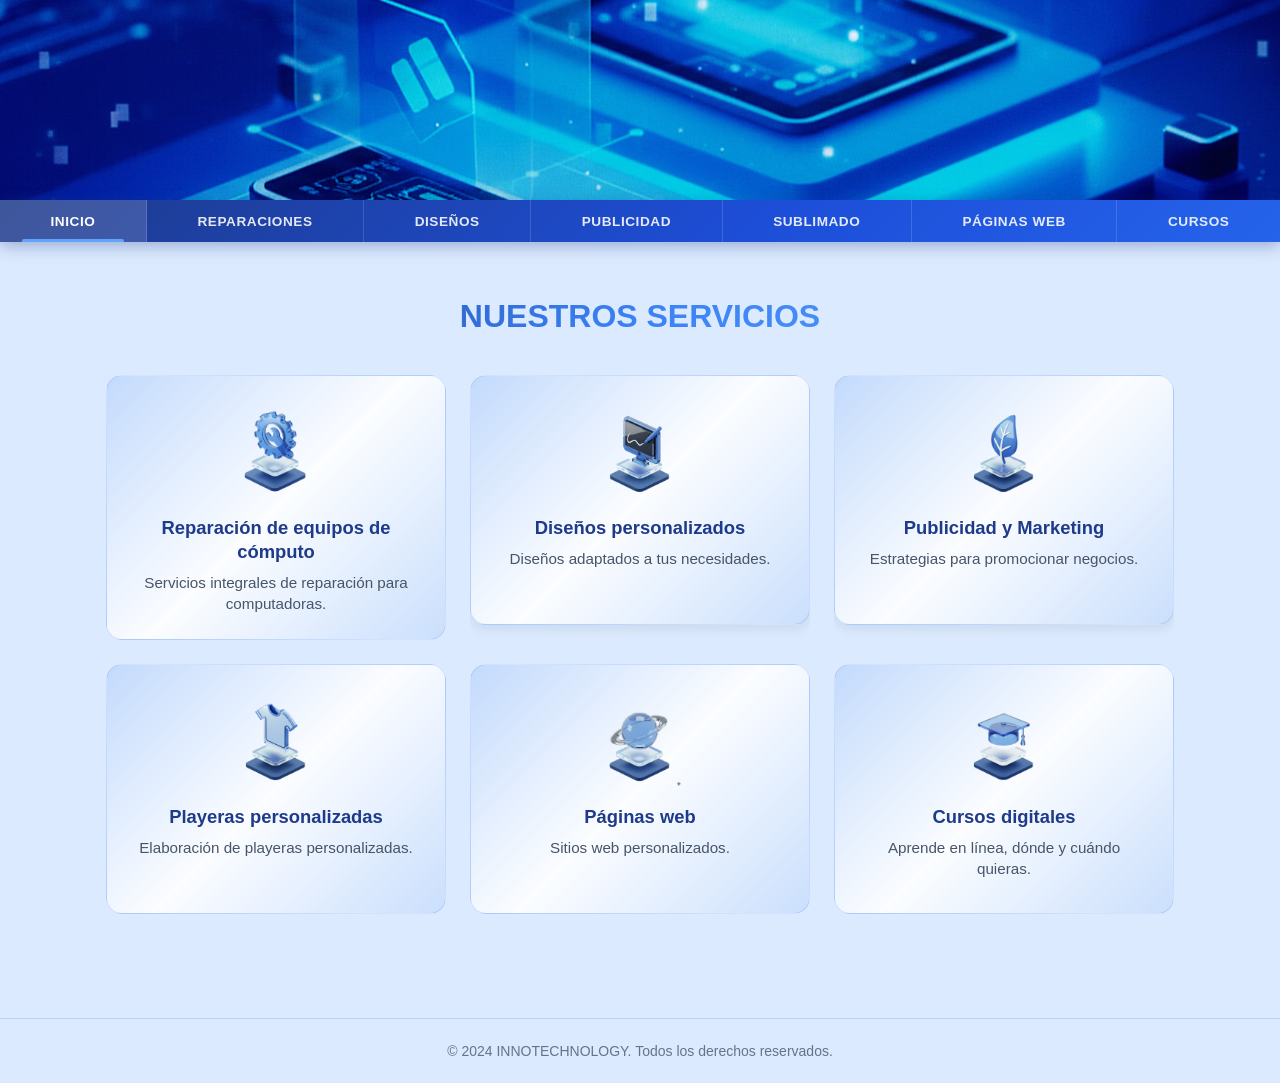
<file: index.html>
<!DOCTYPE html>
<html lang="es">
  <head>
    <meta charset="UTF-8" />
    <meta name="viewport" content="width=device-width, initial-scale=1.0" />
    <title>Innotechnology</title>
    <style>
      /* ===========================
         RESET BÁSICO
         =========================== */
      *, *::before, *::after {
        margin: 0;
        padding: 0;
        box-sizing: border-box;
      }

      html, body {
        height: 100%;
        width: 100%;
        scroll-behavior: smooth;
      }

      body {
        font-family: Arial, Helvetica, sans-serif;
        background: #ffffff;
        color: #333;
        overflow-x: hidden;
      }

      a {
        text-decoration: none;
        color: inherit;
      }

      img {
        display: block;
        max-width: 100%;
      }

      /* ===========================
         CONTENEDOR PRINCIPAL
         =========================== */
      .contenedor-principal {
        min-height: 100vh;
        width: 100%;
        background: #dbeafe;
      }

      /* ===========================
         HEADER
         =========================== */
      .header-principal {
        height: 200px;
        width: 100%;
        overflow: hidden;
        background-size: cover;
        background-position: center;
        display: block;
      }

      /* ===========================
         NAV DE SERVICIOS
         =========================== */
      .nav-servicios {
        width: 100%;
        background: linear-gradient(135deg, #1e3a8a 0%, #1d4ed8 60%, #2563eb 100%);
        display: flex;
        flex-wrap: nowrap;
        overflow-x: auto;
        gap: 0;
        padding: 0;
        scrollbar-width: none;
        -ms-overflow-style: none;
        box-shadow: 0 4px 16px rgba(30, 58, 138, 0.35);
      }

      .nav-servicios::-webkit-scrollbar {
        display: none;
      }

      .nav-btn {
        flex: 1 0 auto;
        min-width: max-content;
        padding: 0.75rem 1.1rem;
        font-size: 0.78rem;
        font-weight: 700;
        color: rgba(255, 255, 255, 0.88);
        text-align: center;
        letter-spacing: 0.04em;
        text-transform: uppercase;
        border-right: 1px solid rgba(255, 255, 255, 0.15);
        transition: background 0.25s ease, color 0.25s ease;
        position: relative;
        white-space: nowrap;
      }

      .nav-btn:last-child {
        border-right: none;
      }

      .nav-btn::after {
        content: '';
        position: absolute;
        bottom: 0;
        left: 50%;
        transform: translateX(-50%) scaleX(0);
        width: 70%;
        height: 3px;
        background: #60a5fa;
        border-radius: 2px 2px 0 0;
        transition: transform 0.25s ease;
      }

      .nav-btn:hover,
      .nav-btn.active {
        background: rgba(255, 255, 255, 0.14);
        color: #ffffff;
      }

      .nav-btn:hover::after,
      .nav-btn.active::after {
        transform: translateX(-50%) scaleX(1);
      }

      @media (min-width: 600px) {
        .nav-btn {
          font-size: 0.85rem;
          padding: 0.85rem 1.4rem;
        }
      }

      /* ===========================
         MAIN CONTENT
         =========================== */
      .main-content {
        padding: 1.5rem 1rem;
        width: 100%;
        max-width: 1200px;
        margin: 0 auto;
      }

      /* ===========================
         TÍTULO SECCIÓN
         =========================== */
      .titulo-seccion {
        text-align: center;
        margin: 2rem 0 2.5rem 0;
      }

      .titulo-servicios {
        font-size: 2rem;
        font-weight: 900;
        background: linear-gradient(135deg, #1e3a8a 0%, #3b82f6 50%, #60a5fa 100%);
        -webkit-background-clip: text;
        -webkit-text-fill-color: transparent;
        background-clip: text;
      }

      /* ===========================
         GRID DE SERVICIOS
         =========================== */
      .grid-servicios {
        display: grid;
        grid-template-columns: 1fr;
        gap: 1.5rem;
        max-width: 1100px;
        margin: 0 auto 3rem auto;
        padding: 0 1rem;
      }

      @media (min-width: 768px) {
        .grid-servicios {
          grid-template-columns: repeat(2, 1fr);
        }
      }

      @media (min-width: 1024px) {
        .grid-servicios {
          grid-template-columns: repeat(3, 1fr);
        }
      }

      /* ===========================
         CARDS — ENTRADA ANIMADA
         =========================== */
      .card-servicio {
        width: 100%;
        border-radius: 1rem;
        overflow: hidden;
        display: block;
        opacity: 0;
        transform: translateY(30px);
        transition: opacity 0.5s ease, transform 0.5s ease;
      }

      .card-servicio.visible {
        opacity: 1;
        transform: translateY(0);
      }

      .card-servicio:nth-child(1) { transition-delay: 0.05s; }
      .card-servicio:nth-child(2) { transition-delay: 0.12s; }
      .card-servicio:nth-child(3) { transition-delay: 0.19s; }
      .card-servicio:nth-child(4) { transition-delay: 0.26s; }
      .card-servicio:nth-child(5) { transition-delay: 0.33s; }
      .card-servicio:nth-child(6) { transition-delay: 0.40s; }

      /* ===========================
         CARD INNER — EFECTO ESPEJO
         =========================== */
      .card-inner {
        position: relative;
        background: linear-gradient(
          135deg,
          rgba(59, 130, 246, 0.15) 0%,
          rgba(255, 255, 255, 0.88) 50%,
          rgba(59, 130, 246, 0.10) 100%
        );
        border-radius: 1rem;
        padding: 1.5rem;
        text-align: center;
        border: 1px solid rgba(59, 130, 246, 0.2);
        box-shadow: 0 4px 12px rgba(0, 0, 0, 0.08);
        min-height: 250px;
        display: flex;
        flex-direction: column;
        align-items: center;
        overflow: hidden;
        transition: transform 0.35s ease, box-shadow 0.35s ease;
      }

      .card-mirror {
        position: absolute;
        top: -60%;
        left: -75%;
        width: 55%;
        height: 200%;
        background: linear-gradient(
          105deg,
          rgba(255, 255, 255, 0)   0%,
          rgba(255, 255, 255, 0.55) 50%,
          rgba(255, 255, 255, 0)   100%
        );
        transform: skewX(-15deg);
        pointer-events: none;
        opacity: 0;
        animation: mirrorSweep 4s ease-in-out infinite;
      }

      @keyframes mirrorSweep {
        0%   { left: -75%; opacity: 0; }
        10%  { opacity: 1; }
        55%  { left: 130%;  opacity: 1; }
        60%  { opacity: 0; }
        100% { left: 130%;  opacity: 0; }
      }

      .card-servicio:nth-child(1) .card-mirror { animation-delay: 0s;    }
      .card-servicio:nth-child(2) .card-mirror { animation-delay: 0.65s; }
      .card-servicio:nth-child(3) .card-mirror { animation-delay: 1.30s; }
      .card-servicio:nth-child(4) .card-mirror { animation-delay: 1.95s; }
      .card-servicio:nth-child(5) .card-mirror { animation-delay: 2.60s; }
      .card-servicio:nth-child(6) .card-mirror { animation-delay: 3.25s; }

      .card-servicio:hover .card-inner {
        transform: translateY(-8px) scale(1.02);
        box-shadow: 0 12px 30px rgba(30, 58, 138, 0.18);
      }

      .card-servicio:hover .card-mirror {
        animation-duration: 1.2s;
      }

      /* ===========================
         CONTENIDO INTERNO DE CARD
         =========================== */
      .card-imagen {
        width: 100px;
        height: 100px;
        margin-bottom: 1rem;
        object-fit: contain;
        position: relative;
        z-index: 1;
      }

      .card-titulo {
        font-size: 1.15rem;
        font-weight: 800;
        color: #1e3a8a;
        margin-bottom: 0.5rem;
        line-height: 1.3;
        position: relative;
        z-index: 1;
      }

      .card-descripcion {
        font-size: 0.95rem;
        color: #475569;
        line-height: 1.4;
        position: relative;
        z-index: 1;
      }

      /* ===========================
         BANNER CARRUSEL
         =========================== */
      .banner-container {
        position: relative;
        width: 100%;
        max-width: 1100px;
        height: 180px;
        margin: 2rem auto 0.5rem auto;
        border-radius: 12px;
        overflow: hidden;
        box-shadow: 0 4px 12px rgba(0, 0, 0, 0.1);
      }

      @media (min-width: 768px)  { .banner-container { height: 280px; } }
      @media (min-width: 1024px) { .banner-container { height: 350px; } }

      .banner-slide {
        position: absolute;
        inset: 0;
        background-size: contain;
        background-position: center;
        background-repeat: no-repeat;
        background-color: rgba(219, 234, 254, 0.1);
        opacity: 0;
        transition: opacity 1s ease-in-out;
      }

      .banner-slide.active { opacity: 1; }

      /* ===========================
         BOTONES
         =========================== */
      .botones-container {
        display: flex;
        flex-wrap: wrap;
        justify-content: center;
        gap: 1rem;
        margin: 0.8rem auto 3rem auto;
        max-width: 1100px;
        padding: 0 1rem;
      }

      .boton {
        display: inline-flex;
        align-items: center;
        justify-content: center;
        gap: 0.5rem;
        padding: 0.9rem 1.8rem;
        font-size: 1rem;
        font-weight: 700;
        color: white;
        border-radius: 10px;
        transition: all 0.3s ease;
        box-shadow: 0 6px 20px rgba(0, 0, 0, 0.2);
        cursor: pointer;
      }

      .boton:hover {
        transform: translateY(-4px);
        box-shadow: 0 10px 30px rgba(0, 0, 0, 0.3);
      }

      .boton-icono { font-size: 1.3rem; }

      .boton-bots {
        background: linear-gradient(135deg, #2563eb 0%, #3b82f6 100%);
      }
      .boton-bots:hover {
        background: linear-gradient(135deg, #1d4ed8 0%, #2563eb 100%);
      }

      .boton-whatsapp {
        background: linear-gradient(135deg, #25d366 0%, #128c7e 100%);
      }
      .boton-whatsapp:hover {
        background: linear-gradient(135deg, #20ba5a 0%, #0e7a6a 100%);
      }

      /* ===========================
         VIDEO
         =========================== */
      .video-container {
        max-width: 1100px;
        margin: 0 auto 3rem auto;
        padding: 0 1rem;
      }

      .video-responsive {
        position: relative;
        padding-bottom: 56.25%;
        height: 0;
        overflow: hidden;
        border-radius: 12px;
        box-shadow: 0 4px 12px rgba(0, 0, 0, 0.1);
      }

      .video-responsive iframe,
      .video-block {
        position: absolute;
        inset: 0;
        width: 100%;
        height: 100%;
        border: 0;
        border-radius: 12px;
      }

      /* ===========================
         FOOTER
         =========================== */
      .footer-principal,
      footer {
        text-align: center;
        padding: 1.5rem;
        font-size: 0.875rem;
        color: #64748b;
        border-top: 1px solid rgba(59, 130, 246, 0.2);
        background: #dbeafe;
        margin-top: 2rem;
      }
    </style>
  </head>
  <body>
    <div class="contenedor-principal">

      <!-- HEADER -->
      <header
        class="header-principal"
        style="
          background-image: url(Multimediaindex/header.png);
          background-size: cover;
          background-position: center;
        "
      ></header>

      <!-- NAV -->
      <nav class="nav-servicios">
              <a href="index.html" class="nav-btn active">Inicio</a>
      <a href="serviciosreparacion.html" class="nav-btn">Reparaciones</a>
        <a href="Diseñospersonalizados.html" class="nav-btn">Diseños</a>
        <a href="Publicidadymarketing.html"  class="nav-btn">Publicidad</a>
        <a href="Sublidadoplayeras.html"     class="nav-btn">Sublimado</a>
        <a href="Páginasweb.html"            class="nav-btn">Páginas web</a>
        <a href="Cursosdigitales.html"       class="nav-btn">Cursos</a>
      </nav>

      <!-- MAIN -->
      <main class="main-content">

        <!-- TÍTULO -->
        <div class="titulo-seccion">
          <h2 class="titulo-servicios">NUESTROS SERVICIOS</h2>
        </div>

        <!-- GRID DE SERVICIOS -->
        <div class="grid-servicios">

          <a href="serviciosreparacion.html" class="card-servicio">
            <div class="card-inner">
              <div class="card-mirror"></div>
              <img src="Multimediaindex/Reparacionespc.png" alt="Reparaciones" class="card-imagen" loading="lazy" />
              <h3 class="card-titulo">Reparación de equipos de cómputo</h3>
              <p class="card-descripcion">Servicios integrales de reparación para computadoras.</p>
            </div>
          </a>

          <a href="Diseñospersonalizados.html" class="card-servicio">
            <div class="card-inner">
              <div class="card-mirror"></div>
              <img src="Multimediaindex/Diseñosperzonalizados.png" alt="Diseños" class="card-imagen" loading="lazy" />
              <h3 class="card-titulo">Diseños personalizados</h3>
              <p class="card-descripcion">Diseños adaptados a tus necesidades.</p>
            </div>
          </a>

          <a href="Publicidadymarketing.html" class="card-servicio">
            <div class="card-inner">
              <div class="card-mirror"></div>
              <img src="Multimediaindex/Publicidadymarketing.png" alt="Publicidad" class="card-imagen" loading="lazy" />
              <h3 class="card-titulo">Publicidad y Marketing</h3>
              <p class="card-descripcion">Estrategias para promocionar negocios.</p>
            </div>
          </a>

          <a href="Sublidadoplayeras.html" class="card-servicio">
            <div class="card-inner">
              <div class="card-mirror"></div>
              <img src="Multimediaindex/Playerassublimadas.png" alt="Sublimado" class="card-imagen" loading="lazy" />
              <h3 class="card-titulo">Playeras personalizadas</h3>
              <p class="card-descripcion">Elaboración de playeras personalizadas.</p>
            </div>
          </a>

          <a href="Páginasweb.html" class="card-servicio">
            <div class="card-inner">
              <div class="card-mirror"></div>
              <img src="Multimediaindex/Paginasweb.png" alt="Páginas web" class="card-imagen" loading="lazy" />
              <h3 class="card-titulo">Páginas web</h3>
              <p class="card-descripcion">Sitios web personalizados.</p>
            </div>
          </a>

          <a href="Cursosdigitales.html" class="card-servicio">
            <div class="card-inner">
              <div class="card-mirror"></div>
              <img src="Multimediaindex/Cursosdigitales.png" alt="Cursos" class="card-imagen" loading="lazy" />
              <h3 class="card-titulo">Cursos digitales</h3>
              <p class="card-descripcion">Aprende en línea, dónde y cuándo quieras.</p>
            </div>
          </a>

        </div>
        <!-- FIN GRID -->

      </main>

      <!-- FOOTER -->
      <footer class="footer-principal">
        &copy; 2024 INNOTECHNOLOGY. Todos los derechos reservados.
      </footer>

    </div>

    <script>
      // Carrusel banner
      const slides = document.querySelectorAll(".banner-slide");
      let current = 0;
      setInterval(() => {
        slides[current].classList.remove("active");
        current = (current + 1) % slides.length;
        slides[current].classList.add("active");
      }, 5000);

      // Animación de entrada de cards al hacer scroll
      const cards = document.querySelectorAll(".card-servicio");
      const observer = new IntersectionObserver((entries) => {
        entries.forEach(entry => {
          if (entry.isIntersecting) {
            entry.target.classList.add("visible");
            observer.unobserve(entry.target);
          }
        });
      }, { threshold: 0.15 });
      cards.forEach(c => observer.observe(c));
    </script>
  </body>
</html>
</file>
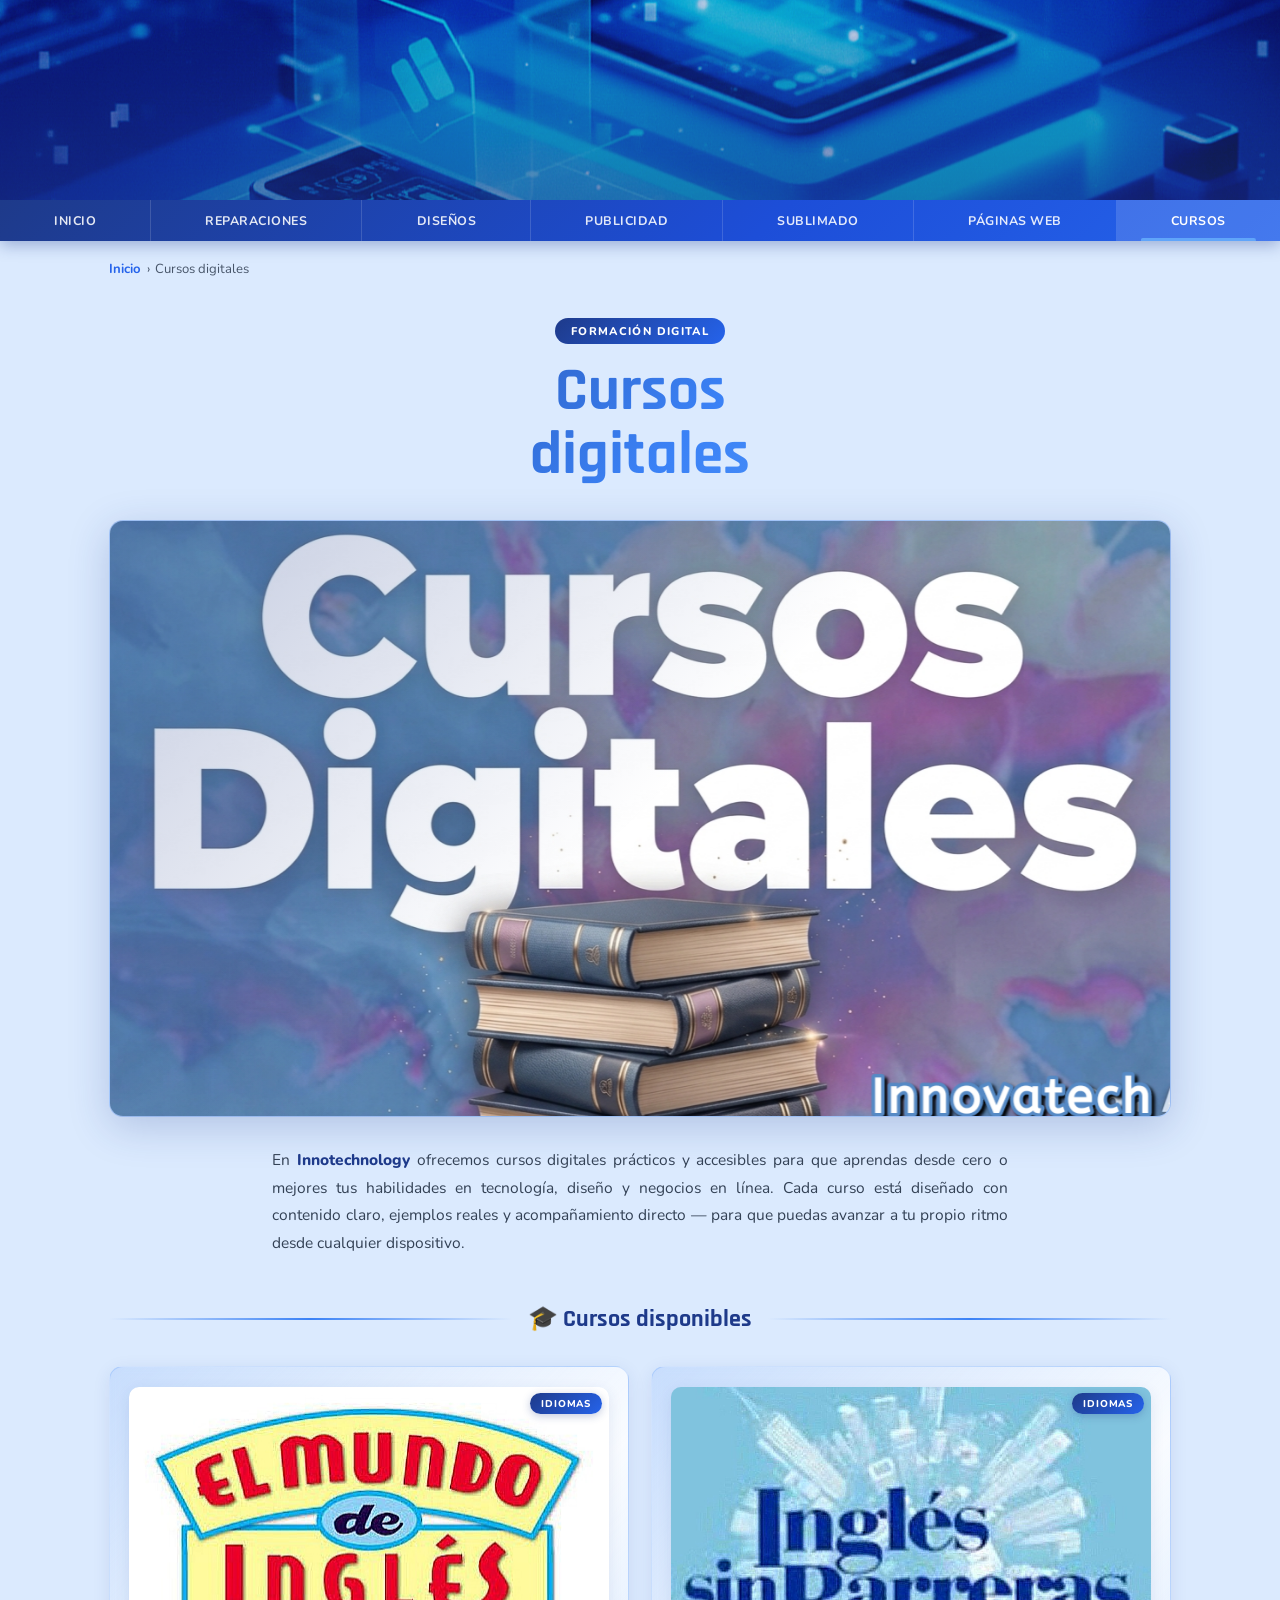
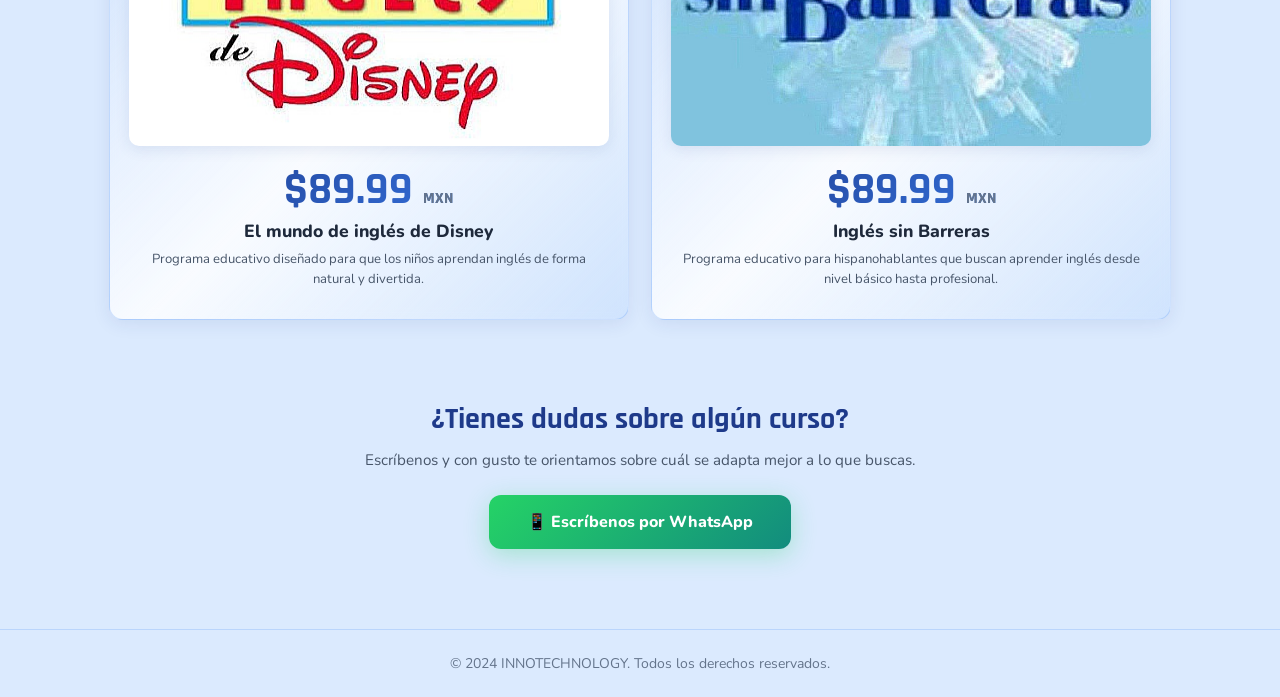
<file: Cursosdigitales.html>
<!DOCTYPE html>
<html lang="es">
<head>
  <meta charset="UTF-8"/>
  <meta name="viewport" content="width=device-width, initial-scale=1.0"/>
  <title>Cursos Digitales – Innotechnology</title>
  <link rel="preconnect" href="https://fonts.googleapis.com"/>
  <link rel="preconnect" href="https://fonts.gstatic.com" crossorigin/>
  <style>
    @import url('https://fonts.googleapis.com/css2?family=Rajdhani:wght@600;700&family=Nunito:wght@400;600;700;800&display=swap');

    :root {
      --az1:#1e3a8a; --az2:#2563eb; --az3:#3b82f6; --az4:#60a5fa;
      --fondo:#dbeafe; --radio:14px;
    }
    *, *::before, *::after { margin:0; padding:0; box-sizing:border-box; }
    html { scroll-behavior:smooth; }
    body { font-family:'Nunito',Arial,sans-serif; background:var(--fondo); color:#1e293b; overflow-x:hidden; }
    a { text-decoration:none; color:inherit; }
    img { display:block; max-width:100%; }

    /* ── HEADER ── */
    .site-header {
      height:200px; width:100%; position:relative; overflow:hidden;
      background:url('Multimediaindex/header.png') center/cover no-repeat;
    }
    .site-header::after {
      content:''; position:absolute; inset:0;
      background:linear-gradient(to bottom,rgba(30,58,138,0.18) 0%,rgba(30,58,138,0.55) 100%);
    }

    /* ── NAV ── */
    .nav-servicios {
      width:100%; background:linear-gradient(135deg,#1e3a8a 0%,#1d4ed8 60%,#2563eb 100%);
      display:flex; flex-wrap:nowrap; overflow-x:auto;
      scrollbar-width:none; -ms-overflow-style:none;
      box-shadow:0 4px 16px rgba(30,58,138,0.35);
    }
    .nav-servicios::-webkit-scrollbar { display:none; }
    .nav-btn {
      flex:1 0 auto; min-width:max-content; padding:0.75rem 1.1rem;
      font-size:0.78rem; font-weight:700; color:rgba(255,255,255,0.88);
      text-align:center; letter-spacing:0.04em; text-transform:uppercase;
      border-right:1px solid rgba(255,255,255,0.15);
      transition:background 0.25s,color 0.25s; position:relative; white-space:nowrap;
    }
    .nav-btn:last-child { border-right:none; }
    .nav-btn.active,.nav-btn:hover { background:rgba(255,255,255,0.14); color:#fff; }
    .nav-btn::after {
      content:''; position:absolute; bottom:0; left:50%;
      transform:translateX(-50%) scaleX(0);
      width:70%; height:3px; background:#60a5fa;
      border-radius:2px 2px 0 0; transition:transform 0.25s;
    }
    .nav-btn:hover::after,.nav-btn.active::after { transform:translateX(-50%) scaleX(1); }

    /* ── BREADCRUMB ── */
    .breadcrumb { max-width:1100px; margin:1.2rem auto 0; padding:0 1.2rem; font-size:0.82rem; color:#475569; }
    .breadcrumb a { color:var(--az2); font-weight:700; }
    .breadcrumb span { margin:0 0.35rem; }

    /* ── HERO — badge + título ── */
    .hero-top {
      max-width:1100px; margin:2.5rem auto 0; padding:0 1.2rem;
      text-align:center; opacity:0; transform:translateY(22px);
      transition:opacity 0.55s ease,transform 0.55s ease;
    }
    .hero-top.visible { opacity:1; transform:translateY(0); }
    .hero-badge {
      display:inline-block;
      background:linear-gradient(135deg,var(--az1),var(--az2));
      color:#fff; font-size:0.7rem; font-weight:800;
      letter-spacing:0.12em; text-transform:uppercase;
      padding:0.35rem 1rem; border-radius:50px; margin-bottom:1rem;
    }
    .hero-titulo {
      font-family:'Rajdhani',sans-serif;
      font-size:clamp(2.2rem,6vw,3.8rem); font-weight:700; line-height:1.05;
      background:linear-gradient(135deg,var(--az1) 0%,var(--az3) 55%,var(--az4) 100%);
      -webkit-background-clip:text; -webkit-text-fill-color:transparent; background-clip:text;
    }

    /* ── IMAGEN PRINCIPAL ── */
    .hero-img-wrap {
      max-width:1100px; margin:2rem auto 0; padding:0 1.2rem;
      opacity:0; transform:translateY(22px);
      transition:opacity 0.55s ease,transform 0.55s ease;
    }
    .hero-img-wrap.visible { opacity:1; transform:translateY(0); }
    .hero-img-inner {
      width:100%; border-radius:var(--radio); overflow:hidden;
      aspect-ratio:16/9; position:relative;
      background:linear-gradient(135deg,rgba(30,58,138,0.18),rgba(59,130,246,0.12));
      border:1px solid rgba(59,130,246,0.25);
      box-shadow:0 10px 40px rgba(30,58,138,0.22);
      display:flex; align-items:center; justify-content:center; min-height:180px;
    }
    .hero-img-inner img { width:100%; height:100%; object-fit:cover; object-position:center; transition:transform 0.7s ease; }
    .hero-img-inner:hover img { transform:scale(1.03); }
    .hero-img-inner::before {
      content:''; position:absolute; inset:0; z-index:1;
      background:linear-gradient(135deg,rgba(30,58,138,0.28) 0%,transparent 50%);
      pointer-events:none;
    }
    .hero-foto-placeholder { display:flex; flex-direction:column; align-items:center; gap:0.6rem; color:var(--az2); font-weight:700; font-size:0.9rem; }
    .hero-foto-placeholder .ip-icon { font-size:3.5rem; opacity:0.4; }

    /* ── DESCRIPCIÓN ── */
    .descripcion-wrap {
      max-width:780px; margin:1.8rem auto 0; padding:0 1.4rem;
      opacity:0; transform:translateY(20px);
      transition:opacity 0.5s ease,transform 0.5s ease;
    }
    .descripcion-wrap.visible { opacity:1; transform:translateY(0); }
    .descripcion-wrap p { font-size:0.97rem; color:#334155; line-height:1.78; text-align:justify; }
    .descripcion-wrap strong { color:var(--az1); font-weight:800; }

    /* ── DIVISOR ── */
    .divisor { max-width:1100px; margin:3rem auto 0; padding:0 1.2rem; display:flex; align-items:center; gap:1rem; }
    .divisor-linea { flex:1; height:2px; background:linear-gradient(to right,transparent,var(--az3),transparent); }
    .divisor-titulo { font-family:'Rajdhani',sans-serif; font-size:1.5rem; font-weight:700; color:var(--az1); white-space:nowrap; }

    /* ── CARDS DE CURSOS ── */
    .cursos-grid { max-width:1100px; margin:2rem auto 3rem; padding:0 1.2rem; display:grid; grid-template-columns:1fr; gap:1.4rem; }
    @media(min-width:640px){ .cursos-grid { grid-template-columns:repeat(2,1fr); } }

    .curso-card {
      border-radius:var(--radio); overflow:hidden; position:relative;
      background:linear-gradient(135deg, rgba(59,130,246,0.12) 0%, rgba(255,255,255,0.82) 55%, rgba(96,165,250,0.09) 100%);
      border:1px solid rgba(59,130,246,0.20); backdrop-filter:blur(6px);
      box-shadow:0 4px 18px rgba(30,58,138,0.09);
      opacity:0; transform:translateY(28px);
      transition:opacity 0.45s ease, transform 0.45s ease, box-shadow 0.3s;
      display:flex; flex-direction:column;
    }
    .curso-card.visible { opacity:1; transform:translateY(0); }
    .curso-card:nth-child(1){ transition-delay:0.05s; }
    .curso-card:nth-child(2){ transition-delay:0.13s; }
    .curso-card:hover { box-shadow:0 10px 30px rgba(30,58,138,0.16); }

    /* Efecto espejo */
    .curso-card::before {
      content:''; position:absolute; top:-60%; left:-75%; width:55%; height:200%;
      background:linear-gradient(105deg,rgba(255,255,255,0) 0%,rgba(255,255,255,0.50) 50%,rgba(255,255,255,0) 100%);
      transform:skewX(-15deg); pointer-events:none;
      animation:mirrorC 5s ease-in-out infinite; z-index:0;
    }
    .curso-card:nth-child(1)::before { animation-delay:0s; }
    .curso-card:nth-child(2)::before { animation-delay:2.5s; }
    @keyframes mirrorC { 0%{left:-75%;opacity:0;}8%{opacity:1;}52%{left:130%;opacity:1;}58%{opacity:0;}100%{left:130%;opacity:0;} }

    .curso-img-wrap { width:100%; position:relative; z-index:1; padding:1.2rem 1.2rem 0.6rem; }
    .curso-img-inner {
      width:100%; aspect-ratio:4/3; border-radius:10px; overflow:hidden;
      background:linear-gradient(135deg,rgba(30,58,138,0.10),rgba(59,130,246,0.08));
      box-shadow:0 4px 14px rgba(30,58,138,0.10); position:relative;
    }
    .curso-img-inner img { width:100%; height:100%; object-fit:cover; object-position:center; display:block; transition:transform 0.5s ease; }
    .curso-card:hover .curso-img-inner img { transform:scale(1.04); }

    .curso-img-placeholder {
      width:100%; height:100%; display:flex; flex-direction:column;
      align-items:center; justify-content:center;
      gap:0.5rem; color:var(--az3); font-size:0.82rem; font-weight:700; padding:1.5rem; text-align:center;
    }
    .curso-img-placeholder .ph-icon { font-size:3.5rem; opacity:0.28; }
    .curso-img-placeholder code { font-size:0.7rem; color:#94a3b8; }

    .curso-etiqueta {
      position:absolute; top:1.6rem; right:1.6rem; z-index:2;
      font-size:0.62rem; font-weight:800; letter-spacing:0.08em;
      text-transform:uppercase; padding:0.22rem 0.7rem; border-radius:20px;
      background:linear-gradient(135deg,var(--az1),var(--az2));
      color:#fff; box-shadow:0 2px 8px rgba(30,58,138,0.28);
    }

    .curso-body {
      padding:0.8rem 1.4rem 1.8rem; text-align:center; position:relative; z-index:1;
      display:flex; flex-direction:column; gap:0.45rem;
    }
    .curso-precio {
      font-family:'Rajdhani',sans-serif; font-size:2.8rem; font-weight:700; line-height:1;
      background:linear-gradient(135deg,var(--az1),var(--az3));
      -webkit-background-clip:text; -webkit-text-fill-color:transparent; background-clip:text;
    }
    .curso-precio-unidad { font-size:1rem; -webkit-text-fill-color:#64748b; color:#64748b; }
    .curso-titulo { font-size:1.1rem; font-weight:800; color:#1e293b; line-height:1.3; }
    .curso-desc { font-size:0.82rem; color:#475569; line-height:1.5; text-align:center; }

    /* ── CTA FINAL ── */
    .cta-final {
      max-width:1100px; margin:1rem auto 3rem; padding:2rem 1.5rem; text-align:center;
      opacity:0; transform:translateY(20px);
      transition:opacity 0.5s ease,transform 0.5s ease;
    }
    .cta-final.visible { opacity:1; transform:translateY(0); }
    .cta-titulo { font-family:'Rajdhani',sans-serif; font-size:1.9rem; font-weight:700; color:var(--az1); margin-bottom:0.6rem; }
    .cta-sub { font-size:0.95rem; color:#475569; margin-bottom:1.4rem; line-height:1.6; }
    .btn-wa-grande {
      display:inline-flex; align-items:center; gap:0.7rem;
      padding:1rem 2.4rem; border-radius:12px; border:none; cursor:pointer;
      font-size:1rem; font-weight:800; font-family:inherit;
      background:linear-gradient(135deg,#25d366,#128c7e); color:#fff;
      box-shadow:0 6px 24px rgba(37,211,102,0.30);
      transition:transform 0.25s,box-shadow 0.25s;
    }
    .btn-wa-grande:hover { transform:translateY(-4px); box-shadow:0 12px 32px rgba(37,211,102,0.38); }

    /* ── FOOTER ── */
    footer {
      text-align:center; padding:1.5rem; font-size:0.875rem; color:#64748b;
      border-top:1px solid rgba(59,130,246,0.2); background:var(--fondo);
    }

    /* ── FADE-IN ── */
    .fade-in { opacity:0; transform:translateY(22px); transition:opacity 0.5s ease,transform 0.5s ease; }
    .fade-in.visible { opacity:1; transform:translateY(0); }
  </style>
</head>
<body>

  <!-- HEADER -->
  <header class="site-header"></header>

  <!-- NAV -->
  <nav class="nav-servicios">
          <a href="index.html" class="nav-btn">Inicio</a>
      <a href="serviciosreparacion.html"   class="nav-btn">Reparaciones</a>
    <a href="Diseñospersonalizados.html" class="nav-btn">Diseños</a>
    <a href="Publicidadymarketing.html"  class="nav-btn">Publicidad</a>
    <a href="Sublidadoplayeras.html"     class="nav-btn">Sublimado</a>
    <a href="Páginasweb.html"            class="nav-btn">Páginas web</a>
    <a href="Cursosdigitales.html"       class="nav-btn active">Cursos</a>
  </nav>

  <p class="breadcrumb">
    <a href="index.html">Inicio</a><span>›</span>Cursos digitales
  </p>

  <!-- BADGE + TÍTULO -->
  <div class="hero-top">
    <span class="hero-badge">Formación Digital</span>
    <h1 class="hero-titulo">Cursos<br/>digitales</h1>
  </div>

  <!-- IMAGEN PRINCIPAL -->
  <div class="hero-img-wrap">
    <div class="hero-img-inner">
      <img
        src="imagenessegmentocursos/iniciocursos.png"
        alt="Cursos digitales Innotechnology"
        loading="lazy"
        onerror="this.style.display='none'; this.parentNode.querySelector('.hero-foto-placeholder').style.display='flex';"
      />
      <div class="hero-foto-placeholder" style="display:none;">
        <span class="ip-icon">🎓</span>
        <span>Agrega tu foto:<br/><code>imagenessegmentocursos/iniciocursos.png</code></span>
      </div>
    </div>
  </div>

  <!-- DESCRIPCIÓN -->
  <div class="descripcion-wrap">
    <p>
      En <strong>Innotechnology</strong> ofrecemos cursos digitales prácticos y accesibles
      para que aprendas desde cero o mejores tus habilidades en tecnología, diseño y negocios en línea.
      Cada curso está diseñado con contenido claro, ejemplos reales y acompañamiento directo —
      para que puedas avanzar a tu propio ritmo desde cualquier dispositivo.
    </p>
  </div>

  <!-- CURSOS -->
  <div class="divisor">
    <div class="divisor-linea"></div>
    <h2 class="divisor-titulo">🎓 Cursos disponibles</h2>
    <div class="divisor-linea"></div>
  </div>

  <div class="cursos-grid">

    <!-- CURSO 1 -->
    <div class="curso-card">
      <span class="curso-etiqueta">Idiomas</span>
      <div class="curso-img-wrap">
        <div class="curso-img-inner">
          <img
            src="imagenessegmentocursos/curso1.png"
            alt="El mundo de inglés de Disney"
            loading="lazy"
            onerror="this.style.display='none'; this.parentNode.querySelector('.curso-img-placeholder').style.display='flex';"
          />
          <div class="curso-img-placeholder" style="display:none;">
            <span class="ph-icon">🖼️</span>
            <span>Imagen del curso</span>
            <code>imagenessegmentocursos/curso1.png</code>
          </div>
        </div>
      </div>
      <div class="curso-body">
        <div class="curso-precio">$89.99 <span class="curso-precio-unidad">MXN</span></div>
        <div class="curso-titulo">El mundo de inglés de Disney</div>
        <div class="curso-desc">Programa educativo diseñado para que los niños aprendan inglés de forma natural y divertida.</div>
      </div>
    </div>

    <!-- CURSO 2 -->
    <div class="curso-card">
      <span class="curso-etiqueta">Idiomas</span>
      <div class="curso-img-wrap">
        <div class="curso-img-inner">
          <img
            src="imagenessegmentocursos/curso2.png"
            alt="Inglés sin Barreras"
            loading="lazy"
            onerror="this.style.display='none'; this.parentNode.querySelector('.curso-img-placeholder').style.display='flex';"
          />
          <div class="curso-img-placeholder" style="display:none;">
            <span class="ph-icon">🖼️</span>
            <span>Imagen del curso</span>
            <code>imagenessegmentocursos/curso2.png</code>
          </div>
        </div>
      </div>
      <div class="curso-body">
        <div class="curso-precio">$89.99 <span class="curso-precio-unidad">MXN</span></div>
        <div class="curso-titulo">Inglés sin Barreras</div>
        <div class="curso-desc">Programa educativo para hispanohablantes que buscan aprender inglés desde nivel básico hasta profesional.</div>
      </div>
    </div>

  </div>
  <!-- FIN CURSOS -->

  <!-- CTA -->
  <div class="cta-final">
    <div class="cta-titulo">¿Tienes dudas sobre algún curso?</div>
    <p class="cta-sub">Escríbenos y con gusto te orientamos sobre cuál se adapta mejor a lo que buscas.</p>
    <button class="btn-wa-grande"
      onclick="window.open('https://wa.me/524791449771?text='+encodeURIComponent('Hola! Me interesan los cursos digitales de Innotechnology. ¿Me pueden dar más información?'),'_blank')">
      📱 Escríbenos por WhatsApp
    </button>
  </div>

  <footer>&copy; 2024 INNOTECHNOLOGY. Todos los derechos reservados.</footer>

  <script>
    const obs = new IntersectionObserver((entries) => {
      entries.forEach(e => {
        if (e.isIntersecting) { e.target.classList.add('visible'); obs.unobserve(e.target); }
      });
    }, { threshold: 0.12 });

    document.querySelectorAll(
      '.hero-top, .hero-img-wrap, .descripcion-wrap, .curso-card, .cta-final, .fade-in'
    ).forEach(el => obs.observe(el));

    function inscribirWA(curso) {
      const msg = encodeURIComponent(
        `Hola! Me interesa el *${curso}* de Innotechnology.\n¿Me pueden dar más información sobre el contenido y el precio?`
      );
      window.open('https://wa.me/524791449771?text=' + msg, '_blank');
    }
  </script>

</body>
</html>
</file>
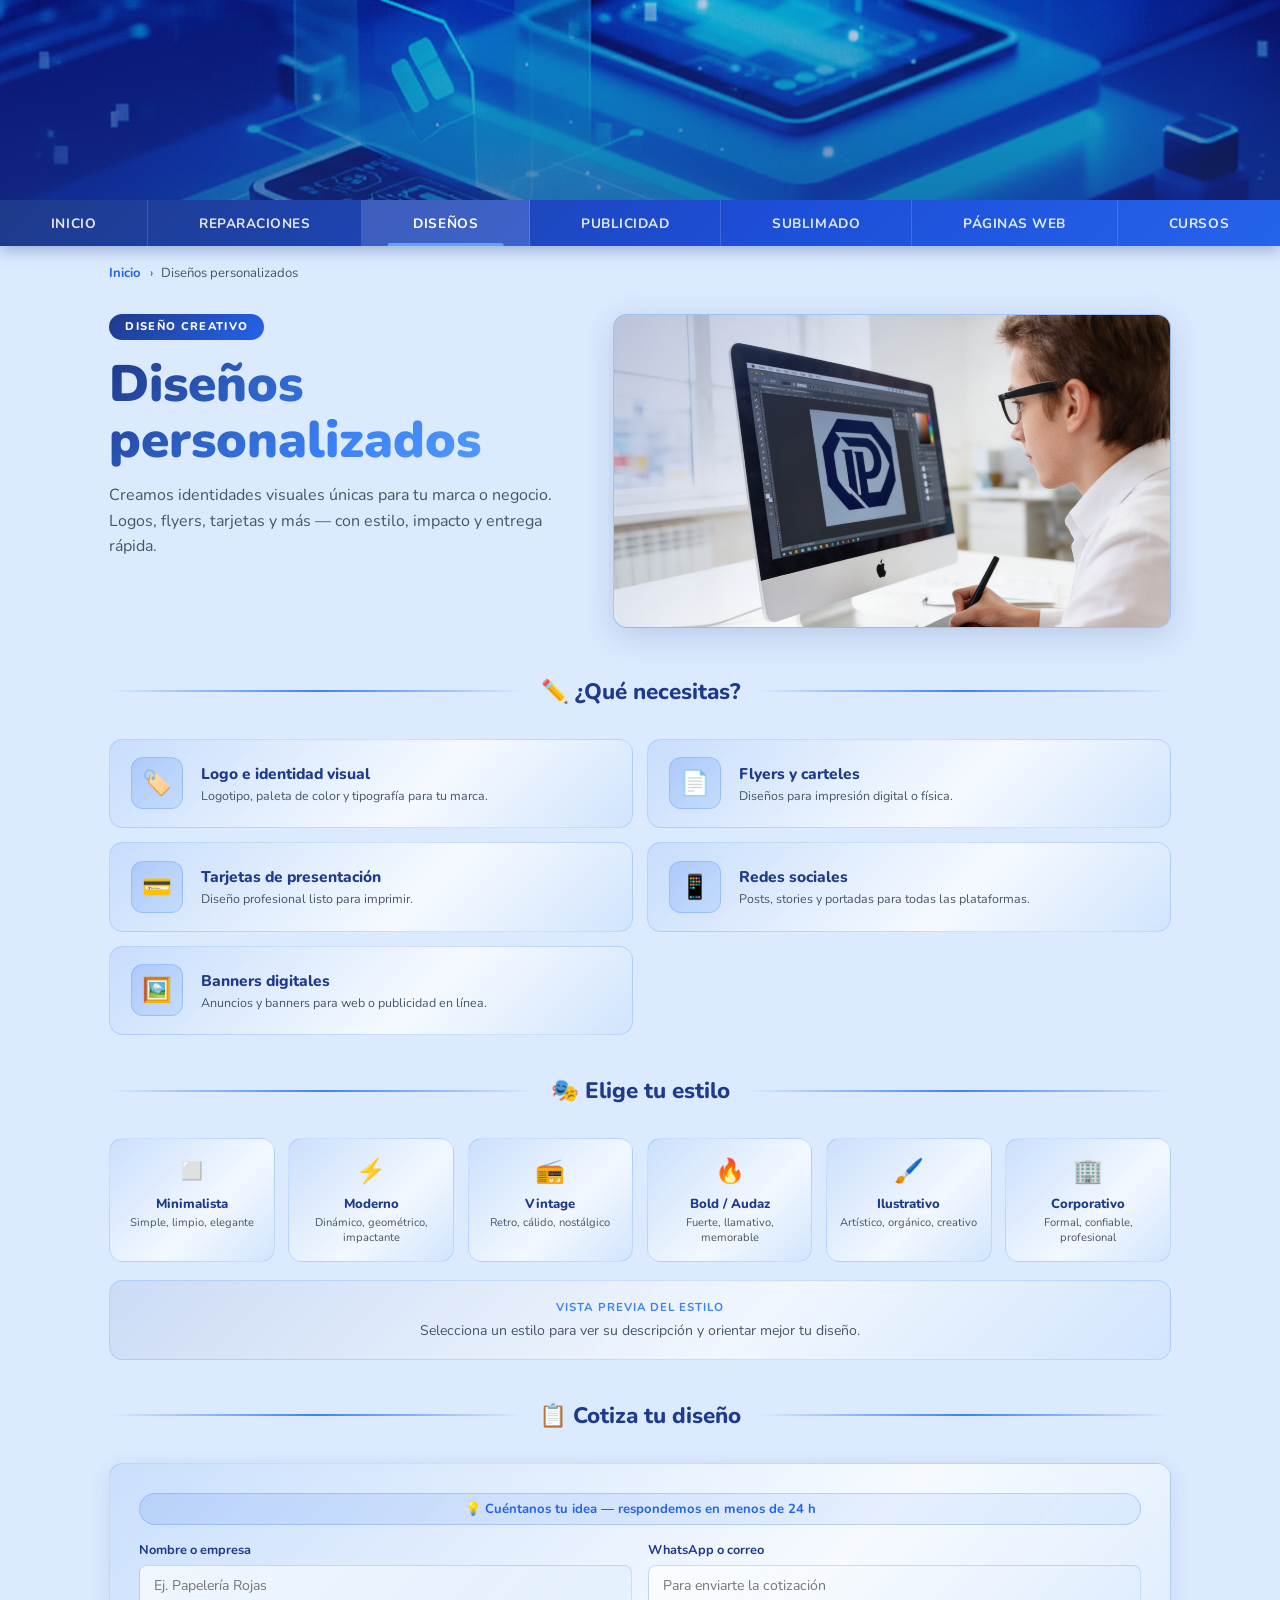
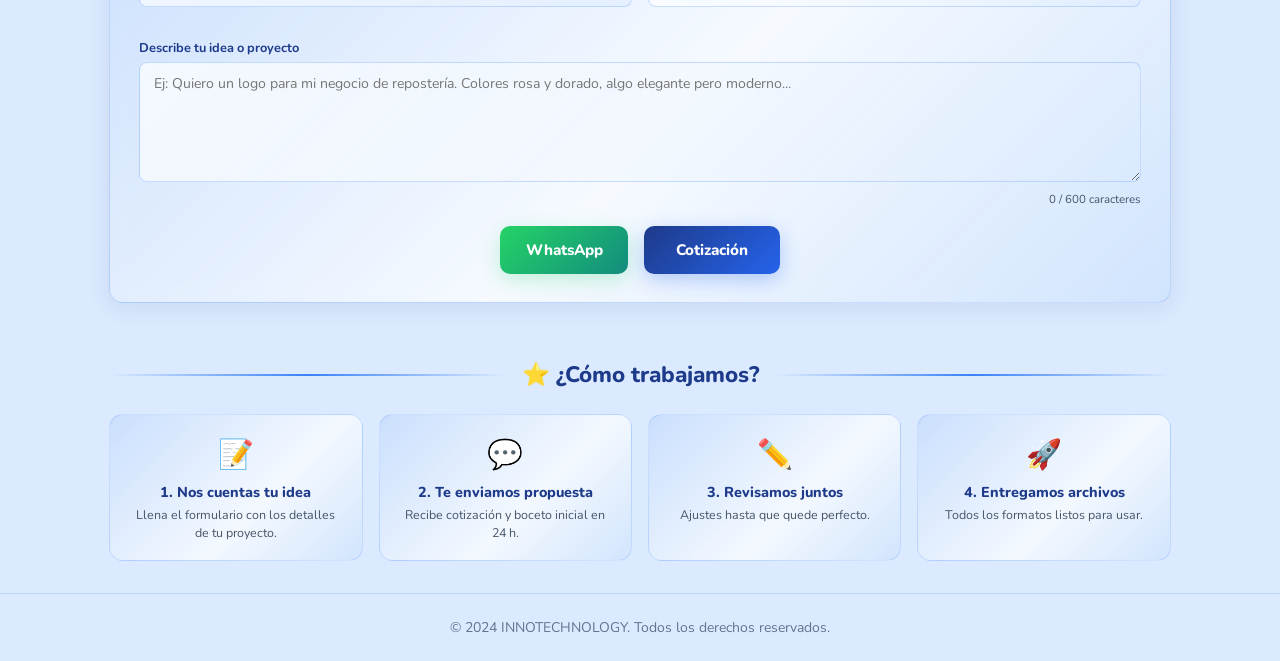
<file: Diseñospersonalizados.html>
<!DOCTYPE html>
<html lang="es">
  <head>
    <meta charset="UTF-8" />
    <meta name="viewport" content="width=device-width, initial-scale=1.0" />
    <title>Diseños Personalizados – Innotechnology</title>
    <link rel="preconnect" href="https://fonts.googleapis.com" />
    <link rel="preconnect" href="https://fonts.gstatic.com" crossorigin />
    <style>
      @import url('https://fonts.googleapis.com/css2?family=Rajdhani:wght@600;700&family=Nunito:wght@400;600;700;800&display=swap');

      :root {
        --az1: #1e3a8a;
        --az2: #2563eb;
        --az3: #3b82f6;
        --az4: #60a5fa;
        --fondo: #dbeafe;
        --radio: 14px;
      }

      *, *::before, *::after { margin: 0; padding: 0; box-sizing: border-box; }
      html { scroll-behavior: smooth; }
      a { text-decoration: none; color: inherit; }
      img { display: block; max-width: 100%; }

      body {
        font-family: 'Nunito', Arial, sans-serif;
        background: var(--fondo);
        color: #1e293b;
        overflow-x: hidden;
      }

      /* ── HEADER ── */
      .site-header {
        height: 200px; width: 100%;
        background: url('Multimediaindex/header.png') center / cover no-repeat;
        position: relative;
      }
      .site-header::after {
        content: ''; position: absolute; inset: 0;
        background: linear-gradient(to bottom, rgba(30,58,138,0.18) 0%, rgba(30,58,138,0.55) 100%);
      }

      /* ── NAV ── */
      .nav-servicios {
        width: 100%;
        background: linear-gradient(135deg, #1e3a8a 0%, #1d4ed8 60%, #2563eb 100%);
        display: flex; flex-wrap: nowrap; overflow-x: auto;
        scrollbar-width: none; -ms-overflow-style: none;
        box-shadow: 0 4px 16px rgba(30,58,138,0.35);
      }
      .nav-servicios::-webkit-scrollbar { display: none; }
      .nav-btn {
        flex: 1 0 auto; min-width: max-content; padding: 0.75rem 1.1rem;
        font-size: 0.78rem; font-weight: 700; color: rgba(255,255,255,0.88);
        text-align: center; letter-spacing: 0.04em; text-transform: uppercase;
        border-right: 1px solid rgba(255,255,255,0.15);
        transition: background 0.25s, color 0.25s; position: relative; white-space: nowrap;
      }
      .nav-btn:last-child { border-right: none; }
      .nav-btn.active, .nav-btn:hover { background: rgba(255,255,255,0.14); color: #fff; }
      .nav-btn::after {
        content: ''; position: absolute; bottom: 0; left: 50%;
        transform: translateX(-50%) scaleX(0);
        width: 70%; height: 3px; background: #60a5fa;
        border-radius: 2px 2px 0 0; transition: transform 0.25s;
      }
      .nav-btn:hover::after, .nav-btn.active::after { transform: translateX(-50%) scaleX(1); }
      @media (min-width: 600px) { .nav-btn { font-size: 0.85rem; padding: 0.85rem 1.4rem; } }

      /* ── BREADCRUMB ── */
      .breadcrumb { max-width: 1100px; margin: 1.1rem auto 0; padding: 0 1.2rem; font-size: 0.82rem; color: #475569; }
      .breadcrumb a { color: var(--az2); font-weight: 700; }
      .breadcrumb span { margin: 0 0.35rem; }

      /* ── HERO ── */
      .hero {
        max-width: 1100px; margin: 2rem auto 0; padding: 0 1.2rem;
        display: flex; flex-direction: column; align-items: center; gap: 2rem;
      }
      .hero-texto { text-align: center; }
      .hero-badge {
        display: inline-block;
        background: linear-gradient(135deg, var(--az1), var(--az2));
        color: #fff; font-size: 0.7rem; font-weight: 800;
        letter-spacing: 0.12em; text-transform: uppercase;
        padding: 0.35rem 1rem; border-radius: 50px; margin-bottom: 1rem;
      }
      .hero-titulo {
        font-size: clamp(1.8rem, 5vw, 3.2rem); font-weight: 900; line-height: 1.1;
        background: linear-gradient(135deg, var(--az1) 0%, var(--az3) 55%, var(--az4) 100%);
        -webkit-background-clip: text; -webkit-text-fill-color: transparent; background-clip: text;
        margin-bottom: 0.9rem;
      }
      .hero-subtitulo { font-size: 1rem; color: #475569; max-width: 520px; margin: 0 auto; line-height: 1.6; }
      .hero-foto-wrap {
        width: 100%; max-width: 680px; border-radius: var(--radio); overflow: hidden;
        aspect-ratio: 16 / 9; position: relative;
        background: linear-gradient(135deg, rgba(30,58,138,0.18) 0%, rgba(59,130,246,0.12) 100%);
        border: 1px solid rgba(59,130,246,0.25);
        box-shadow: 0 8px 32px rgba(30,58,138,0.18);
        display: flex; align-items: center; justify-content: center;
      }
      .hero-foto-wrap img { width: 100%; height: 100%; object-fit: cover; transition: transform 0.6s ease; }
      .hero-foto-wrap:hover img { transform: scale(1.04); }
      .hero-foto-wrap::before {
        content: ''; position: absolute; inset: 0; z-index: 1;
        background: linear-gradient(135deg, rgba(30,58,138,0.3) 0%, transparent 55%);
        pointer-events: none;
      }
      .hero-foto-placeholder { display: flex; flex-direction: column; align-items: center; gap: 0.6rem; color: var(--az2); font-weight: 700; font-size: 0.9rem; }
      .hero-foto-placeholder .icono-placeholder { font-size: 3rem; opacity: 0.4; }
      @media (min-width: 768px) {
        .hero { flex-direction: row; align-items: flex-start; gap: 2.5rem; }
        .hero-texto { text-align: left; flex: 1; }
        .hero-subtitulo { margin: 0; }
        .hero-foto-wrap { flex: 1.2; }
      }

      /* ── DIVISOR ── */
      .divisor { max-width: 1100px; margin: 3rem auto 0; padding: 0 1.2rem; display: flex; align-items: center; gap: 1rem; }
      .divisor-linea { flex: 1; height: 2px; background: linear-gradient(to right, transparent, var(--az3), transparent); }
      .divisor-titulo { font-size: 1.4rem; font-weight: 800; color: var(--az1); white-space: nowrap; }

      /* ── TIPOS DE DISEÑO ── */
      .tipos-grid { max-width: 1100px; margin: 2rem auto 0; padding: 0 1.2rem; display: grid; grid-template-columns: 1fr; gap: 0.9rem; }
      @media (min-width: 640px) { .tipos-grid { grid-template-columns: repeat(2, 1fr); } }

      .tipo-card {
        border-radius: var(--radio); padding: 1.1rem 1.3rem;
        display: flex; align-items: center; gap: 1.1rem;
        cursor: pointer; position: relative; overflow: hidden;
        background: linear-gradient(135deg, rgba(59,130,246,0.12) 0%, rgba(255,255,255,0.72) 60%, rgba(96,165,250,0.08) 100%);
        border: 1px solid rgba(59,130,246,0.2); backdrop-filter: blur(6px);
        opacity: 0; transform: translateX(-40px);
        transition: opacity 0.45s ease, transform 0.45s ease, box-shadow 0.3s;
      }
      .tipo-card.visible { opacity: 1; transform: translateX(0); }
      .tipo-card:nth-child(1) { transition-delay: 0.04s; }
      .tipo-card:nth-child(2) { transition-delay: 0.10s; }
      .tipo-card:nth-child(3) { transition-delay: 0.16s; }
      .tipo-card:nth-child(4) { transition-delay: 0.22s; }
      .tipo-card:nth-child(5) { transition-delay: 0.28s; }
      .tipo-card::before {
        content: ''; position: absolute; top: -60%; left: -75%; width: 55%; height: 200%;
        background: linear-gradient(105deg, rgba(255,255,255,0) 0%, rgba(255,255,255,0.50) 50%, rgba(255,255,255,0) 100%);
        transform: skewX(-15deg); pointer-events: none;
        animation: mirrorTipo 5s ease-in-out infinite;
      }
      .tipo-card:nth-child(1)::before { animation-delay: 0s;   }
      .tipo-card:nth-child(2)::before { animation-delay: 0.8s; }
      .tipo-card:nth-child(3)::before { animation-delay: 1.6s; }
      .tipo-card:nth-child(4)::before { animation-delay: 2.4s; }
      .tipo-card:nth-child(5)::before { animation-delay: 3.2s; }
      @keyframes mirrorTipo { 0%{left:-75%;opacity:0;}8%{opacity:1;}52%{left:130%;opacity:1;}58%{opacity:0;}100%{left:130%;opacity:0;} }
      .tipo-card:hover { transform: translateX(0) translateY(-4px); box-shadow: 0 10px 28px rgba(30,58,138,0.15); }
      .tipo-card.selected { border: 2px solid var(--az2); background: linear-gradient(135deg, rgba(37,99,235,0.15) 0%, rgba(255,255,255,0.80) 60%, rgba(96,165,250,0.12) 100%); }
      .tc-icon-wrap {
        min-width: 52px; height: 52px; border-radius: 12px; flex-shrink: 0;
        background: linear-gradient(135deg, rgba(37,99,235,0.18), rgba(96,165,250,0.18));
        border: 1px solid rgba(59,130,246,0.25);
        display: flex; align-items: center; justify-content: center;
        font-size: 1.5rem; position: relative; z-index: 1;
      }
      .tc-info { flex: 1; position: relative; z-index: 1; }
      .tc-nombre { font-size: 0.97rem; font-weight: 800; color: var(--az1); margin-bottom: 0.2rem; }
      .tc-desc { font-size: 0.78rem; color: #475569; line-height: 1.4; }
      .tc-check {
        min-width: 22px; height: 22px; border-radius: 50%; flex-shrink: 0;
        background: linear-gradient(135deg, var(--az1), var(--az2));
        color: #fff; display: none; align-items: center; justify-content: center;
        font-size: 0.7rem; font-weight: 900; position: relative; z-index: 1;
      }
      .tipo-card.selected .tc-check { display: flex; }

      /* ── ESTILOS ── */
      .estilos-wrap { max-width: 1100px; margin: 2rem auto 0; padding: 0 1.2rem; }
      .estilos-grid { display: grid; grid-template-columns: repeat(auto-fit, minmax(130px, 1fr)); gap: 0.85rem; margin-top: 0.5rem; }
      .estilo-btn {
        border-radius: var(--radio); padding: 1rem 0.8rem; text-align: center; cursor: pointer;
        background: linear-gradient(135deg, rgba(59,130,246,0.10) 0%, rgba(255,255,255,0.65) 60%, rgba(96,165,250,0.07) 100%);
        border: 1px solid rgba(59,130,246,0.2); backdrop-filter: blur(4px);
        opacity: 0; transform: translateY(22px);
        transition: opacity 0.4s ease, transform 0.4s ease, border 0.2s, box-shadow 0.2s;
        position: relative; overflow: hidden;
      }
      .estilo-btn.visible { opacity: 1; transform: translateY(0); }
      .estilo-btn:nth-child(1) { transition-delay: 0.04s; } .estilo-btn:nth-child(2) { transition-delay: 0.10s; }
      .estilo-btn:nth-child(3) { transition-delay: 0.16s; } .estilo-btn:nth-child(4) { transition-delay: 0.22s; }
      .estilo-btn:nth-child(5) { transition-delay: 0.28s; } .estilo-btn:nth-child(6) { transition-delay: 0.34s; }
      .estilo-btn::before {
        content: ''; position: absolute; top: -60%; left: -75%; width: 55%; height: 200%;
        background: linear-gradient(105deg, rgba(255,255,255,0) 0%, rgba(255,255,255,0.45) 50%, rgba(255,255,255,0) 100%);
        transform: skewX(-15deg); pointer-events: none;
        animation: mirrorEstilo 6s ease-in-out infinite;
      }
      .estilo-btn:nth-child(1)::before { animation-delay: 0s; } .estilo-btn:nth-child(2)::before { animation-delay: 1s; }
      .estilo-btn:nth-child(3)::before { animation-delay: 2s; } .estilo-btn:nth-child(4)::before { animation-delay: 3s; }
      .estilo-btn:nth-child(5)::before { animation-delay: 4s; } .estilo-btn:nth-child(6)::before { animation-delay: 5s; }
      @keyframes mirrorEstilo { 0%{left:-75%;opacity:0;}8%{opacity:1;}52%{left:130%;opacity:1;}58%{opacity:0;}100%{left:130%;opacity:0;} }
      .estilo-btn:hover { border-color: var(--az3); box-shadow: 0 6px 18px rgba(30,58,138,0.12); }
      .estilo-btn.sel { border: 2px solid var(--az2); background: linear-gradient(135deg, rgba(37,99,235,0.16) 0%, rgba(255,255,255,0.80) 60%, rgba(96,165,250,0.12) 100%); box-shadow: 0 0 0 4px rgba(37,99,235,0.10); }
      .eb-icon  { font-size: 1.5rem; margin-bottom: 0.5rem; position: relative; z-index: 1; }
      .eb-nombre{ font-size: 0.82rem; font-weight: 800; color: var(--az1); position: relative; z-index: 1; }
      .eb-desc  { font-size: 0.7rem; color: #475569; line-height: 1.3; margin-top: 0.2rem; position: relative; z-index: 1; }
      .preview-estilo {
        margin-top: 1.1rem; border-radius: var(--radio);
        background: linear-gradient(135deg, rgba(30,58,138,0.08) 0%, rgba(255,255,255,0.60) 60%, rgba(96,165,250,0.07) 100%);
        border: 1px solid rgba(59,130,246,0.2); padding: 1.1rem 1.4rem;
        backdrop-filter: blur(4px); transition: all 0.3s; text-align: center;
      }
      .pe-label { font-size: 0.72rem; font-weight: 700; color: var(--az3); text-transform: uppercase; letter-spacing: 0.08em; margin-bottom: 0.35rem; }
      .pe-texto { font-size: 0.88rem; color: #475569; line-height: 1.5; max-width: 600px; margin: 0 auto; }

      /* ── FORMULARIO ── */
      .form-wrap { max-width: 1100px; margin: 2rem auto 0; padding: 0 1.2rem 1rem; }
      .form-card {
        border-radius: var(--radio); padding: 1.8rem;
        background: linear-gradient(135deg, rgba(59,130,246,0.10) 0%, rgba(255,255,255,0.75) 55%, rgba(96,165,250,0.08) 100%);
        border: 1px solid rgba(59,130,246,0.22); backdrop-filter: blur(8px);
        box-shadow: 0 4px 24px rgba(30,58,138,0.10);
      }
      .form-row { display: grid; grid-template-columns: 1fr 1fr; gap: 1rem; margin-bottom: 1rem; }
      @media (max-width: 540px) { .form-row { grid-template-columns: 1fr; } }
      .form-group { display: flex; flex-direction: column; gap: 0.35rem; margin-bottom: 1rem; }
      .form-label { font-size: 0.8rem; font-weight: 700; color: var(--az1); }
      .form-control {
        width: 100%; padding: 0.65rem 0.9rem;
        border: 1.5px solid rgba(59,130,246,0.25); border-radius: 8px;
        font-size: 0.88rem; font-family: inherit; color: #1e293b;
        background: linear-gradient(135deg, rgba(255,255,255,0.70), rgba(219,234,254,0.45));
        transition: border 0.2s, box-shadow 0.2s;
      }
      .form-control:focus { outline: none; border-color: var(--az2); box-shadow: 0 0 0 3px rgba(37,99,235,0.12); }
      textarea.form-control { resize: vertical; min-height: 120px; }
      .char-count { font-size: 0.72rem; color: #475569; text-align: right; margin-top: 0.2rem; }
      .presupuesto-tag {
        display: flex; align-items: center; justify-content: center; gap: 0.5rem;
        background: linear-gradient(135deg, rgba(37,99,235,0.12), rgba(96,165,250,0.10));
        border: 1px solid rgba(37,99,235,0.22); border-radius: 50px;
        padding: 0.4rem 1rem; font-size: 0.82rem; color: var(--az2); font-weight: 700;
        margin-bottom: 1rem; text-align: center;
      }
      .urgencia-wrap { display: flex; gap: 0.6rem; flex-wrap: wrap; margin-top: 0.3rem; }
      .urgencia-btn {
        padding: 0.4rem 1rem; border-radius: 50px; cursor: pointer;
        border: 1.5px solid rgba(59,130,246,0.25); font-size: 0.78rem; font-weight: 700;
        font-family: inherit; color: #475569;
        background: linear-gradient(135deg, rgba(255,255,255,0.50), rgba(219,234,254,0.40));
        transition: all 0.2s;
      }
      .urgencia-btn.sel { background: linear-gradient(135deg, var(--az1), var(--az2)); color: #fff; border-color: transparent; }
      .cta-row { display: flex; gap: 1rem; flex-wrap: wrap; justify-content: center; margin-top: 1.2rem; }
      .btn-enviar {
        display: inline-flex; align-items: center; gap: 0.5rem;
        padding: 0.85rem 2rem; border-radius: 10px;
        background: linear-gradient(135deg, var(--az1), var(--az2));
        color: #fff; font-size: 0.95rem; font-weight: 800; border: none; cursor: pointer;
        font-family: inherit; box-shadow: 0 6px 20px rgba(37,99,235,0.30);
        transition: transform 0.22s, box-shadow 0.22s;
      }
      .btn-enviar:hover { transform: translateY(-3px); box-shadow: 0 10px 28px rgba(37,99,235,0.35); }
      .btn-wa {
        display: inline-flex; align-items: center; gap: 0.5rem;
        padding: 0.85rem 1.6rem; border-radius: 10px;
        background: linear-gradient(135deg, #25d366, #128c7e);
        color: #fff; font-size: 0.95rem; font-weight: 800; border: none; cursor: pointer;
        font-family: inherit; box-shadow: 0 6px 20px rgba(37,211,102,0.25);
        transition: transform 0.22s;
      }
      .btn-wa:hover { transform: translateY(-3px); }

      /* ── PROCESO ── */
      .proceso-grid {
        max-width: 1100px; margin: 1.5rem auto 0; padding: 0 1.2rem;
        display: grid; grid-template-columns: repeat(auto-fit, minmax(180px, 1fr)); gap: 1rem;
      }
      .proceso-card {
        border-radius: var(--radio); padding: 1.2rem; text-align: center;
        background: linear-gradient(135deg, rgba(59,130,246,0.10) 0%, rgba(255,255,255,0.68) 60%, rgba(96,165,250,0.07) 100%);
        border: 1px solid rgba(59,130,246,0.18); backdrop-filter: blur(4px);
        opacity: 0; transform: translateY(20px);
        transition: opacity 0.4s ease, transform 0.4s ease;
      }
      .proceso-card.visible { opacity: 1; transform: translateY(0); }
      .proceso-card:nth-child(1) { transition-delay: 0.05s; } .proceso-card:nth-child(2) { transition-delay: 0.12s; }
      .proceso-card:nth-child(3) { transition-delay: 0.19s; } .proceso-card:nth-child(4) { transition-delay: 0.26s; }
      .pc-icon   { font-size: 1.8rem; margin-bottom: 0.5rem; }
      .pc-nombre { font-weight: 800; color: var(--az1); font-size: 0.9rem; margin-bottom: 0.3rem; }
      .pc-desc   { font-size: 0.78rem; color: #475569; line-height: 1.4; }

      /* ── FOOTER ── */
      .footer-principal, footer {
        text-align: center; padding: 1.5rem; font-size: 0.875rem; color: #64748b;
        border-top: 1px solid rgba(59,130,246,0.2); background: var(--fondo); margin-top: 2rem;
      }

      /* ── TOAST ── */
      .toast {
        display: none; position: fixed; bottom: 1.5rem; left: 50%; transform: translateX(-50%);
        background: linear-gradient(135deg, var(--az1), var(--az2));
        color: #fff; padding: 0.7rem 1.6rem; border-radius: 50px;
        font-size: 0.88rem; font-weight: 700; box-shadow: 0 6px 20px rgba(0,0,0,0.2); z-index: 999;
      }
      .toast.show { display: block; animation: fadeUp 0.3s ease; }
      @keyframes fadeUp { from{opacity:0;transform:translateX(-50%) translateY(10px);}to{opacity:1;transform:translateX(-50%) translateY(0);} }

      /* ── FADE-IN ── */
      .fade-in { opacity: 0; transform: translateY(22px); transition: opacity 0.5s ease, transform 0.5s ease; }
      .fade-in.visible { opacity: 1; transform: translateY(0); }
    </style>
  </head>
  <body>

    <!-- HEADER -->
    <header class="site-header"></header>

    <!-- NAV -->
    <nav class="nav-servicios">
            <a href="index.html" class="nav-btn">Inicio</a>
      <a href="serviciosreparacion.html" class="nav-btn">Reparaciones</a>
      <a href="Diseñospersonalizados.html" class="nav-btn active">Diseños</a>
      <a href="Publicidadymarketing.html"  class="nav-btn">Publicidad</a>
      <a href="Sublidadoplayeras.html"     class="nav-btn">Sublimado</a>
      <a href="Páginasweb.html"            class="nav-btn">Páginas web</a>
      <a href="Cursosdigitales.html"       class="nav-btn">Cursos</a>
    </nav>

    <!-- BREADCRUMB -->
    <p class="breadcrumb">
      <a href="index.html">Inicio</a>
      <span>›</span>
      Diseños personalizados
    </p>

    <!-- HERO -->
    <section class="hero fade-in">
      <div class="hero-texto">
        <span class="hero-badge">Diseño Creativo</span>
        <h1 class="hero-titulo">Diseños<br />personalizados</h1>
        <p class="hero-subtitulo">
          Creamos identidades visuales únicas para tu marca o negocio.
          Logos, flyers, tarjetas y más — con estilo, impacto y entrega rápida.
        </p>
      </div>
      <div class="hero-foto-wrap">
        <img
          src="imagenessegmentodiseños/iniciodiseños.png"
          alt="Diseños personalizados Innotechnology"
          loading="lazy"
          onerror="this.style.display='none'; this.parentNode.querySelector('.hero-foto-placeholder').style.display='flex';"
        />
        <div class="hero-foto-placeholder" style="display:none;">
          <span class="icono-placeholder">🎨</span>
          <span>Agrega tu foto aquí:<br /><code>imagenessegmentodiseños/iniciodiseños.png</code></span>
        </div>
      </div>
    </section>

    <!-- TIPOS DE DISEÑO -->
    <div class="divisor">
      <div class="divisor-linea"></div>
      <h2 class="divisor-titulo">✏️ ¿Qué necesitas?</h2>
      <div class="divisor-linea"></div>
    </div>

    <div class="tipos-grid">

      <div class="tipo-card" onclick="toggleTipo(this)">
        <div class="tc-icon-wrap">🏷️</div>
        <div class="tc-info">
          <div class="tc-nombre">Logo e identidad visual</div>
          <div class="tc-desc">Logotipo, paleta de color y tipografía para tu marca.</div>
        </div>
        <div class="tc-check">✓</div>
      </div>

      <div class="tipo-card" onclick="toggleTipo(this)">
        <div class="tc-icon-wrap">📄</div>
        <div class="tc-info">
          <div class="tc-nombre">Flyers y carteles</div>
          <div class="tc-desc">Diseños para impresión digital o física.</div>
        </div>
        <div class="tc-check">✓</div>
      </div>

      <div class="tipo-card" onclick="toggleTipo(this)">
        <div class="tc-icon-wrap">💳</div>
        <div class="tc-info">
          <div class="tc-nombre">Tarjetas de presentación</div>
          <div class="tc-desc">Diseño profesional listo para imprimir.</div>
        </div>
        <div class="tc-check">✓</div>
      </div>

      <div class="tipo-card" onclick="toggleTipo(this)">
        <div class="tc-icon-wrap">📱</div>
        <div class="tc-info">
          <div class="tc-nombre">Redes sociales</div>
          <div class="tc-desc">Posts, stories y portadas para todas las plataformas.</div>
        </div>
        <div class="tc-check">✓</div>
      </div>

      <div class="tipo-card" onclick="toggleTipo(this)">
        <div class="tc-icon-wrap">🖼️</div>
        <div class="tc-info">
          <div class="tc-nombre">Banners digitales</div>
          <div class="tc-desc">Anuncios y banners para web o publicidad en línea.</div>
        </div>
        <div class="tc-check">✓</div>
      </div>

    </div>

    <!-- SELECTOR DE ESTILO -->
    <div class="divisor" style="margin-top:2.5rem;">
      <div class="divisor-linea"></div>
      <h2 class="divisor-titulo">🎭 Elige tu estilo</h2>
      <div class="divisor-linea"></div>
    </div>

    <div class="estilos-wrap">
      <div class="estilos-grid">

        <div class="estilo-btn" onclick="selEstilo(this,'Minimalista','Limpio, con mucho espacio en blanco y tipografía clara. Ideal para marcas modernas, tech o de lujo discreta.')">
          <div class="eb-icon">◻️</div>
          <div class="eb-nombre">Minimalista</div>
          <div class="eb-desc">Simple, limpio, elegante</div>
        </div>

        <div class="estilo-btn" onclick="selEstilo(this,'Moderno','Colores vibrantes, formas geométricas y composición dinámica. Perfecto para negocios jóvenes y digitales.')">
          <div class="eb-icon">⚡</div>
          <div class="eb-nombre">Moderno</div>
          <div class="eb-desc">Dinámico, geométrico, impactante</div>
        </div>

        <div class="estilo-btn" onclick="selEstilo(this,'Vintage','Texturas, tonos cálidos y tipografías retro. Excelente para tiendas, restaurantes o marcas con historia.')">
          <div class="eb-icon">📻</div>
          <div class="eb-nombre">Vintage</div>
          <div class="eb-desc">Retro, cálido, nostálgico</div>
        </div>

        <div class="estilo-btn" onclick="selEstilo(this,'Bold / Audaz','Tipografía grande, colores fuertes y alto contraste. Para marcas que quieren ser vistas y recordadas.')">
          <div class="eb-icon">🔥</div>
          <div class="eb-nombre">Bold / Audaz</div>
          <div class="eb-desc">Fuerte, llamativo, memorable</div>
        </div>

        <div class="estilo-btn" onclick="selEstilo(this,'Ilustrativo','Íconos y elementos dibujados a mano o vectorizados. Ideal para marcas creativas, infantiles o artesanales.')">
          <div class="eb-icon">🖌️</div>
          <div class="eb-nombre">Ilustrativo</div>
          <div class="eb-desc">Artístico, orgánico, creativo</div>
        </div>

        <div class="estilo-btn" onclick="selEstilo(this,'Corporativo','Diseño formal, estructura clara y colores neutros o institucionales. Ideal para empresas, despachos y negocios profesionales.')">
          <div class="eb-icon">🏢</div>
          <div class="eb-nombre">Corporativo</div>
          <div class="eb-desc">Formal, confiable, profesional</div>
        </div>

      </div>

      <div class="preview-estilo">
        <div class="pe-label">Vista previa del estilo</div>
        <p class="pe-texto" id="previewTexto">Selecciona un estilo para ver su descripción y orientar mejor tu diseño.</p>
      </div>
    </div>

    <!-- FORMULARIO DE COTIZACIÓN -->
    <div class="divisor" style="margin-top:2.5rem;">
      <div class="divisor-linea"></div>
      <h2 class="divisor-titulo">📋 Cotiza tu diseño</h2>
      <div class="divisor-linea"></div>
    </div>

    <div class="form-wrap">
      <div class="form-card">

        <div class="presupuesto-tag">
          💡 Cuéntanos tu idea — respondemos en menos de 24 h
        </div>

        <div class="form-row">
          <div class="form-group">
            <label class="form-label">Nombre o empresa</label>
            <input type="text" class="form-control" placeholder="Ej. Papelería Rojas" id="fNombre" />
          </div>
          <div class="form-group">
            <label class="form-label">WhatsApp o correo</label>
            <input type="text" class="form-control" placeholder="Para enviarte la cotización" id="fContacto" />
          </div>
        </div>

        <div class="form-group">
          <label class="form-label">Describe tu idea o proyecto</label>
          <textarea
            class="form-control"
            id="fIdea"
            maxlength="600"
            placeholder="Ej: Quiero un logo para mi negocio de repostería. Colores rosa y dorado, algo elegante pero moderno..."
            oninput="updateChar()"
          ></textarea>
          <div class="char-count"><span id="charCount">0</span> / 600 caracteres</div>
        </div>

        <div class="cta-row">
          <button class="btn-wa" onclick="enviarWA()">WhatsApp</button>
          <button class="btn-enviar" onclick="enviarForm()">Cotización</button>
        </div>

      </div>
    </div>

    <!-- PROCESO -->
    <div class="divisor" style="margin-top:2.5rem;">
      <div class="divisor-linea"></div>
      <h2 class="divisor-titulo">⭐ ¿Cómo trabajamos?</h2>
      <div class="divisor-linea"></div>
    </div>

    <div class="proceso-grid">
      <div class="proceso-card">
        <div class="pc-icon">📝</div>
        <div class="pc-nombre">1. Nos cuentas tu idea</div>
        <div class="pc-desc">Llena el formulario con los detalles de tu proyecto.</div>
      </div>
      <div class="proceso-card">
        <div class="pc-icon">💬</div>
        <div class="pc-nombre">2. Te enviamos propuesta</div>
        <div class="pc-desc">Recibe cotización y boceto inicial en 24 h.</div>
      </div>
      <div class="proceso-card">
        <div class="pc-icon">✏️</div>
        <div class="pc-nombre">3. Revisamos juntos</div>
        <div class="pc-desc">Ajustes hasta que quede perfecto.</div>
      </div>
      <div class="proceso-card">
        <div class="pc-icon">🚀</div>
        <div class="pc-nombre">4. Entregamos archivos</div>
        <div class="pc-desc">Todos los formatos listos para usar.</div>
      </div>
    </div>

    <!-- FOOTER -->
    <footer class="footer-principal">
      &copy; 2024 INNOTECHNOLOGY. Todos los derechos reservados.
    </footer>

    <!-- TOAST -->
    <div class="toast" id="toast"></div>

    <script>
      const observer = new IntersectionObserver((entries) => {
        entries.forEach(e => {
          if (e.isIntersecting) { e.target.classList.add('visible'); observer.unobserve(e.target); }
        });
      }, { threshold: 0.12 });

      document.querySelectorAll('.tipo-card, .estilo-btn, .proceso-card, .fade-in')
        .forEach(el => observer.observe(el));

      function toggleTipo(card) {
        card.classList.toggle('selected');
        const sel = [...document.querySelectorAll('.tipo-card.selected')]
          .map(c => c.querySelector('.tc-nombre').textContent).join(', ');
        const ta = document.getElementById('fIdea');
        if (sel && !ta.value) {
          ta.placeholder = 'Cuéntanos tu idea para: ' + sel + '...';
        } else if (!sel) {
          ta.placeholder = 'Ej: Quiero un logo para mi negocio de repostería...';
        }
      }

      function selEstilo(btn, nombre, desc) {
        document.querySelectorAll('.estilo-btn').forEach(b => b.classList.remove('sel'));
        btn.classList.add('sel');
        document.getElementById('previewTexto').textContent = '🎨 ' + nombre + ': ' + desc;
      }

      function selUrgencia(btn) {
        document.querySelectorAll('.urgencia-btn').forEach(b => b.classList.remove('sel'));
        btn.classList.add('sel');
      }

      function updateChar() {
        document.getElementById('charCount').textContent =
          document.getElementById('fIdea').value.length;
      }

      function getResumen() {
        return {
          tipos:    [...document.querySelectorAll('.tipo-card.selected')]
                    .map(c => c.querySelector('.tc-nombre').textContent).join(', ') || 'No especificado',
          estilo:   document.querySelector('.estilo-btn.sel')?.querySelector('.eb-nombre')?.textContent || 'No especificado',
          urgencia: document.querySelector('.urgencia-btn.sel')?.textContent || 'No especificado',
          nombre:   document.getElementById('fNombre').value || '',
          contacto: document.getElementById('fContacto').value || '',
          idea:     document.getElementById('fIdea').value || '',
          ref:      document.getElementById('fReferencia')?.value || ''
        };
      }

      function enviarWA() {
        const r = getResumen();
        const msg = encodeURIComponent(
          `Hola! Quiero cotizar un diseño:\n\n` +
          `*Nombre/Empresa:* ${r.nombre}\n` +
          `*Tipo:* ${r.tipos}\n` +
          `*Estilo:* ${r.estilo}\n` +
          `*Urgencia:* ${r.urgencia}\n` +
          `*Idea:* ${r.idea}\n` +
          `*Referencia:* ${r.ref}\n` +
          `*Contacto:* ${r.contacto}`
        );
        window.open('https://wa.me/524791449771?text=' + msg, '_blank');
      }

      function enviarForm() {
        const r = getResumen();
        const t = document.getElementById('toast');
        if (!r.nombre || !r.idea) {
          t.textContent = '⚠️ Completa nombre e idea antes de enviar.';
        } else {
          t.textContent = '✅ ¡Solicitud enviada! Te contactamos pronto.';
        }
        t.classList.add('show');
        setTimeout(() => t.classList.remove('show'), 3500);
      }
    </script>

  </body>
</html>
</file>
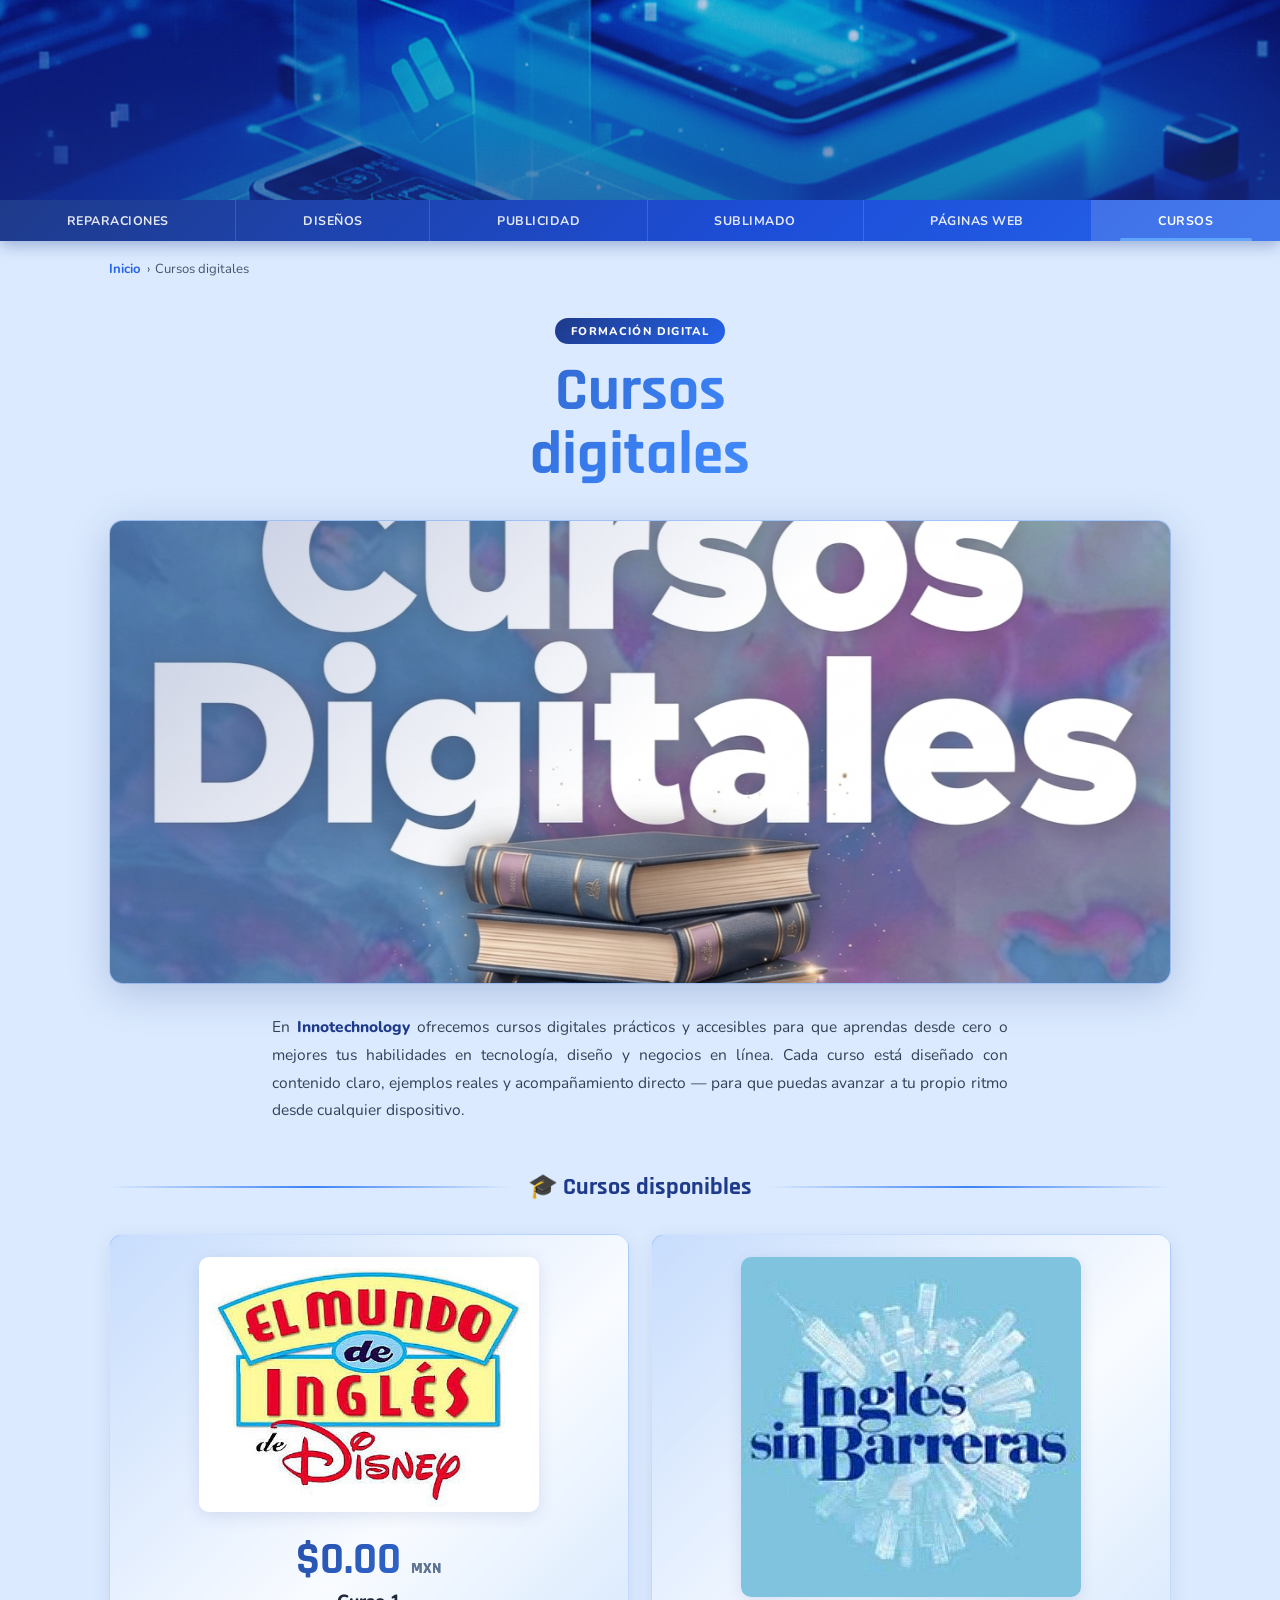
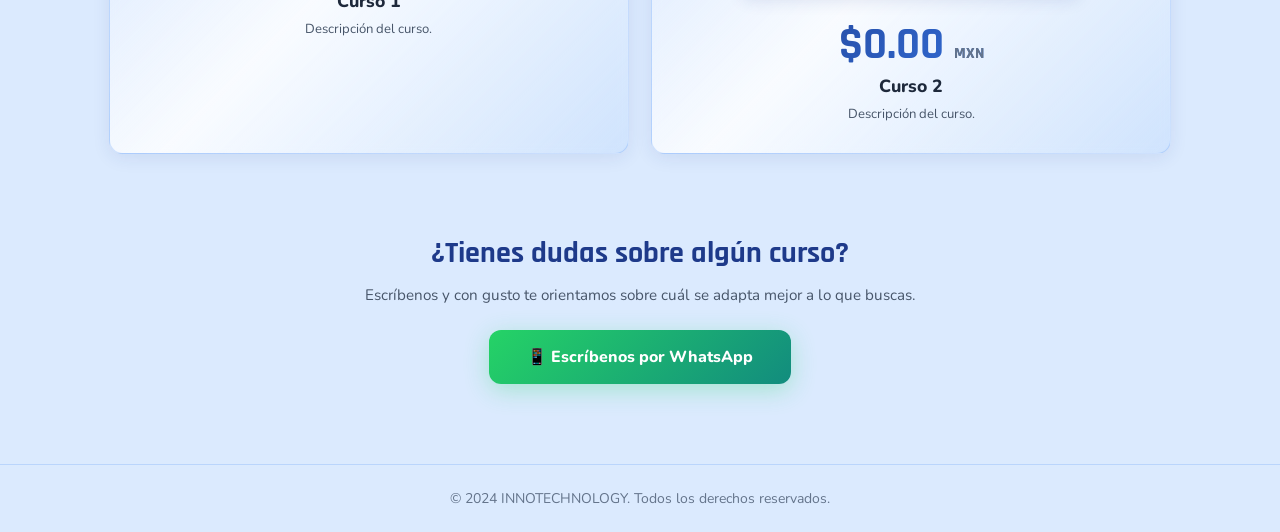
<file: propuesta_cursosdigitales.html>
<!DOCTYPE html>
<html lang="es">
<head>
  <meta charset="UTF-8"/>
  <meta name="viewport" content="width=device-width, initial-scale=1.0"/>
  <title>Cursos Digitales – Innotechnology</title>
  <link rel="preconnect" href="https://fonts.googleapis.com"/>
  <link rel="preconnect" href="https://fonts.gstatic.com" crossorigin/>
  <link href="https://fonts.googleapis.com/css2?family=Rajdhani:wght@600;700&family=Nunito:wght@400;600;700;800&display=swap" rel="stylesheet"/>
  <style>
    :root {
      --az1:#1e3a8a; --az2:#2563eb; --az3:#3b82f6; --az4:#60a5fa;
      --fondo:#dbeafe; --radio:14px;
    }
    *, *::before, *::after { margin:0; padding:0; box-sizing:border-box; }
    html { scroll-behavior:smooth; }
    body { font-family:'Nunito',Arial,sans-serif; background:var(--fondo); color:#1e293b; overflow-x:hidden; }
    a { text-decoration:none; color:inherit; }
    img { display:block; max-width:100%; }

    /* ── HEADER ── */
    .site-header {
      height:200px; width:100%; position:relative; overflow:hidden;
      background:url('Multimediaindex/header.png') center/cover no-repeat;
    }
    .site-header::after {
      content:''; position:absolute; inset:0;
      background:linear-gradient(to bottom,rgba(30,58,138,0.18) 0%,rgba(30,58,138,0.55) 100%);
    }

    /* ── NAV ── */
    .nav-servicios {
      width:100%; background:linear-gradient(135deg,#1e3a8a 0%,#1d4ed8 60%,#2563eb 100%);
      display:flex; flex-wrap:nowrap; overflow-x:auto;
      scrollbar-width:none; -ms-overflow-style:none;
      box-shadow:0 4px 16px rgba(30,58,138,0.35);
    }
    .nav-servicios::-webkit-scrollbar { display:none; }
    .nav-btn {
      flex:1 0 auto; min-width:max-content; padding:0.75rem 1.1rem;
      font-size:0.78rem; font-weight:700; color:rgba(255,255,255,0.88);
      text-align:center; letter-spacing:0.04em; text-transform:uppercase;
      border-right:1px solid rgba(255,255,255,0.15);
      transition:background 0.25s,color 0.25s; position:relative; white-space:nowrap;
    }
    .nav-btn:last-child { border-right:none; }
    .nav-btn.active,.nav-btn:hover { background:rgba(255,255,255,0.14); color:#fff; }
    .nav-btn::after {
      content:''; position:absolute; bottom:0; left:50%;
      transform:translateX(-50%) scaleX(0);
      width:70%; height:3px; background:#60a5fa;
      border-radius:2px 2px 0 0; transition:transform 0.25s;
    }
    .nav-btn:hover::after,.nav-btn.active::after { transform:translateX(-50%) scaleX(1); }

    /* ── BREADCRUMB ── */
    .breadcrumb {
      max-width:1100px; margin:1.2rem auto 0; padding:0 1.2rem;
      font-size:0.82rem; color:#475569;
    }
    .breadcrumb a { color:var(--az2); font-weight:700; }
    .breadcrumb span { margin:0 0.35rem; }

    /* ── HERO — badge + título ── */
    .hero-top {
      max-width:1100px; margin:2.5rem auto 0; padding:0 1.2rem;
      text-align:center;
      opacity:0; transform:translateY(22px);
      transition:opacity 0.55s ease,transform 0.55s ease;
    }
    .hero-top.visible { opacity:1; transform:translateY(0); }

    .hero-badge {
      display:inline-block;
      background:linear-gradient(135deg,var(--az1),var(--az2));
      color:#fff; font-size:0.7rem; font-weight:800;
      letter-spacing:0.12em; text-transform:uppercase;
      padding:0.35rem 1rem; border-radius:50px; margin-bottom:1rem;
    }
    .hero-titulo {
      font-family:'Rajdhani',sans-serif;
      font-size:clamp(2.2rem,6vw,3.8rem); font-weight:700; line-height:1.05;
      background:linear-gradient(135deg,var(--az1) 0%,var(--az3) 55%,var(--az4) 100%);
      -webkit-background-clip:text; -webkit-text-fill-color:transparent; background-clip:text;
    }

    /* ── IMAGEN PRINCIPAL ── */
    .hero-img-wrap {
      max-width:1100px; margin:2rem auto 0; padding:0 1.2rem;
      opacity:0; transform:translateY(22px);
      transition:opacity 0.55s ease,transform 0.55s ease;
    }
    .hero-img-wrap.visible { opacity:1; transform:translateY(0); }

    .hero-img-inner {
      width:100%; border-radius:var(--radio); overflow:hidden;
      aspect-ratio:16/7; position:relative;
      background:linear-gradient(135deg,rgba(30,58,138,0.18),rgba(59,130,246,0.12));
      border:1px solid rgba(59,130,246,0.25);
      box-shadow:0 10px 40px rgba(30,58,138,0.22);
      display:flex; align-items:center; justify-content:center;
    }
    .hero-img-inner img { width:100%; height:100%; object-fit:cover; transition:transform 0.7s ease; }
    .hero-img-inner:hover img { transform:scale(1.03); }
    .hero-img-inner::before {
      content:''; position:absolute; inset:0; z-index:1;
      background:linear-gradient(135deg,rgba(30,58,138,0.28) 0%,transparent 50%);
      pointer-events:none;
    }
    .hero-foto-placeholder {
      display:flex; flex-direction:column; align-items:center;
      gap:0.6rem; color:var(--az2); font-weight:700; font-size:0.9rem;
    }
    .hero-foto-placeholder .ip-icon { font-size:3.5rem; opacity:0.4; }

    /* ── DESCRIPCIÓN — directo sobre el fondo ── */
    .descripcion-wrap {
      max-width:780px; margin:1.8rem auto 0; padding:0 1.4rem;
      opacity:0; transform:translateY(20px);
      transition:opacity 0.5s ease,transform 0.5s ease;
    }
    .descripcion-wrap.visible { opacity:1; transform:translateY(0); }
    .descripcion-wrap p {
      font-size:0.97rem; color:#334155; line-height:1.78; text-align:justify;
    }
    .descripcion-wrap strong { color:var(--az1); font-weight:800; }

    /* ── DIVISOR ── */
    .divisor {
      max-width:1100px; margin:3rem auto 0; padding:0 1.2rem;
      display:flex; align-items:center; gap:1rem;
    }
    .divisor-linea { flex:1; height:2px; background:linear-gradient(to right,transparent,var(--az3),transparent); }
    .divisor-titulo { font-family:'Rajdhani',sans-serif; font-size:1.5rem; font-weight:700; color:var(--az1); white-space:nowrap; }

    /* ── CARDS DE CURSOS — estilo stats de la captura ── */
    .cursos-grid {
      max-width:1100px; margin:2rem auto 3rem; padding:0 1.2rem;
      display:grid; grid-template-columns:1fr; gap:1.4rem;
    }
    @media(min-width:640px){ .cursos-grid { grid-template-columns:repeat(2,1fr); } }

    .curso-card {
      border-radius:var(--radio); overflow:hidden;
      position:relative;
      background:linear-gradient(
        135deg,
        rgba(59,130,246,0.12) 0%,
        rgba(255,255,255,0.82) 55%,
        rgba(96,165,250,0.09) 100%
      );
      border:1px solid rgba(59,130,246,0.20);
      backdrop-filter:blur(6px);
      box-shadow:0 4px 18px rgba(30,58,138,0.09);
      opacity:0; transform:translateY(28px);
      transition:opacity 0.45s ease, transform 0.45s ease, box-shadow 0.3s;
      display:flex; flex-direction:column;
    }
    .curso-card.visible { opacity:1; transform:translateY(0); }
    .curso-card:nth-child(1){ transition-delay:0.05s; }
    .curso-card:nth-child(2){ transition-delay:0.13s; }
    .curso-card:hover { box-shadow:0 10px 30px rgba(30,58,138,0.16); }

    /* Efecto espejo */
    .curso-card::before {
      content:''; position:absolute; top:-60%; left:-75%; width:55%; height:200%;
      background:linear-gradient(105deg,rgba(255,255,255,0) 0%,rgba(255,255,255,0.50) 50%,rgba(255,255,255,0) 100%);
      transform:skewX(-15deg); pointer-events:none;
      animation:mirrorC 5s ease-in-out infinite;
      z-index:0;
    }
    .curso-card:nth-child(1)::before { animation-delay:0s; }
    .curso-card:nth-child(2)::before { animation-delay:2.5s; }
    @keyframes mirrorC { 0%{left:-75%;opacity:0;}8%{opacity:1;}52%{left:130%;opacity:1;}58%{opacity:0;}100%{left:130%;opacity:0;} }

    /* Imagen centrada con padding dentro de la card — sin separación visual */
    .curso-img-wrap {
      width:100%; position:relative; z-index:1;
      display:flex; align-items:center; justify-content:center;
      padding:1.4rem 1.4rem 0.8rem;
    }
    .curso-img-wrap img {
      width:100%; max-width:340px; height:auto;
      border-radius:10px;
      object-fit:cover;
      display:block;
      transition:transform 0.5s ease;
      box-shadow:0 4px 16px rgba(30,58,138,0.12);
    }
    .curso-card:hover .curso-img-wrap img { transform:scale(1.03); }

    /* Placeholder cuando no hay imagen */
    .curso-img-placeholder {
      width:100%; min-height:160px;
      display:flex; flex-direction:column;
      align-items:center; justify-content:center;
      gap:0.5rem; color:var(--az3);
      font-size:0.82rem; font-weight:700; padding:1.5rem;
    }
    .curso-img-placeholder .ph-icon { font-size:3.5rem; opacity:0.30; }
    .curso-img-placeholder code { font-size:0.7rem; color:#94a3b8; }

    /* Contenido de texto debajo de la imagen */
    .curso-body {
      padding:0.8rem 1.4rem 1.8rem;
      text-align:center; position:relative; z-index:1;
      display:flex; flex-direction:column; gap:0.45rem;
    }

    /* Precio — el número grande */
    .curso-precio {
      font-family:'Rajdhani',sans-serif; font-size:2.8rem; font-weight:700; line-height:1;
      background:linear-gradient(135deg,var(--az1),var(--az3));
      -webkit-background-clip:text; -webkit-text-fill-color:transparent; background-clip:text;
    }
    .curso-precio-unidad {
      font-size:1rem; -webkit-text-fill-color:#64748b; color:#64748b;
    }

    /* Título del curso — negrita */
    .curso-titulo {
      font-size:1.1rem; font-weight:800; color:#1e293b;
      line-height:1.3;
    }

    /* Descripción pequeña */
    .curso-desc {
      font-size:0.82rem; color:#475569; line-height:1.5; text-align:center;
    }

    /* ── CTA FINAL — directo sobre el fondo ── */
    .cta-final {
      max-width:1100px; margin:1rem auto 3rem;
      padding:2rem 1.5rem; text-align:center;
      opacity:0; transform:translateY(20px);
      transition:opacity 0.5s ease,transform 0.5s ease;
    }
    .cta-final.visible { opacity:1; transform:translateY(0); }
    .cta-titulo {
      font-family:'Rajdhani',sans-serif; font-size:1.9rem; font-weight:700;
      color:var(--az1); margin-bottom:0.6rem;
    }
    .cta-sub { font-size:0.95rem; color:#475569; margin-bottom:1.4rem; line-height:1.6; }
    .btn-wa-grande {
      display:inline-flex; align-items:center; gap:0.7rem;
      padding:1rem 2.4rem; border-radius:12px; border:none; cursor:pointer;
      font-size:1rem; font-weight:800; font-family:inherit;
      background:linear-gradient(135deg,#25d366,#128c7e); color:#fff;
      box-shadow:0 6px 24px rgba(37,211,102,0.30);
      transition:transform 0.25s,box-shadow 0.25s;
    }
    .btn-wa-grande:hover { transform:translateY(-4px); box-shadow:0 12px 32px rgba(37,211,102,0.38); }

    /* ── FOOTER ── */
    footer {
      text-align:center; padding:1.5rem; font-size:0.875rem; color:#64748b;
      border-top:1px solid rgba(59,130,246,0.2); background:var(--fondo);
    }
    .fade-in { opacity:0; transform:translateY(22px); transition:opacity 0.5s ease,transform 0.5s ease; }
    .fade-in.visible { opacity:1; transform:translateY(0); }
  </style>
</head>
<body>

  <!-- HEADER -->
  <header class="site-header"></header>

  <!-- NAV -->
  <nav class="nav-servicios">
    <a href="serviciosreparacion.html"   class="nav-btn">Reparaciones</a>
    <a href="Diseñospersonalizados.html" class="nav-btn">Diseños</a>
    <a href="Publicidadymarketing.html"  class="nav-btn">Publicidad</a>
    <a href="Sublidadoplayeras.html"     class="nav-btn">Sublimado</a>
    <a href="Páginasweb.html"            class="nav-btn">Páginas web</a>
    <a href="Cursosdigitales.html"       class="nav-btn active">Cursos</a>
  </nav>

  <p class="breadcrumb">
    <a href="index.html">Inicio</a><span>›</span>Cursos digitales
  </p>

  <!-- BADGE + TÍTULO -->
  <div class="hero-top">
    <span class="hero-badge">Formación Digital</span>
    <h1 class="hero-titulo">Cursos<br/>digitales</h1>
  </div>

  <!-- IMAGEN PRINCIPAL -->
  <div class="hero-img-wrap">
    <div class="hero-img-inner">
      <img
        src="imagenessegmentocursos/iniciocursos.png"
        alt="Cursos digitales Innotechnology"
        loading="lazy"
        onerror="this.style.display='none'; this.parentNode.querySelector('.hero-foto-placeholder').style.display='flex';"
      />
      <div class="hero-foto-placeholder" style="display:none;">
        <span class="ip-icon">🎓</span>
        <span>Agrega tu foto:<br/><code>imagenessegmentocursos/iniciocursos.png</code></span>
      </div>
    </div>
  </div>

  <!-- DESCRIPCIÓN — directo sobre el fondo, sin card -->
  <div class="descripcion-wrap">
    <p>
      En <strong>Innotechnology</strong> ofrecemos cursos digitales prácticos y accesibles
      para que aprendas desde cero o mejores tus habilidades en tecnología, diseño y negocios en línea.
      Cada curso está diseñado con contenido claro, ejemplos reales y acompañamiento directo —
      para que puedas avanzar a tu propio ritmo desde cualquier dispositivo.
    </p>
  </div>

  <!-- CURSOS -->
  <div class="divisor">
    <div class="divisor-linea"></div>
    <h2 class="divisor-titulo">🎓 Cursos disponibles</h2>
    <div class="divisor-linea"></div>
  </div>

  <div class="cursos-grid">

    <!-- CURSO 1 -->
    <div class="curso-card">
      <div class="curso-img-wrap">
        <img
          src="imagenessegmentocursos/curso1.png"
          alt="Curso 1"
          loading="lazy"
          onerror="this.style.display='none'; this.parentNode.querySelector('.curso-img-placeholder').style.display='flex';"
        />
        <div class="curso-img-placeholder" style="display:none;">
          <span class="ph-icon">🖼️</span>
          <span>Imagen del curso</span>
          <code>imagenessegmentocursos/curso1.png</code>
        </div>
      </div>
      <div class="curso-body">
        <div class="curso-precio">$0.00 <span class="curso-precio-unidad">MXN</span></div>
        <div class="curso-titulo">Curso 1</div>
        <div class="curso-desc">Descripción del curso.</div>
      </div>
    </div>

    <!-- CURSO 2 -->
    <div class="curso-card">
      <div class="curso-img-wrap">
        <img
          src="imagenessegmentocursos/curso2.png"
          alt="Curso 2"
          loading="lazy"
          onerror="this.style.display='none'; this.parentNode.querySelector('.curso-img-placeholder').style.display='flex';"
        />
        <div class="curso-img-placeholder" style="display:none;">
          <span class="ph-icon">🖼️</span>
          <span>Imagen del curso</span>
          <code>imagenessegmentocursos/curso2.png</code>
        </div>
      </div>
      <div class="curso-body">
        <div class="curso-precio">$0.00 <span class="curso-precio-unidad">MXN</span></div>
        <div class="curso-titulo">Curso 2</div>
        <div class="curso-desc">Descripción del curso.</div>
      </div>
    </div>

  </div>
  <!-- FIN CURSOS -->

  <!-- CTA — directo sobre el fondo -->
  <div class="cta-final">
    <div class="cta-titulo">¿Tienes dudas sobre algún curso?</div>
    <p class="cta-sub">Escríbenos y con gusto te orientamos sobre cuál se adapta mejor a lo que buscas.</p>
    <button class="btn-wa-grande"
      onclick="window.open('https://wa.me/524791449771?text='+encodeURIComponent('Hola! Me interesan los cursos digitales de Innotechnology. ¿Me pueden dar más información?'),'_blank')">
      📱 Escríbenos por WhatsApp
    </button>
  </div>

  <footer>&copy; 2024 INNOTECHNOLOGY. Todos los derechos reservados.</footer>

  <script>
    const obs = new IntersectionObserver((entries) => {
      entries.forEach(e => {
        if (e.isIntersecting) { e.target.classList.add('visible'); obs.unobserve(e.target); }
      });
    }, { threshold: 0.12 });

    document.querySelectorAll(
      '.hero-top, .hero-img-wrap, .descripcion-wrap, .curso-card, .cta-final, .fade-in'
    ).forEach(el => obs.observe(el));

    function inscribirWA(curso) {
      const msg = encodeURIComponent(
        `Hola! Me interesa el *${curso}* de Innotechnology.\n¿Me pueden dar más información sobre el contenido y el precio?`
      );
      window.open('https://wa.me/524791449771?text=' + msg, '_blank');
    }
  </script>

</body>
</html>
</file>
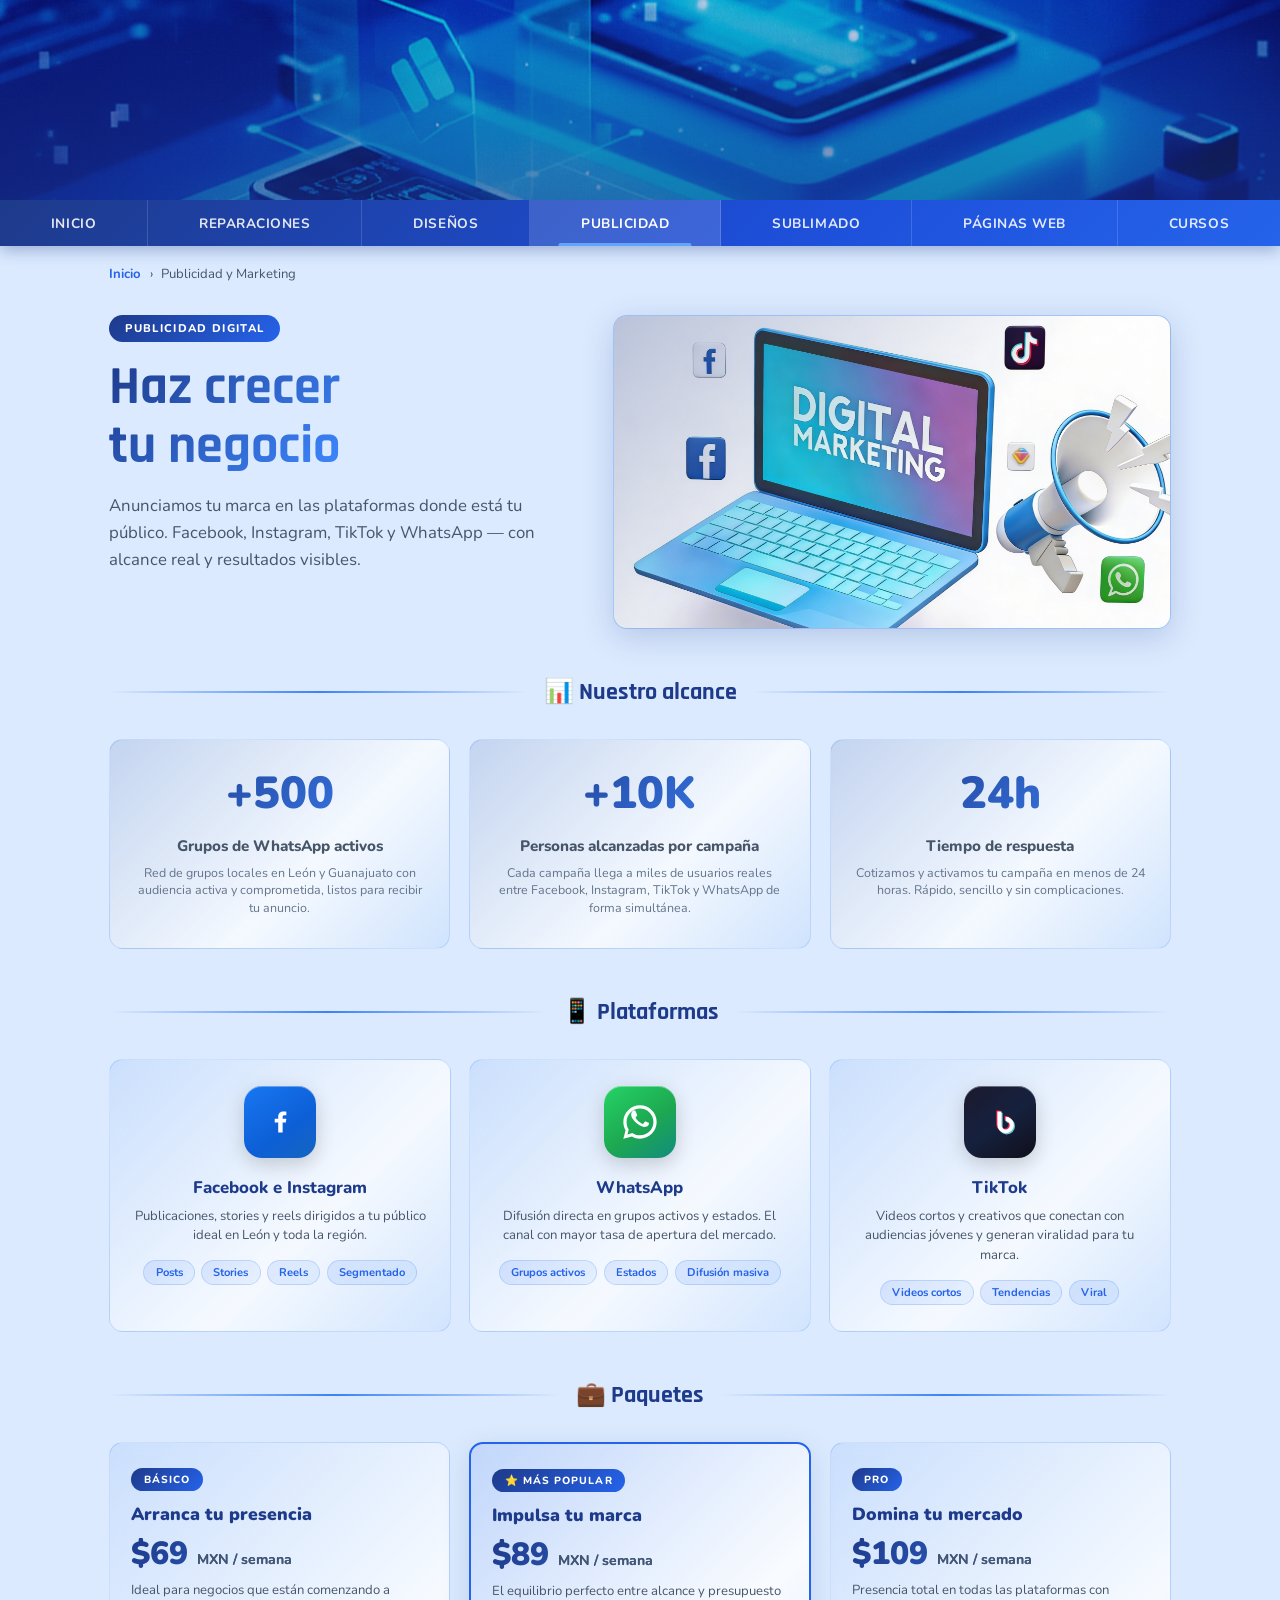
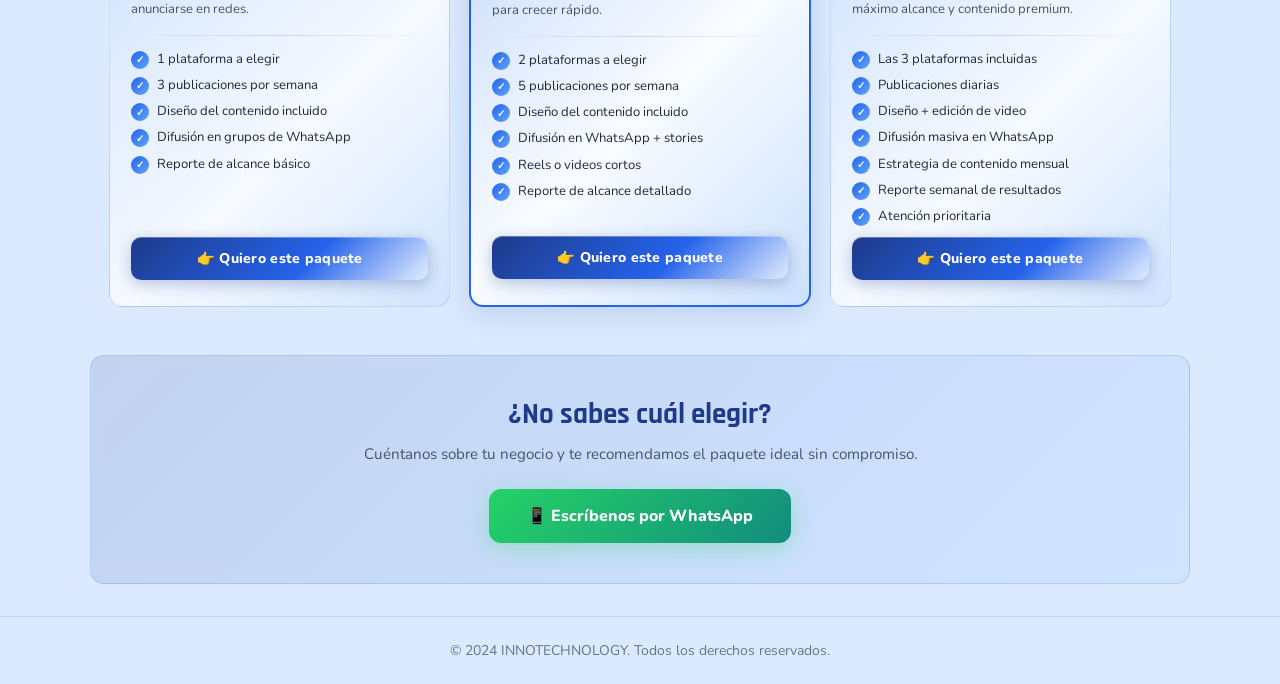
<file: Publicidadymarketing.html>
<!DOCTYPE html>
<html lang="es">
  <head>
    <meta charset="UTF-8" />
    <meta name="viewport" content="width=device-width, initial-scale=1.0" />
    <title>Publicidad y Marketing – Innotechnology</title>
    <link rel="preconnect" href="https://fonts.googleapis.com" />
    <link rel="preconnect" href="https://fonts.gstatic.com" crossorigin />
    <style>
      @import url('https://fonts.googleapis.com/css2?family=Rajdhani:wght@600;700&family=Nunito:wght@400;600;700;800&display=swap');

      :root {
        --az1: #1e3a8a; --az2: #2563eb; --az3: #3b82f6; --az4: #60a5fa;
        --fondo: #dbeafe; --radio: 14px;
      }

      *, *::before, *::after { margin: 0; padding: 0; box-sizing: border-box; }
      html { scroll-behavior: smooth; }
      a { text-decoration: none; color: inherit; }
      img { display: block; max-width: 100%; }

      body { font-family: 'Nunito', Arial, sans-serif; background: var(--fondo); color: #1e293b; overflow-x: hidden; }

      /* ── HEADER ── */
      .site-header {
        height: 200px; width: 100%; position: relative; overflow: hidden;
        background: url('Multimediaindex/header.png') center / cover no-repeat;
      }
      .site-header::after {
        content: ''; position: absolute; inset: 0;
        background: linear-gradient(to bottom, rgba(30,58,138,0.18) 0%, rgba(30,58,138,0.55) 100%);
      }

      /* ── NAV ── */
      .nav-servicios {
        width: 100%; background: linear-gradient(135deg, #1e3a8a 0%, #1d4ed8 60%, #2563eb 100%);
        display: flex; flex-wrap: nowrap; overflow-x: auto;
        scrollbar-width: none; -ms-overflow-style: none;
        box-shadow: 0 4px 16px rgba(30,58,138,0.35);
      }
      .nav-servicios::-webkit-scrollbar { display: none; }
      .nav-btn {
        flex: 1 0 auto; min-width: max-content; padding: 0.75rem 1.1rem;
        font-size: 0.78rem; font-weight: 700; color: rgba(255,255,255,0.88);
        text-align: center; letter-spacing: 0.04em; text-transform: uppercase;
        border-right: 1px solid rgba(255,255,255,0.15);
        transition: background 0.25s, color 0.25s; position: relative; white-space: nowrap;
      }
      .nav-btn:last-child { border-right: none; }
      .nav-btn.active, .nav-btn:hover { background: rgba(255,255,255,0.14); color: #fff; }
      .nav-btn::after {
        content: ''; position: absolute; bottom: 0; left: 50%;
        transform: translateX(-50%) scaleX(0);
        width: 70%; height: 3px; background: #60a5fa;
        border-radius: 2px 2px 0 0; transition: transform 0.25s;
      }
      .nav-btn:hover::after, .nav-btn.active::after { transform: translateX(-50%) scaleX(1); }
      @media (min-width: 600px) { .nav-btn { font-size: 0.85rem; padding: 0.85rem 1.4rem; } }

      /* ── BREADCRUMB ── */
      .breadcrumb { max-width: 1100px; margin: 1.2rem auto 0; padding: 0 1.2rem; font-size: 0.82rem; color: #475569; }
      .breadcrumb a { color: var(--az2); font-weight: 700; }
      .breadcrumb span { margin: 0 0.35rem; }

      /* ── HERO ── */
      .hero {
        max-width: 1100px; margin: 2rem auto 0; padding: 0 1.2rem;
        display: flex; flex-direction: column; align-items: center; gap: 2rem;
      }
      .hero-texto { text-align: center; }
      .hero-badge {
        display: inline-block;
        background: linear-gradient(135deg, var(--az1), var(--az2));
        color: #fff; font-size: 0.7rem; font-weight: 800;
        letter-spacing: 0.12em; text-transform: uppercase;
        padding: 0.35rem 1rem; border-radius: 50px; margin-bottom: 1rem;
      }
      .hero-titulo {
        font-family: 'Rajdhani', sans-serif;
        font-size: clamp(2rem, 6vw, 3.4rem); font-weight: 700; line-height: 1.1;
        background: linear-gradient(135deg, var(--az1) 0%, var(--az3) 55%, var(--az4) 100%);
        -webkit-background-clip: text; -webkit-text-fill-color: transparent; background-clip: text;
        margin-bottom: 1rem;
      }
      .hero-subtitulo { font-size: 1.05rem; color: #475569; max-width: 540px; margin: 0 auto; line-height: 1.6; }
      .hero-foto-wrap {
        width: 100%; max-width: 720px; border-radius: var(--radio); overflow: hidden;
        aspect-ratio: 16 / 9; position: relative;
        background: linear-gradient(135deg, rgba(30,58,138,0.18), rgba(59,130,246,0.12));
        border: 1px solid rgba(59,130,246,0.25);
        box-shadow: 0 8px 32px rgba(30,58,138,0.20);
        display: flex; align-items: center; justify-content: center;
      }
      .hero-foto-wrap img { width: 100%; height: 100%; object-fit: cover; transition: transform 0.6s ease; }
      .hero-foto-wrap:hover img { transform: scale(1.04); }
      .hero-foto-wrap::before {
        content: ''; position: absolute; inset: 0; z-index: 1;
        background: linear-gradient(135deg, rgba(30,58,138,0.30) 0%, transparent 55%);
        pointer-events: none;
      }
      .hero-foto-placeholder { display: flex; flex-direction: column; align-items: center; gap: 0.6rem; color: var(--az2); font-weight: 700; font-size: 0.9rem; }
      .hero-foto-placeholder .icono-placeholder { font-size: 3.5rem; opacity: 0.4; }
      @media (min-width: 768px) {
        .hero { flex-direction: row; align-items: flex-start; gap: 2.5rem; }
        .hero-texto { text-align: left; flex: 1; }
        .hero-subtitulo { margin: 0; }
        .hero-foto-wrap { flex: 1.2; }
      }

      /* ── DIVISOR ── */
      .divisor { max-width: 1100px; margin: 3rem auto 0; padding: 0 1.2rem; display: flex; align-items: center; gap: 1rem; }
      .divisor-linea { flex: 1; height: 2px; background: linear-gradient(to right, transparent, var(--az3), transparent); }
      .divisor-titulo { font-family: 'Rajdhani', sans-serif; font-size: 1.5rem; font-weight: 700; color: var(--az1); white-space: nowrap; }

      /* ── STATS ── */
      .stats-strip { max-width: 1100px; margin: 2rem auto 0; padding: 0 1.2rem; display: grid; grid-template-columns: 1fr; gap: 1.2rem; }
      @media (min-width: 640px) { .stats-strip { grid-template-columns: repeat(3, 1fr); } }
      .stat-card {
        border-radius: var(--radio); padding: 2rem 1.5rem; text-align: center;
        background: linear-gradient(135deg, rgba(30,58,138,0.12) 0%, rgba(255,255,255,0.70) 60%, rgba(96,165,250,0.09) 100%);
        border: 1px solid rgba(59,130,246,0.2); backdrop-filter: blur(4px);
        position: relative; overflow: hidden;
        opacity: 0; transform: translateY(20px);
        transition: opacity 0.45s ease, transform 0.45s ease;
      }
      .stat-card.visible { opacity: 1; transform: translateY(0); }
      .stat-card:nth-child(1) { transition-delay: 0.04s; }
      .stat-card:nth-child(2) { transition-delay: 0.10s; }
      .stat-card:nth-child(3) { transition-delay: 0.16s; }
      .stat-card::before {
        content: ''; position: absolute; top: -60%; left: -75%; width: 55%; height: 200%;
        background: linear-gradient(105deg, rgba(255,255,255,0) 0%, rgba(255,255,255,0.48) 50%, rgba(255,255,255,0) 100%);
        transform: skewX(-15deg); pointer-events: none; animation: mirrorS 5s ease-in-out infinite;
      }
      .stat-card:nth-child(1)::before { animation-delay: 0s; } .stat-card:nth-child(2)::before { animation-delay: 1s; } .stat-card:nth-child(3)::before { animation-delay: 2s; }
      @keyframes mirrorS { 0%{left:-75%;opacity:0;}8%{opacity:1;}52%{left:130%;opacity:1;}58%{opacity:0;}100%{left:130%;opacity:0;} }
      .stat-num { font-size: 2.8rem; font-weight: 900; background: linear-gradient(135deg, var(--az1), var(--az3)); -webkit-background-clip: text; -webkit-text-fill-color: transparent; background-clip: text; line-height: 1; margin-bottom: 1.2rem; }
      .stat-label { font-size: 0.95rem; color: #475569; margin-top: 0.6rem; font-weight: 800; line-height: 1.4; }
      .stat-desc { font-size: 0.78rem; color: #64748b; margin-top: 0.4rem; line-height: 1.4; }

      /* ── PLATAFORMAS ── */
      .plataformas-grid { max-width: 1100px; margin: 2rem auto 0; padding: 0 1.2rem; display: grid; grid-template-columns: 1fr; gap: 1.1rem; }
      @media (min-width: 640px) { .plataformas-grid { grid-template-columns: repeat(3, 1fr); } }
      .plat-card {
        border-radius: var(--radio); padding: 1.6rem 1.2rem; text-align: center;
        position: relative; overflow: hidden;
        background: linear-gradient(135deg, rgba(59,130,246,0.10) 0%, rgba(255,255,255,0.72) 60%, rgba(96,165,250,0.08) 100%);
        border: 1px solid rgba(59,130,246,0.2); backdrop-filter: blur(6px);
        opacity: 0; transform: translateY(28px);
        transition: opacity 0.45s ease, transform 0.45s ease, box-shadow 0.3s;
      }
      .plat-card.visible { opacity: 1; transform: translateY(0); }
      .plat-card:nth-child(1) { transition-delay: 0.05s; } .plat-card:nth-child(2) { transition-delay: 0.13s; } .plat-card:nth-child(3) { transition-delay: 0.21s; }
      .plat-card::before {
        content: ''; position: absolute; top: -60%; left: -75%; width: 55%; height: 200%;
        background: linear-gradient(105deg, rgba(255,255,255,0) 0%, rgba(255,255,255,0.50) 50%, rgba(255,255,255,0) 100%);
        transform: skewX(-15deg); pointer-events: none; animation: mirrorP 5s ease-in-out infinite;
      }
      .plat-card:nth-child(1)::before { animation-delay: 0s; } .plat-card:nth-child(2)::before { animation-delay: 1.6s; } .plat-card:nth-child(3)::before { animation-delay: 3.2s; }
      @keyframes mirrorP { 0%{left:-75%;opacity:0;}8%{opacity:1;}52%{left:130%;opacity:1;}58%{opacity:0;}100%{left:130%;opacity:0;} }
      .plat-card:hover { box-shadow: 0 10px 28px rgba(30,58,138,0.15); }
      .plat-icon-wrap {
        width: 72px; height: 72px; border-radius: 18px; margin: 0 auto 1.1rem;
        display: flex; align-items: center; justify-content: center; position: relative; z-index: 1;
        box-shadow: 0 6px 20px rgba(0,0,0,0.18), inset 0 1px 0 rgba(255,255,255,0.35);
        transition: transform 0.3s ease, box-shadow 0.3s ease;
      }
      .plat-card:hover .plat-icon-wrap { transform: translateY(-3px) scale(1.05); box-shadow: 0 10px 28px rgba(0,0,0,0.22), inset 0 1px 0 rgba(255,255,255,0.35); }
      .plat-icon-wrap.fb { background: linear-gradient(145deg, #1877f2 0%, #0d5fd6 60%, #1565c0 100%); border: none; }
      .plat-icon-wrap.wa { background: linear-gradient(145deg, #25d366 0%, #1da851 55%, #128c7e 100%); border: none; }
      .plat-icon-wrap.tk { background: linear-gradient(145deg, #1a1a2e 0%, #16213e 50%, #0f0f1a 100%); border: none; }
      .plat-nombre { font-size: 1.05rem; font-weight: 800; color: var(--az1); margin-bottom: 0.5rem; position: relative; z-index: 1; }
      .plat-desc   { font-size: 0.82rem; color: #475569; line-height: 1.5; position: relative; z-index: 1; }
      .plat-tags { display: flex; flex-wrap: wrap; justify-content: center; gap: 0.4rem; margin-top: 0.9rem; position: relative; z-index: 1; }
      .plat-tag { font-size: 0.7rem; font-weight: 700; padding: 0.25rem 0.7rem; border-radius: 50px; background: linear-gradient(135deg, rgba(37,99,235,0.12), rgba(96,165,250,0.10)); border: 1px solid rgba(59,130,246,0.22); color: var(--az2); }

      /* ── PAQUETES ── */
      .paquetes-grid { max-width: 1100px; margin: 2rem auto 0; padding: 0 1.2rem; display: grid; grid-template-columns: 1fr; gap: 1.2rem; }
      @media (min-width: 640px) { .paquetes-grid { grid-template-columns: repeat(3, 1fr); } }
      .paq-card {
        border-radius: var(--radio); padding: 1.6rem 1.3rem; position: relative; overflow: hidden;
        background: linear-gradient(135deg, rgba(59,130,246,0.10) 0%, rgba(255,255,255,0.75) 60%, rgba(96,165,250,0.08) 100%);
        border: 1px solid rgba(59,130,246,0.22); backdrop-filter: blur(6px);
        display: flex; flex-direction: column; gap: 0.7rem;
        opacity: 0; transform: translateY(28px);
        transition: opacity 0.45s ease, transform 0.45s ease, box-shadow 0.3s;
      }
      .paq-card.visible { opacity: 1; transform: translateY(0); }
      .paq-card:nth-child(1) { transition-delay: 0.05s; } .paq-card:nth-child(2) { transition-delay: 0.14s; } .paq-card:nth-child(3) { transition-delay: 0.23s; }
      .paq-card::before {
        content: ''; position: absolute; top: -60%; left: -75%; width: 55%; height: 200%;
        background: linear-gradient(105deg, rgba(255,255,255,0) 0%, rgba(255,255,255,0.50) 50%, rgba(255,255,255,0) 100%);
        transform: skewX(-15deg); pointer-events: none; animation: mirrorQ 5s ease-in-out infinite;
      }
      .paq-card:nth-child(1)::before { animation-delay: 0s; } .paq-card:nth-child(2)::before { animation-delay: 1.6s; } .paq-card:nth-child(3)::before { animation-delay: 3.2s; }
      @keyframes mirrorQ { 0%{left:-75%;opacity:0;}8%{opacity:1;}52%{left:130%;opacity:1;}58%{opacity:0;}100%{left:130%;opacity:0;} }
      .paq-card.destacado { border: 2px solid var(--az2); background: linear-gradient(135deg, rgba(37,99,235,0.14) 0%, rgba(255,255,255,0.82) 55%, rgba(96,165,250,0.12) 100%); box-shadow: 0 8px 28px rgba(30,58,138,0.15); }
      .paq-card:hover { box-shadow: 0 12px 32px rgba(30,58,138,0.18); }
      .paq-badge-top { display: inline-block; align-self: flex-start; font-size: 0.65rem; font-weight: 800; letter-spacing: 0.1em; text-transform: uppercase; padding: 0.25rem 0.8rem; border-radius: 50px; background: linear-gradient(135deg, var(--az1), var(--az2)); color: #fff; }
      .paq-nombre { font-size: 1.1rem; font-weight: 900; color: var(--az1); position: relative; z-index: 1; }
      .paq-precio { font-size: 2rem; font-weight: 900; line-height: 1; background: linear-gradient(135deg, var(--az1), var(--az3)); -webkit-background-clip: text; -webkit-text-fill-color: transparent; background-clip: text; position: relative; z-index: 1; }
      .paq-precio span { font-size: 0.88rem; font-weight: 700; -webkit-text-fill-color: #475569; color: #475569; }
      .paq-desc { font-size: 0.82rem; color: #475569; line-height: 1.5; position: relative; z-index: 1; }
      .paq-divider { height: 1px; background: linear-gradient(to right, transparent, rgba(59,130,246,0.25), transparent); margin: 0.2rem 0; }
      .paq-lista { list-style: none; display: flex; flex-direction: column; gap: 0.45rem; position: relative; z-index: 1; }
      .paq-lista li { font-size: 0.82rem; color: #1e293b; display: flex; align-items: flex-start; gap: 0.5rem; line-height: 1.4; }
      .paq-lista li .check { min-width: 18px; height: 18px; border-radius: 50%; flex-shrink: 0; margin-top: 1px; background: linear-gradient(135deg, var(--az2), var(--az4)); display: flex; align-items: center; justify-content: center; font-size: 0.6rem; color: #fff; font-weight: 900; }
      .paq-btn {
        display: inline-flex; align-items: center; justify-content: center; gap: 0.5rem;
        padding: 0.75rem 1rem; border-radius: 10px; border: none; cursor: pointer;
        font-size: 0.88rem; font-weight: 800; font-family: inherit; letter-spacing: 0.02em;
        background: linear-gradient(135deg, #1e3a8a 0%, #2563eb 60%, rgba(255,255,255,0.25) 100%);
        color: #fff; box-shadow: 0 4px 16px rgba(30,58,138,0.30), inset 0 1px 0 rgba(255,255,255,0.30);
        transition: transform 0.22s, box-shadow 0.22s; margin-top: auto; position: relative; z-index: 1;
      }
      .paq-btn:hover { transform: translateY(-3px); box-shadow: 0 8px 24px rgba(30,58,138,0.38), inset 0 1px 0 rgba(255,255,255,0.30); }

      /* ── CTA FINAL ── */
      .cta-final {
        max-width: 1100px; margin: 3rem auto 0; padding: 2.5rem 1.5rem; border-radius: var(--radio);
        text-align: center;
        background: linear-gradient(135deg, rgba(30,58,138,0.13) 0%, rgba(37,99,235,0.09) 60%, rgba(96,165,250,0.08) 100%);
        border: 1px solid rgba(59,130,246,0.22); backdrop-filter: blur(6px);
        opacity: 0; transform: translateY(20px);
        transition: opacity 0.5s ease, transform 0.5s ease;
      }
      .cta-final.visible { opacity: 1; transform: translateY(0); }
      .cta-titulo { font-family: 'Rajdhani', sans-serif; font-size: 1.8rem; font-weight: 700; color: var(--az1); margin-bottom: 0.6rem; }
      .cta-sub { font-size: 0.95rem; color: #475569; margin-bottom: 1.4rem; line-height: 1.6; }
      .btn-wa-grande {
        display: inline-flex; align-items: center; gap: 0.7rem;
        padding: 1rem 2.4rem; border-radius: 12px; border: none; cursor: pointer;
        font-size: 1rem; font-weight: 800; font-family: inherit;
        background: linear-gradient(135deg, #25d366, #128c7e); color: #fff;
        box-shadow: 0 6px 24px rgba(37,211,102,0.30); transition: transform 0.25s, box-shadow 0.25s;
      }
      .btn-wa-grande:hover { transform: translateY(-4px); box-shadow: 0 12px 32px rgba(37,211,102,0.38); }

      /* ── FOOTER ── */
      .footer-principal, footer {
        text-align: center; padding: 1.5rem; font-size: 0.875rem; color: #64748b;
        border-top: 1px solid rgba(59,130,246,0.2); background: var(--fondo); margin-top: 2rem;
      }

      /* ── FADE-IN ── */
      .fade-in { opacity: 0; transform: translateY(22px); transition: opacity 0.5s ease, transform 0.5s ease; }
      .fade-in.visible { opacity: 1; transform: translateY(0); }
    </style>
  </head>
  <body>

    <!-- HEADER -->
    <header class="site-header"></header>

    <!-- NAV -->
    <nav class="nav-servicios">
            <a href="index.html" class="nav-btn">Inicio</a>
      <a href="serviciosreparacion.html"   class="nav-btn">Reparaciones</a>
      <a href="Diseñospersonalizados.html" class="nav-btn">Diseños</a>
      <a href="Publicidadymarketing.html"  class="nav-btn active">Publicidad</a>
      <a href="Sublidadoplayeras.html"     class="nav-btn">Sublimado</a>
      <a href="Páginasweb.html"            class="nav-btn">Páginas web</a>
      <a href="Cursosdigitales.html"       class="nav-btn">Cursos</a>
    </nav>

    <!-- BREADCRUMB -->
    <p class="breadcrumb">
      <a href="index.html">Inicio</a>
      <span>›</span>
      Publicidad y Marketing
    </p>

    <!-- HERO -->
    <section class="hero fade-in">
      <div class="hero-texto">
        <span class="hero-badge">Publicidad Digital</span>
        <h1 class="hero-titulo">Haz crecer<br />tu negocio</h1>
        <p class="hero-subtitulo">
          Anunciamos tu marca en las plataformas donde está tu público.
          Facebook, Instagram, TikTok y WhatsApp — con alcance real y resultados visibles.
        </p>
      </div>
      <div class="hero-foto-wrap">
        <img
          src="imagenessegmentopublicidad/iniciopublicidad.png"
          alt="Publicidad digital Innotechnology"
          loading="lazy"
          onerror="this.style.display='none'; this.parentNode.querySelector('.hero-foto-placeholder').style.display='flex';"
        />
        <div class="hero-foto-placeholder" style="display:none;">
          <span class="icono-placeholder">📣</span>
          <span>Agrega tu foto aquí:<br /><code>imagenessegmentopublicidad/iniciopublicidad.png</code></span>
        </div>
      </div>
    </section>

    <!-- STATS -->
    <div class="divisor">
      <div class="divisor-linea"></div>
      <h2 class="divisor-titulo">📊 Nuestro alcance</h2>
      <div class="divisor-linea"></div>
    </div>

    <div class="stats-strip">
      <div class="stat-card">
        <div class="stat-num">+500</div>
        <div class="stat-label">Grupos de WhatsApp activos</div>
        <div class="stat-desc">Red de grupos locales en León y Guanajuato con audiencia activa y comprometida, listos para recibir tu anuncio.</div>
      </div>
      <div class="stat-card">
        <div class="stat-num">+10K</div>
        <div class="stat-label">Personas alcanzadas por campaña</div>
        <div class="stat-desc">Cada campaña llega a miles de usuarios reales entre Facebook, Instagram, TikTok y WhatsApp de forma simultánea.</div>
      </div>
      <div class="stat-card">
        <div class="stat-num">24h</div>
        <div class="stat-label">Tiempo de respuesta</div>
        <div class="stat-desc">Cotizamos y activamos tu campaña en menos de 24 horas. Rápido, sencillo y sin complicaciones.</div>
      </div>
    </div>

    <!-- PLATAFORMAS -->
    <div class="divisor">
      <div class="divisor-linea"></div>
      <h2 class="divisor-titulo">📱 Plataformas</h2>
      <div class="divisor-linea"></div>
    </div>

    <div class="plataformas-grid">

      <div class="plat-card">
        <div class="plat-icon-wrap fb">
          <svg xmlns="http://www.w3.org/2000/svg" viewBox="0 0 36 36" width="38" height="38" fill="none">
            <path d="M20.5 18.5h3l.5-3.5h-3.5V13c0-1 .5-1.5 1.5-1.5H24V8.2S22.8 8 21.3 8c-3 0-5 1.8-5 5v2H13v3.5h3.3V28h4.2V18.5z" fill="white"/>
          </svg>
        </div>
        <div class="plat-nombre">Facebook e Instagram</div>
        <div class="plat-desc">Publicaciones, stories y reels dirigidos a tu público ideal en León y toda la región.</div>
        <div class="plat-tags">
          <span class="plat-tag">Posts</span>
          <span class="plat-tag">Stories</span>
          <span class="plat-tag">Reels</span>
          <span class="plat-tag">Segmentado</span>
        </div>
      </div>

      <div class="plat-card">
        <div class="plat-icon-wrap wa">
          <svg xmlns="http://www.w3.org/2000/svg" viewBox="0 0 48 48" width="40" height="40" fill="none">
            <path fill="white" d="M24 4C13 4 4 13 4 24c0 3.6 1 7 2.7 10L4 44l10.3-2.7C17.2 43 20.5 44 24 44c11 0 20-9 20-20S35 4 24 4zm0 36c-3 0-5.9-.8-8.4-2.3l-.6-.4-6.1 1.6 1.6-5.9-.4-.6C8.7 30 7.9 27 7.9 24 7.9 15.1 15.1 7.9 24 7.9S40.1 15.1 40.1 24 32.9 40 24 40zm10.9-14.6c-.6-.3-3.5-1.7-4-1.9-.5-.2-.9-.3-1.2.3-.4.6-1.4 1.9-1.7 2.2-.3.4-.6.4-1.2.1-.6-.3-2.5-.9-4.7-2.9-1.7-1.5-2.9-3.4-3.2-4-.3-.6 0-.9.2-1.2.2-.2.6-.6.8-.9.3-.3.4-.6.6-.9.2-.3.1-.6 0-.9-.1-.3-1.2-2.9-1.7-4-.4-1-.9-1-1.2-1h-1c-.4 0-.9.1-1.4.6-.5.5-1.8 1.8-1.8 4.3s1.9 5 2.1 5.3c.2.3 3.7 5.7 9 8 1.3.5 2.3.8 3 1.1 1.3.4 2.4.3 3.3.2 1-.1 3.1-1.3 3.6-2.5.4-1.2.4-2.2.3-2.5-.1-.2-.4-.3-1-.6z"/>
          </svg>
        </div>
        <div class="plat-nombre">WhatsApp</div>
        <div class="plat-desc">Difusión directa en grupos activos y estados. El canal con mayor tasa de apertura del mercado.</div>
        <div class="plat-tags">
          <span class="plat-tag">Grupos activos</span>
          <span class="plat-tag">Estados</span>
          <span class="plat-tag">Difusión masiva</span>
        </div>
      </div>

      <div class="plat-card">
        <div class="plat-icon-wrap tk">
          <svg xmlns="http://www.w3.org/2000/svg" viewBox="0 0 48 48" width="36" height="36" fill="none">
            <path d="M20.5 10h5.5v18.5a5.5 5.5 0 1 0 5.5-5.5V17a11 11 0 1 1-11 11V10z" fill="#69C9D0" transform="translate(1.5,1.5)"/>
            <path d="M20.5 10h5.5v18.5a5.5 5.5 0 1 0 5.5-5.5V17a11 11 0 1 1-11 11V10z" fill="#EE1D52" transform="translate(-1.5,-1.5)"/>
            <path d="M20.5 10h5.5v18.5a5.5 5.5 0 1 0 5.5-5.5V17a11 11 0 1 1-11 11V10z" fill="white"/>
          </svg>
        </div>
        <div class="plat-nombre">TikTok</div>
        <div class="plat-desc">Videos cortos y creativos que conectan con audiencias jóvenes y generan viralidad para tu marca.</div>
        <div class="plat-tags">
          <span class="plat-tag">Videos cortos</span>
          <span class="plat-tag">Tendencias</span>
          <span class="plat-tag">Viral</span>
        </div>
      </div>

    </div>

    <!-- PAQUETES -->
    <div class="divisor">
      <div class="divisor-linea"></div>
      <h2 class="divisor-titulo">💼 Paquetes</h2>
      <div class="divisor-linea"></div>
    </div>

    <div class="paquetes-grid">

      <div class="paq-card">
        <span class="paq-badge-top">Básico</span>
        <div class="paq-nombre">Arranca tu presencia</div>
        <div class="paq-precio">$69 <span>MXN / semana</span></div>
        <div class="paq-desc">Ideal para negocios que están comenzando a anunciarse en redes.</div>
        <div class="paq-divider"></div>
        <ul class="paq-lista">
          <li><span class="check">✓</span>1 plataforma a elegir</li>
          <li><span class="check">✓</span>3 publicaciones por semana</li>
          <li><span class="check">✓</span>Diseño del contenido incluido</li>
          <li><span class="check">✓</span>Difusión en grupos de WhatsApp</li>
          <li><span class="check">✓</span>Reporte de alcance básico</li>
        </ul>
        <button class="paq-btn" onclick="cotizarWA('Básico','$69 MXN/semana')">👉 Quiero este paquete</button>
      </div>

      <div class="paq-card destacado">
        <span class="paq-badge-top">⭐ Más popular</span>
        <div class="paq-nombre">Impulsa tu marca</div>
        <div class="paq-precio">$89 <span>MXN / semana</span></div>
        <div class="paq-desc">El equilibrio perfecto entre alcance y presupuesto para crecer rápido.</div>
        <div class="paq-divider"></div>
        <ul class="paq-lista">
          <li><span class="check">✓</span>2 plataformas a elegir</li>
          <li><span class="check">✓</span>5 publicaciones por semana</li>
          <li><span class="check">✓</span>Diseño del contenido incluido</li>
          <li><span class="check">✓</span>Difusión en WhatsApp + stories</li>
          <li><span class="check">✓</span>Reels o videos cortos</li>
          <li><span class="check">✓</span>Reporte de alcance detallado</li>
        </ul>
        <button class="paq-btn" onclick="cotizarWA('Estándar','$89 MXN/semana')">👉 Quiero este paquete</button>
      </div>

      <div class="paq-card">
        <span class="paq-badge-top">Pro</span>
        <div class="paq-nombre">Domina tu mercado</div>
        <div class="paq-precio">$109 <span>MXN / semana</span></div>
        <div class="paq-desc">Presencia total en todas las plataformas con máximo alcance y contenido premium.</div>
        <div class="paq-divider"></div>
        <ul class="paq-lista">
          <li><span class="check">✓</span>Las 3 plataformas incluidas</li>
          <li><span class="check">✓</span>Publicaciones diarias</li>
          <li><span class="check">✓</span>Diseño + edición de video</li>
          <li><span class="check">✓</span>Difusión masiva en WhatsApp</li>
          <li><span class="check">✓</span>Estrategia de contenido mensual</li>
          <li><span class="check">✓</span>Reporte semanal de resultados</li>
          <li><span class="check">✓</span>Atención prioritaria</li>
        </ul>
        <button class="paq-btn" onclick="cotizarWA('Pro','$109 MXN/semana')">👉 Quiero este paquete</button>
      </div>

    </div>

    <!-- CTA FINAL -->
    <div class="cta-final">
      <div class="cta-titulo">¿No sabes cuál elegir?</div>
      <p class="cta-sub">Cuéntanos sobre tu negocio y te recomendamos el paquete ideal sin compromiso.</p>
      <button class="btn-wa-grande" onclick="cotizarWA('General','consulta')">
        📱 Escríbenos por WhatsApp
      </button>
    </div>

    <!-- FOOTER -->
    <footer class="footer-principal">
      &copy; 2024 INNOTECHNOLOGY. Todos los derechos reservados.
    </footer>

    <script>
      const observer = new IntersectionObserver((entries) => {
        entries.forEach(e => {
          if (e.isIntersecting) { e.target.classList.add('visible'); observer.unobserve(e.target); }
        });
      }, { threshold: 0.12 });

      document.querySelectorAll('.stat-card, .plat-card, .paq-card, .cta-final, .fade-in')
        .forEach(el => observer.observe(el));

      function cotizarWA(paquete, precio) {
        const msg = encodeURIComponent(
          `Hola! Me interesa el paquete de publicidad *${paquete}* (${precio}).\n¿Me pueden dar más información?`
        );
        window.open('https://wa.me/524791449771?text=' + msg, '_blank');
      }
    </script>

  </body>
</html>
</file>
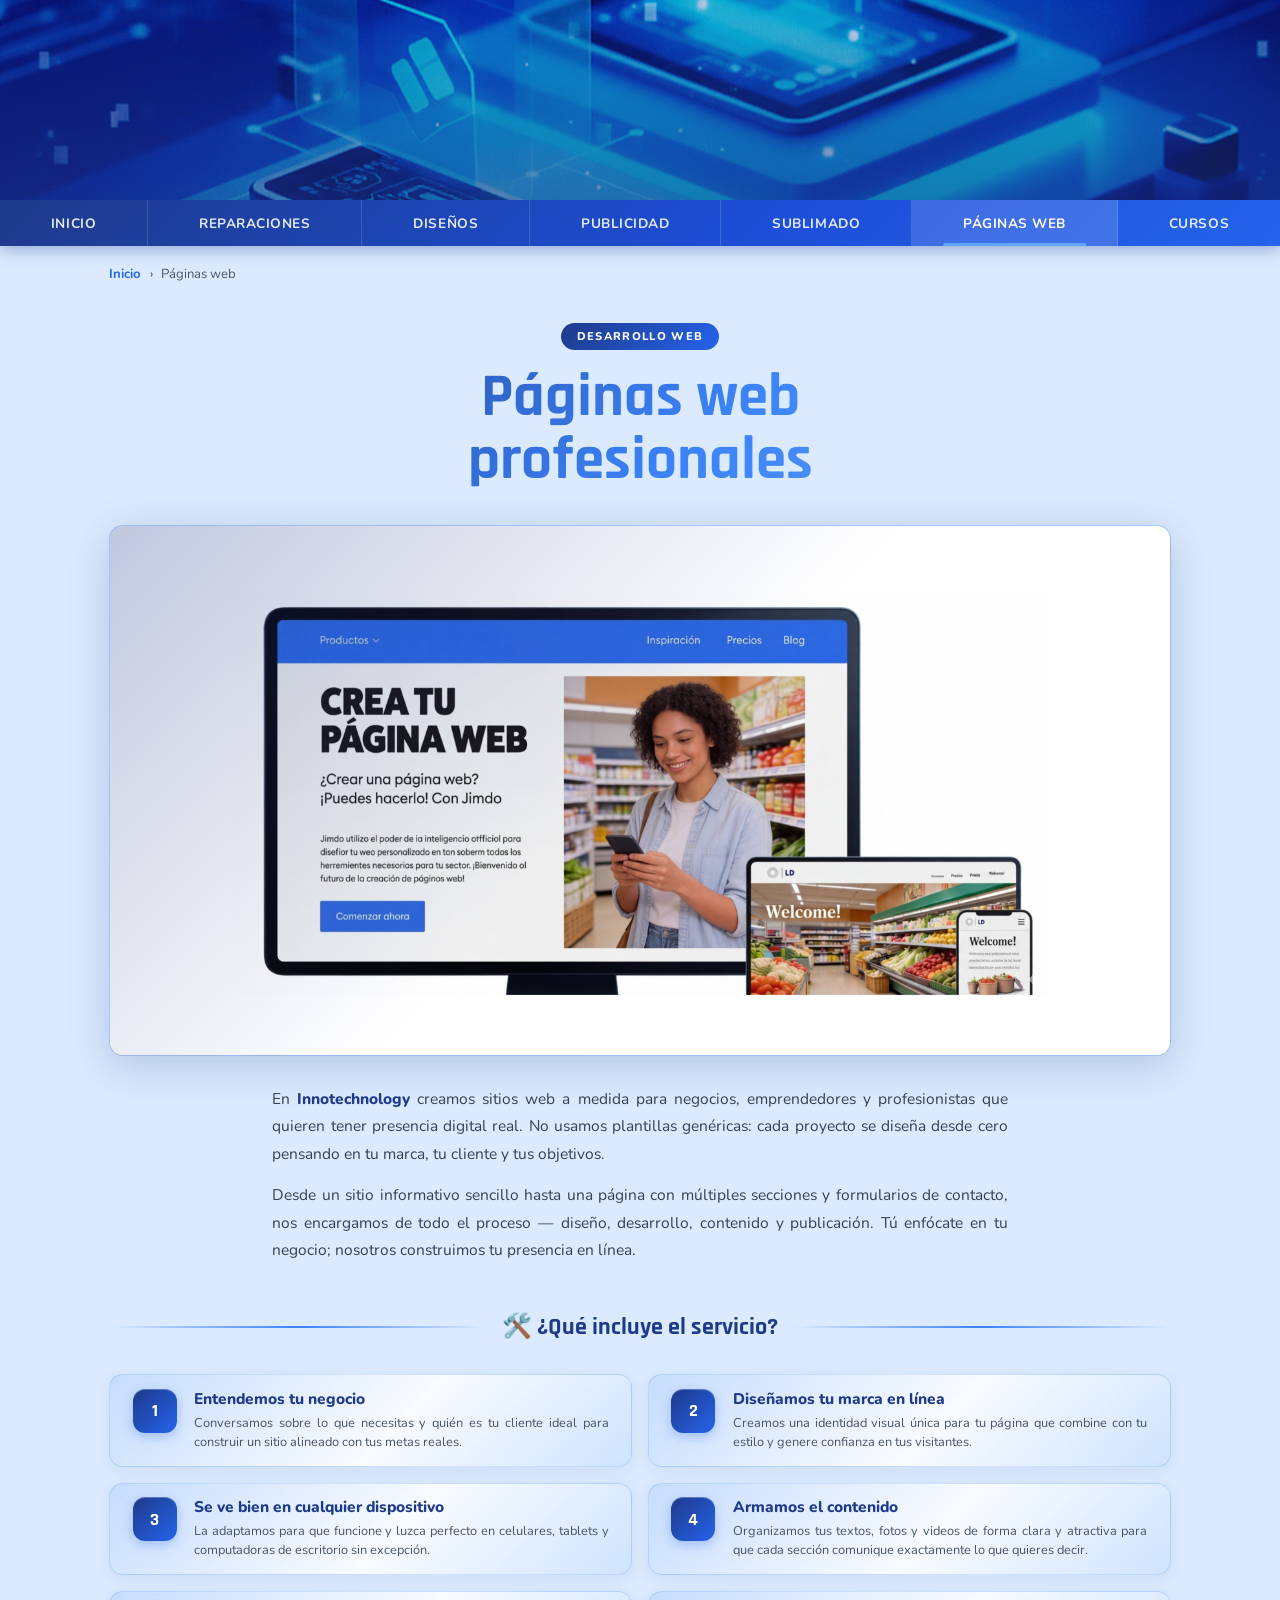
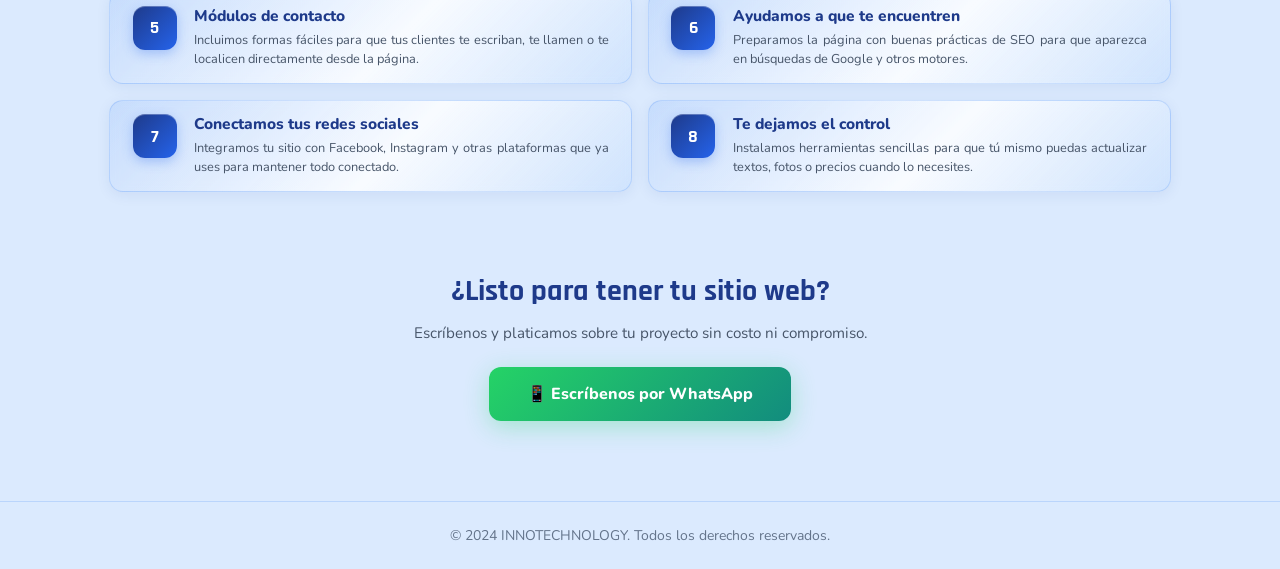
<file: Páginasweb.html>
<!DOCTYPE html>
<html lang="es">
  <head>
    <meta charset="UTF-8" />
    <meta name="viewport" content="width=device-width, initial-scale=1.0" />
    <title>Páginas Web – Innotechnology</title>
    <link rel="preconnect" href="https://fonts.googleapis.com" />
    <link rel="preconnect" href="https://fonts.gstatic.com" crossorigin />
    <style>
      @import url('https://fonts.googleapis.com/css2?family=Rajdhani:wght@600;700&family=Nunito:wght@400;600;700;800&display=swap');

      :root {
        --az1: #1e3a8a; --az2: #2563eb; --az3: #3b82f6; --az4: #60a5fa;
        --fondo: #dbeafe; --radio: 14px;
      }

      *, *::before, *::after { margin: 0; padding: 0; box-sizing: border-box; }
      html { scroll-behavior: smooth; }
      a { text-decoration: none; color: inherit; }
      img { display: block; max-width: 100%; }

      body { font-family: 'Nunito', Arial, sans-serif; background: var(--fondo); color: #1e293b; overflow-x: hidden; }

      /* ── HEADER ── */
      .site-header {
        height: 200px; width: 100%; position: relative; overflow: hidden;
        background: url('Multimediaindex/header.png') center / cover no-repeat;
      }
      .site-header::after {
        content: ''; position: absolute; inset: 0;
        background: linear-gradient(to bottom, rgba(30,58,138,0.18) 0%, rgba(30,58,138,0.55) 100%);
      }

      /* ── NAV ── */
      .nav-servicios {
        width: 100%; background: linear-gradient(135deg, #1e3a8a 0%, #1d4ed8 60%, #2563eb 100%);
        display: flex; flex-wrap: nowrap; overflow-x: auto;
        scrollbar-width: none; -ms-overflow-style: none;
        box-shadow: 0 4px 16px rgba(30,58,138,0.35);
      }
      .nav-servicios::-webkit-scrollbar { display: none; }
      .nav-btn {
        flex: 1 0 auto; min-width: max-content; padding: 0.75rem 1.1rem;
        font-size: 0.78rem; font-weight: 700; color: rgba(255,255,255,0.88);
        text-align: center; letter-spacing: 0.04em; text-transform: uppercase;
        border-right: 1px solid rgba(255,255,255,0.15);
        transition: background 0.25s, color 0.25s; position: relative; white-space: nowrap;
      }
      .nav-btn:last-child { border-right: none; }
      .nav-btn.active, .nav-btn:hover { background: rgba(255,255,255,0.14); color: #fff; }
      .nav-btn::after {
        content: ''; position: absolute; bottom: 0; left: 50%;
        transform: translateX(-50%) scaleX(0);
        width: 70%; height: 3px; background: #60a5fa;
        border-radius: 2px 2px 0 0; transition: transform 0.25s;
      }
      .nav-btn:hover::after, .nav-btn.active::after { transform: translateX(-50%) scaleX(1); }
      @media (min-width: 600px) { .nav-btn { font-size: 0.85rem; padding: 0.85rem 1.4rem; } }

      /* ── BREADCRUMB ── */
      .breadcrumb { max-width: 1100px; margin: 1.2rem auto 0; padding: 0 1.2rem; font-size: 0.82rem; color: #475569; }
      .breadcrumb a { color: var(--az2); font-weight: 700; }
      .breadcrumb span { margin: 0 0.35rem; }

      /* ── HERO — badge + título ── */
      .hero-top {
        max-width: 1100px; margin: 2.5rem auto 0; padding: 0 1.2rem;
        text-align: center; opacity: 0; transform: translateY(22px);
        transition: opacity 0.55s ease, transform 0.55s ease;
      }
      .hero-top.visible { opacity: 1; transform: translateY(0); }
      .hero-badge {
        display: inline-block;
        background: linear-gradient(135deg, var(--az1), var(--az2));
        color: #fff; font-size: 0.7rem; font-weight: 800;
        letter-spacing: 0.12em; text-transform: uppercase;
        padding: 0.35rem 1rem; border-radius: 50px; margin-bottom: 1rem;
      }
      .hero-titulo {
        font-family: 'Rajdhani', sans-serif;
        font-size: clamp(2.2rem, 6vw, 3.8rem); font-weight: 700; line-height: 1.05;
        background: linear-gradient(135deg, var(--az1) 0%, var(--az3) 55%, var(--az4) 100%);
        -webkit-background-clip: text; -webkit-text-fill-color: transparent; background-clip: text;
      }

      /* ── IMAGEN HERO ── */
      .hero-img-wrap {
        max-width: 1100px; margin: 2rem auto 0; padding: 0 1.2rem;
        opacity: 0; transform: translateY(22px);
        transition: opacity 0.55s ease, transform 0.55s ease;
      }
      .hero-img-wrap.visible { opacity: 1; transform: translateY(0); }
      .hero-img-inner {
        width: 100%; border-radius: var(--radio); overflow: hidden;
        aspect-ratio: 16 / 8; min-height: 220px; position: relative;
        background: linear-gradient(135deg, rgba(30,58,138,0.18), rgba(59,130,246,0.12));
        border: 1px solid rgba(59,130,246,0.25);
        box-shadow: 0 10px 40px rgba(30,58,138,0.22);
        display: flex; align-items: center; justify-content: center;
      }
      .hero-img-inner img { width: 100%; height: 100%; object-fit: cover; transition: transform 0.7s ease; }
      .hero-img-inner:hover img { transform: scale(1.03); }
      .hero-img-inner::before {
        content: ''; position: absolute; inset: 0; z-index: 1;
        background: linear-gradient(135deg, rgba(30,58,138,0.28) 0%, transparent 50%);
        pointer-events: none;
      }
      .hero-foto-placeholder { display: flex; flex-direction: column; align-items: center; gap: 0.6rem; color: var(--az2); font-weight: 700; font-size: 0.9rem; }
      .hero-foto-placeholder .ip-icon { font-size: 3.5rem; opacity: 0.4; }

      /* ── DESCRIPCIÓN ── */
      .descripcion-wrap {
        max-width: 780px; margin: 1.8rem auto 0; padding: 0 1.4rem;
        opacity: 0; transform: translateY(20px);
        transition: opacity 0.5s ease, transform 0.5s ease;
      }
      .descripcion-wrap.visible { opacity: 1; transform: translateY(0); }
      .descripcion-wrap p { font-size: 0.97rem; color: #334155; line-height: 1.78; text-align: justify; }
      .descripcion-wrap p + p { margin-top: 0.85rem; }
      .descripcion-wrap strong { color: var(--az1); font-weight: 800; }

      /* ── DIVISOR ── */
      .divisor { max-width: 1100px; margin: 3rem auto 0; padding: 0 1.2rem; display: flex; align-items: center; gap: 1rem; }
      .divisor-linea { flex: 1; height: 2px; background: linear-gradient(to right, transparent, var(--az3), transparent); }
      .divisor-titulo { font-family: 'Rajdhani', sans-serif; font-size: 1.5rem; font-weight: 700; color: var(--az1); white-space: nowrap; }

      /* ── PASOS ── */
      .pasos-grid { max-width: 1100px; margin: 2rem auto 3rem; padding: 0 1.2rem; display: grid; grid-template-columns: 1fr; gap: 1rem; }
      @media (min-width: 640px) { .pasos-grid { grid-template-columns: repeat(2, 1fr); } }

      .paso-card {
        border-radius: var(--radio); padding: 0.85rem 1.4rem;
        display: flex; align-items: flex-start; gap: 1.1rem;
        position: relative; overflow: hidden;
        background: linear-gradient(135deg, rgba(59,130,246,0.13) 0%, rgba(255,255,255,0.80) 55%, rgba(96,165,250,0.09) 100%);
        border: 1px solid rgba(59,130,246,0.20); backdrop-filter: blur(6px);
        box-shadow: 0 3px 14px rgba(30,58,138,0.08);
        opacity: 0; transform: translateX(-40px);
        transition: opacity 0.45s ease, transform 0.45s ease, box-shadow 0.3s;
      }
      .paso-card.visible { opacity: 1; transform: translateX(0); }
      .paso-card:nth-child(1) { transition-delay: 0.04s; } .paso-card:nth-child(2) { transition-delay: 0.09s; }
      .paso-card:nth-child(3) { transition-delay: 0.14s; } .paso-card:nth-child(4) { transition-delay: 0.19s; }
      .paso-card:nth-child(5) { transition-delay: 0.24s; } .paso-card:nth-child(6) { transition-delay: 0.29s; }
      .paso-card:nth-child(7) { transition-delay: 0.34s; } .paso-card:nth-child(8) { transition-delay: 0.39s; }
      .paso-card::before {
        content: ''; position: absolute; top: -60%; left: -75%; width: 55%; height: 200%;
        background: linear-gradient(105deg, rgba(255,255,255,0) 0%, rgba(255,255,255,0.52) 50%, rgba(255,255,255,0) 100%);
        transform: skewX(-15deg); pointer-events: none;
        animation: mirrorPaso 5s ease-in-out infinite;
      }
      .paso-card:nth-child(1)::before { animation-delay: 0s;   } .paso-card:nth-child(2)::before { animation-delay: 0.6s; }
      .paso-card:nth-child(3)::before { animation-delay: 1.2s; } .paso-card:nth-child(4)::before { animation-delay: 1.8s; }
      .paso-card:nth-child(5)::before { animation-delay: 2.4s; } .paso-card:nth-child(6)::before { animation-delay: 3.0s; }
      .paso-card:nth-child(7)::before { animation-delay: 3.6s; } .paso-card:nth-child(8)::before { animation-delay: 4.2s; }
      @keyframes mirrorPaso { 0%{left:-75%;opacity:0;}8%{opacity:1;}52%{left:130%;opacity:1;}58%{opacity:0;}100%{left:130%;opacity:0;} }
      .paso-card:hover { transform: translateX(0) translateY(-4px); box-shadow: 0 10px 28px rgba(30,58,138,0.15); }

      .paso-num {
        min-width: 44px; height: 44px; border-radius: 12px; flex-shrink: 0;
        background: linear-gradient(135deg, var(--az1), var(--az2)); color: #fff;
        font-family: 'Rajdhani', sans-serif; font-size: 1.15rem; font-weight: 700;
        display: flex; align-items: center; justify-content: center;
        position: relative; z-index: 1;
        box-shadow: 0 4px 12px rgba(37,99,235,0.30), inset 0 1px 0 rgba(255,255,255,0.28);
      }
      .paso-info  { flex: 1; position: relative; z-index: 1; }
      .paso-titulo { font-size: 0.97rem; font-weight: 800; color: var(--az1); margin-bottom: 0.3rem; line-height: 1.3; }
      .paso-desc { font-size: 0.80rem; color: #475569; line-height: 1.5; text-align: justify; }

      /* ── CTA FINAL ── */
      .cta-final {
        max-width: 1100px; margin: 1rem auto 3rem; padding: 2rem 1.5rem; text-align: center;
        opacity: 0; transform: translateY(20px);
        transition: opacity 0.5s ease, transform 0.5s ease;
      }
      .cta-final.visible { opacity: 1; transform: translateY(0); }
      .cta-titulo { font-family: 'Rajdhani', sans-serif; font-size: 1.9rem; font-weight: 700; color: var(--az1); margin-bottom: 0.6rem; }
      .cta-sub { font-size: 0.95rem; color: #475569; margin-bottom: 1.4rem; line-height: 1.6; }
      .btn-wa-grande {
        display: inline-flex; align-items: center; gap: 0.7rem;
        padding: 1rem 2.4rem; border-radius: 12px; border: none; cursor: pointer;
        font-size: 1rem; font-weight: 800; font-family: inherit;
        background: linear-gradient(135deg, #25d366, #128c7e); color: #fff;
        box-shadow: 0 6px 24px rgba(37,211,102,0.30); transition: transform 0.25s, box-shadow 0.25s;
      }
      .btn-wa-grande:hover { transform: translateY(-4px); box-shadow: 0 12px 32px rgba(37,211,102,0.38); }

      /* ── FOOTER ── */
      .footer-principal, footer {
        text-align: center; padding: 1.5rem; font-size: 0.875rem; color: #64748b;
        border-top: 1px solid rgba(59,130,246,0.2); background: var(--fondo); margin-top: 2rem;
      }

      /* ── FADE-IN ── */
      .fade-in { opacity: 0; transform: translateY(22px); transition: opacity 0.5s ease, transform 0.5s ease; }
      .fade-in.visible { opacity: 1; transform: translateY(0); }
    </style>
  </head>
  <body>

    <!-- HEADER -->
    <header class="site-header"></header>

    <!-- NAV -->
    <nav class="nav-servicios">
            <a href="index.html" class="nav-btn">Inicio</a>
      <a href="serviciosreparacion.html"   class="nav-btn">Reparaciones</a>
      <a href="Diseñospersonalizados.html" class="nav-btn">Diseños</a>
      <a href="Publicidadymarketing.html"  class="nav-btn">Publicidad</a>
      <a href="Sublidadoplayeras.html"     class="nav-btn">Sublimado</a>
      <a href="Páginasweb.html"            class="nav-btn active">Páginas web</a>
      <a href="Cursosdigitales.html"       class="nav-btn">Cursos</a>
    </nav>

    <!-- BREADCRUMB -->
    <p class="breadcrumb">
      <a href="index.html">Inicio</a>
      <span>›</span>
      Páginas web
    </p>

    <!-- BADGE + TÍTULO -->
    <div class="hero-top">
      <span class="hero-badge">Desarrollo Web</span>
      <h1 class="hero-titulo">Páginas web<br />profesionales</h1>
    </div>

    <!-- IMAGEN PRINCIPAL -->
    <div class="hero-img-wrap">
      <div class="hero-img-inner">
        <img
          src="imagenessegmentopaginasweb/iniciopaginasweb.png"
          alt="Páginas web Innotechnology"
          loading="lazy"
          onerror="this.style.display='none'; this.parentNode.querySelector('.hero-foto-placeholder').style.display='flex';"
        />
        <div class="hero-foto-placeholder" style="display:none;">
          <span class="ip-icon">🌐</span>
          <span>Agrega tu foto:<br /><code>imagenessegmentopaginasweb/iniciopaginasweb.png</code></span>
        </div>
      </div>
    </div>

    <!-- DESCRIPCIÓN -->
    <div class="descripcion-wrap">
      <p>
        En <strong>Innotechnology</strong> creamos sitios web a medida para negocios, emprendedores
        y profesionistas que quieren tener presencia digital real. No usamos plantillas genéricas:
        cada proyecto se diseña desde cero pensando en tu marca, tu cliente y tus objetivos.
      </p>
      <p>
        Desde un sitio informativo sencillo hasta una página con múltiples secciones y formularios
        de contacto, nos encargamos de todo el proceso — diseño, desarrollo, contenido y publicación.
        Tú enfócate en tu negocio; nosotros construimos tu presencia en línea.
      </p>
    </div>

    <!-- PASOS -->
    <div class="divisor">
      <div class="divisor-linea"></div>
      <h2 class="divisor-titulo">🛠️ ¿Qué incluye el servicio?</h2>
      <div class="divisor-linea"></div>
    </div>

    <div class="pasos-grid">

      <div class="paso-card">
        <div class="paso-num">1</div>
        <div class="paso-info">
          <div class="paso-titulo">Entendemos tu negocio</div>
          <div class="paso-desc">Conversamos sobre lo que necesitas y quién es tu cliente ideal para construir un sitio alineado con tus metas reales.</div>
        </div>
      </div>

      <div class="paso-card">
        <div class="paso-num">2</div>
        <div class="paso-info">
          <div class="paso-titulo">Diseñamos tu marca en línea</div>
          <div class="paso-desc">Creamos una identidad visual única para tu página que combine con tu estilo y genere confianza en tus visitantes.</div>
        </div>
      </div>

      <div class="paso-card">
        <div class="paso-num">3</div>
        <div class="paso-info">
          <div class="paso-titulo">Se ve bien en cualquier dispositivo</div>
          <div class="paso-desc">La adaptamos para que funcione y luzca perfecto en celulares, tablets y computadoras de escritorio sin excepción.</div>
        </div>
      </div>

      <div class="paso-card">
        <div class="paso-num">4</div>
        <div class="paso-info">
          <div class="paso-titulo">Armamos el contenido</div>
          <div class="paso-desc">Organizamos tus textos, fotos y videos de forma clara y atractiva para que cada sección comunique exactamente lo que quieres decir.</div>
        </div>
      </div>

      <div class="paso-card">
        <div class="paso-num">5</div>
        <div class="paso-info">
          <div class="paso-titulo">Módulos de contacto</div>
          <div class="paso-desc">Incluimos formas fáciles para que tus clientes te escriban, te llamen o te localicen directamente desde la página.</div>
        </div>
      </div>

      <div class="paso-card">
        <div class="paso-num">6</div>
        <div class="paso-info">
          <div class="paso-titulo">Ayudamos a que te encuentren</div>
          <div class="paso-desc">Preparamos la página con buenas prácticas de SEO para que aparezca en búsquedas de Google y otros motores.</div>
        </div>
      </div>

      <div class="paso-card">
        <div class="paso-num">7</div>
        <div class="paso-info">
          <div class="paso-titulo">Conectamos tus redes sociales</div>
          <div class="paso-desc">Integramos tu sitio con Facebook, Instagram y otras plataformas que ya uses para mantener todo conectado.</div>
        </div>
      </div>

      <div class="paso-card">
        <div class="paso-num">8</div>
        <div class="paso-info">
          <div class="paso-titulo">Te dejamos el control</div>
          <div class="paso-desc">Instalamos herramientas sencillas para que tú mismo puedas actualizar textos, fotos o precios cuando lo necesites.</div>
        </div>
      </div>

    </div>

    <!-- CTA -->
    <div class="cta-final">
      <div class="cta-titulo">¿Listo para tener tu sitio web?</div>
      <p class="cta-sub">Escríbenos y platicamos sobre tu proyecto sin costo ni compromiso.</p>
      <button
        class="btn-wa-grande"
        onclick="window.open('https://wa.me/524791449771?text=' + encodeURIComponent('Hola! Me interesa cotizar una página web. ¿Me pueden dar más información?'), '_blank')"
      >
        📱 Escríbenos por WhatsApp
      </button>
    </div>

    <!-- FOOTER -->
    <footer class="footer-principal">
      &copy; 2024 INNOTECHNOLOGY. Todos los derechos reservados.
    </footer>

    <script>
      const obs = new IntersectionObserver((entries) => {
        entries.forEach(e => {
          if (e.isIntersecting) { e.target.classList.add('visible'); obs.unobserve(e.target); }
        });
      }, { threshold: 0.12 });

      document.querySelectorAll(
        '.hero-top, .hero-img-wrap, .descripcion-wrap, .paso-card, .cta-final, .fade-in'
      ).forEach(el => obs.observe(el));
    </script>

  </body>
</html>
</file>
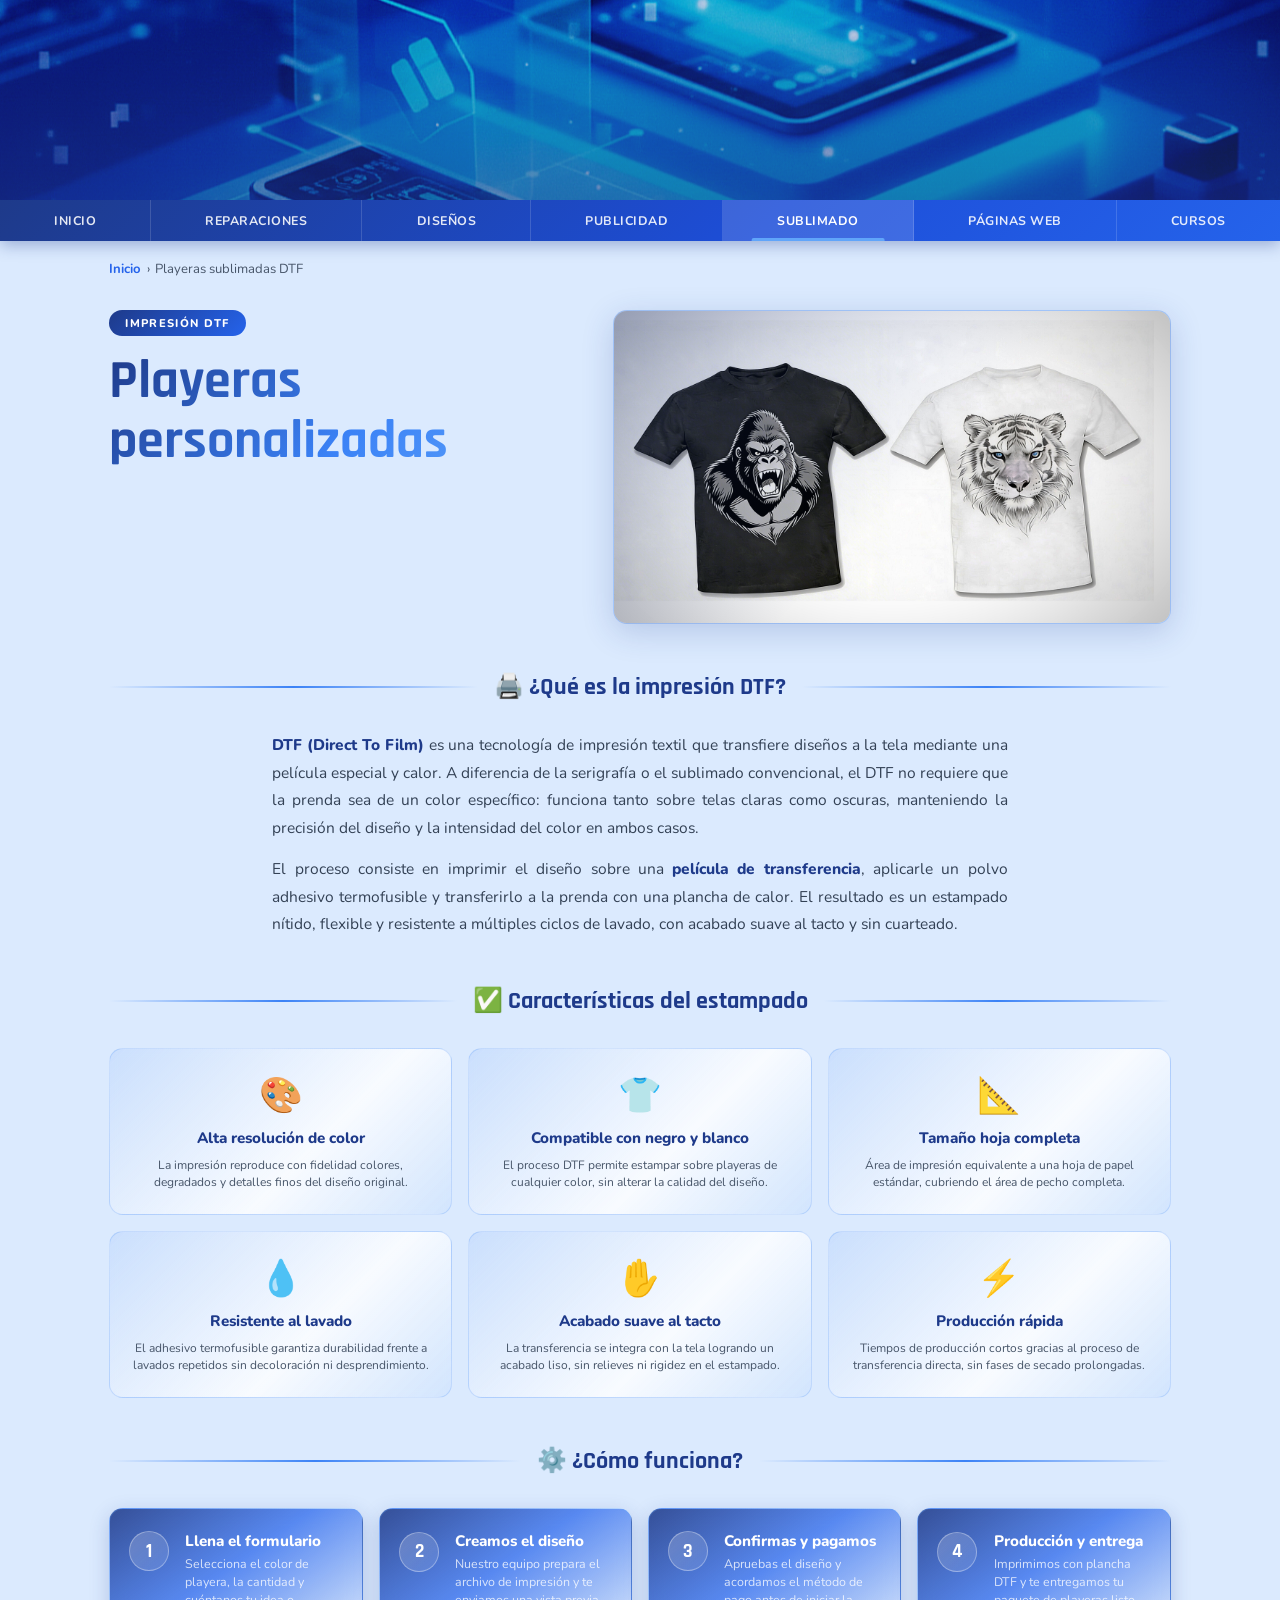
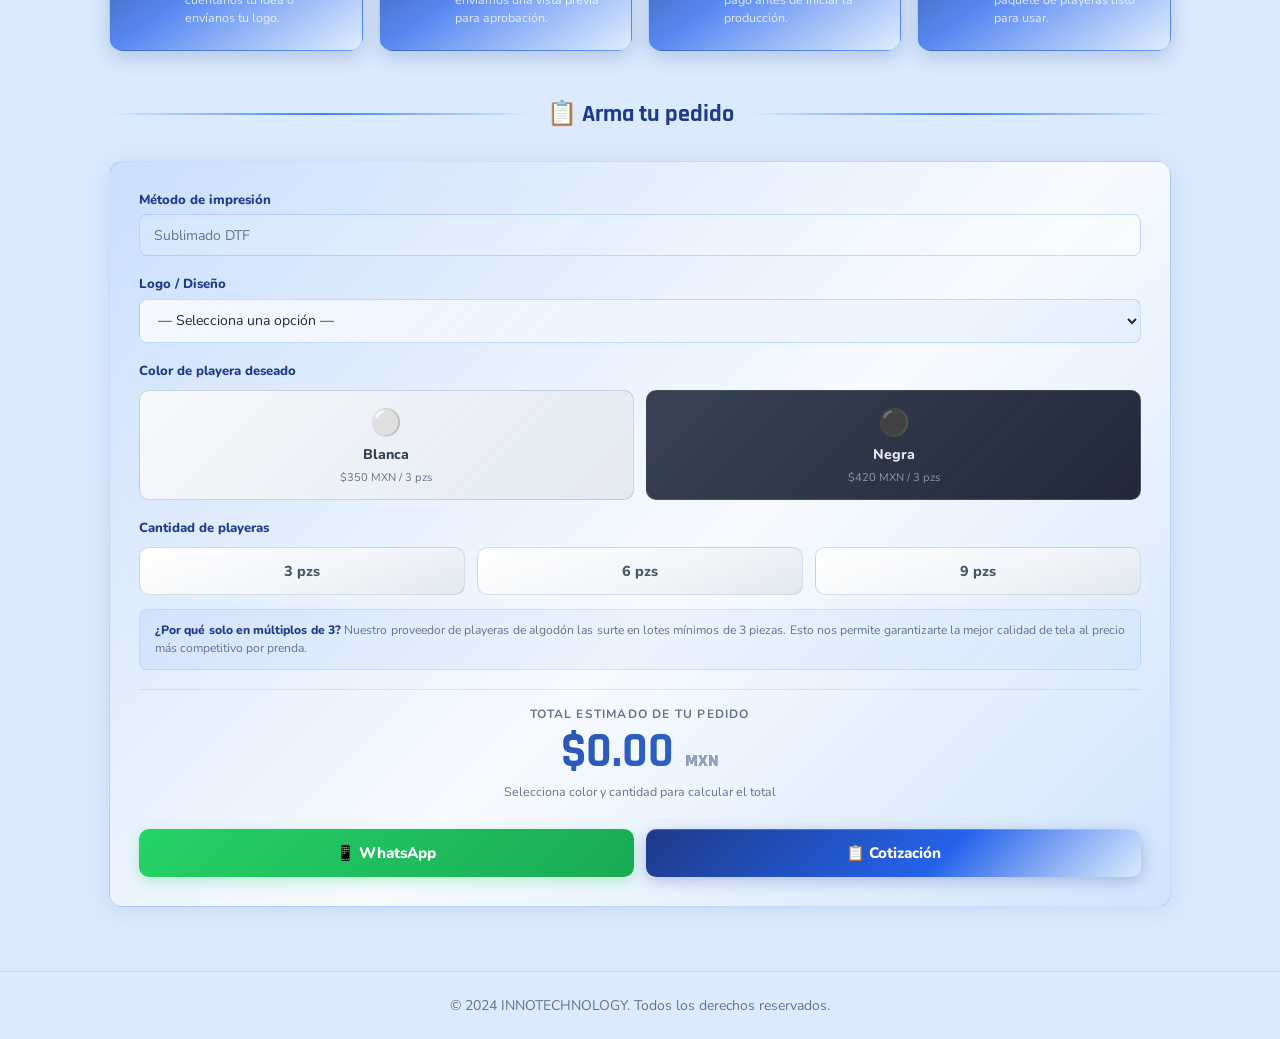
<file: Sublidadoplayeras.html>
<!DOCTYPE html>
<html lang="es">
<head>
  <meta charset="UTF-8"/>
  <meta name="viewport" content="width=device-width, initial-scale=1.0"/>
  <title>Playeras Sublimadas DTF – Innotechnology</title>
  <link rel="preconnect" href="https://fonts.googleapis.com"/>
  <link rel="preconnect" href="https://fonts.gstatic.com" crossorigin/>
  <link href="https://fonts.googleapis.com/css2?family=Rajdhani:wght@600;700&family=Nunito:wght@400;600;700;800&display=swap" rel="stylesheet"/>
  <style>
    :root {
      --az1:#1e3a8a; --az2:#2563eb; --az3:#3b82f6; --az4:#60a5fa;
      --fondo:#dbeafe; --radio:14px;
    }
    *, *::before, *::after { margin:0; padding:0; box-sizing:border-box; }
    html { scroll-behavior:smooth; }
    body { font-family:'Nunito',Arial,sans-serif; background:var(--fondo); color:#1e293b; overflow-x:hidden; }
    a { text-decoration:none; color:inherit; }
    img { display:block; max-width:100%; }

    /* ── HEADER ── */
    .site-header {
      height:200px; width:100%; position:relative; overflow:hidden;
      background:url('Multimediaindex/header.png') center/cover no-repeat;
    }
    .site-header::after {
      content:''; position:absolute; inset:0;
      background:linear-gradient(to bottom,rgba(30,58,138,0.18) 0%,rgba(30,58,138,0.55) 100%);
    }

    /* ── NAV ── */
    .nav-servicios {
      width:100%; background:linear-gradient(135deg,#1e3a8a 0%,#1d4ed8 60%,#2563eb 100%);
      display:flex; flex-wrap:nowrap; overflow-x:auto;
      scrollbar-width:none; -ms-overflow-style:none;
      box-shadow:0 4px 16px rgba(30,58,138,0.35);
    }
    .nav-servicios::-webkit-scrollbar { display:none; }
    .nav-btn {
      flex:1 0 auto; min-width:max-content; padding:0.75rem 1.1rem;
      font-size:0.78rem; font-weight:700; color:rgba(255,255,255,0.88);
      text-align:center; letter-spacing:0.04em; text-transform:uppercase;
      border-right:1px solid rgba(255,255,255,0.15);
      transition:background 0.25s,color 0.25s; position:relative; white-space:nowrap;
    }
    .nav-btn:last-child { border-right:none; }
    .nav-btn.active,.nav-btn:hover { background:rgba(255,255,255,0.14); color:#fff; }
    .nav-btn::after {
      content:''; position:absolute; bottom:0; left:50%;
      transform:translateX(-50%) scaleX(0);
      width:70%; height:3px; background:#60a5fa;
      border-radius:2px 2px 0 0; transition:transform 0.25s;
    }
    .nav-btn:hover::after,.nav-btn.active::after { transform:translateX(-50%) scaleX(1); }

    /* ── BREADCRUMB ── */
    .breadcrumb { max-width:1100px; margin:1.2rem auto 0; padding:0 1.2rem; font-size:0.82rem; color:#475569; }
    .breadcrumb a { color:var(--az2); font-weight:700; }
    .breadcrumb span { margin:0 0.35rem; }

    /* ── HERO ── */
    .hero {
      max-width:1100px; margin:2rem auto 0; padding:0 1.2rem;
      display:flex; flex-direction:column; align-items:center; gap:2rem;
    }
    .hero-texto { text-align:center; }
    .hero-badge {
      display:inline-block;
      background:linear-gradient(135deg,var(--az1),var(--az2));
      color:#fff; font-size:0.7rem; font-weight:800;
      letter-spacing:0.12em; text-transform:uppercase;
      padding:0.35rem 1rem; border-radius:50px; margin-bottom:1rem;
    }
    .hero-titulo {
      font-family:'Rajdhani',sans-serif;
      font-size:clamp(2rem,6vw,3.4rem); font-weight:700; line-height:1.1;
      background:linear-gradient(135deg,var(--az1) 0%,var(--az3) 55%,var(--az4) 100%);
      -webkit-background-clip:text; -webkit-text-fill-color:transparent; background-clip:text;
      margin-bottom:1rem;
    }
    .hero-subtitulo { font-size:1.05rem; color:#475569; max-width:540px; margin:0 auto; line-height:1.7; text-align:justify; }
    .hero-foto-wrap {
      width:100%; max-width:720px; border-radius:var(--radio); overflow:hidden;
      aspect-ratio:16/9; position:relative;
      background:linear-gradient(135deg,rgba(30,58,138,0.18),rgba(59,130,246,0.12));
      border:1px solid rgba(59,130,246,0.25);
      box-shadow:0 8px 32px rgba(30,58,138,0.20);
      display:flex; align-items:center; justify-content:center;
    }
    .hero-foto-wrap img { width:100%; height:100%; object-fit:cover; transition:transform 0.6s; }
    .hero-foto-wrap:hover img { transform:scale(1.04); }
    .hero-foto-wrap::before {
      content:''; position:absolute; inset:0; z-index:1;
      background:linear-gradient(135deg,rgba(30,58,138,0.28) 0%,transparent 55%);
      pointer-events:none;
    }
    .hero-foto-placeholder { display:flex; flex-direction:column; align-items:center; gap:0.6rem; color:var(--az2); font-weight:700; font-size:0.9rem; }
    .hero-foto-placeholder .icono-placeholder { font-size:3.5rem; opacity:0.4; }
    @media(min-width:768px){
      .hero { flex-direction:row; align-items:flex-start; gap:2.5rem; }
      .hero-texto { text-align:left; flex:1; }
      .hero-subtitulo { margin:0; text-align:justify; }
      .hero-foto-wrap { flex:1.2; }
    }

    /* ── DIVISOR ── */
    .divisor { max-width:1100px; margin:3rem auto 0; padding:0 1.2rem; display:flex; align-items:center; gap:1rem; }
    .divisor-linea { flex:1; height:2px; background:linear-gradient(to right,transparent,var(--az3),transparent); }
    .divisor-titulo { font-family:'Rajdhani',sans-serif; font-size:1.5rem; font-weight:700; color:var(--az1); white-space:nowrap; }

    /* ── DTF TEXTO ── */
    .dtf-texto-wrap {
      max-width:780px; margin:1.8rem auto 0; padding:0 1.4rem;
      opacity:0; transform:translateY(20px);
      transition:opacity 0.5s ease, transform 0.5s ease;
    }
    .dtf-texto-wrap.visible { opacity:1; transform:translateY(0); }
    .dtf-parrafos { display:flex; flex-direction:column; gap:0.85rem; }
    .dtf-parrafos p { font-size:0.97rem; color:#334155; line-height:1.78; text-align:justify; }
    .dtf-parrafos strong { color:var(--az1); font-weight:800; }

    /* ── CARACTERÍSTICAS ── */
    .caract-grid {
      max-width:1100px; margin:2rem auto 0; padding:0 1.2rem;
      display:grid; grid-template-columns:repeat(2,1fr); gap:1rem;
    }
    @media(min-width:768px){ .caract-grid { grid-template-columns:repeat(3,1fr); } }
    .caract-card {
      border-radius:var(--radio); padding:1.4rem 1.1rem;
      text-align:center; display:flex; flex-direction:column; align-items:center; gap:0.6rem;
      position:relative; overflow:hidden;
      background:linear-gradient(135deg,rgba(59,130,246,0.10) 0%,rgba(255,255,255,0.80) 60%,rgba(96,165,250,0.07) 100%);
      border:1px solid rgba(59,130,246,0.2); backdrop-filter:blur(5px);
      opacity:0; transform:translateY(24px);
      transition:opacity 0.4s ease, transform 0.4s ease, box-shadow 0.3s;
    }
    .caract-card.visible { opacity:1; transform:translateY(0); }
    .caract-card:nth-child(1){transition-delay:0.04s;} .caract-card:nth-child(2){transition-delay:0.09s;}
    .caract-card:nth-child(3){transition-delay:0.14s;} .caract-card:nth-child(4){transition-delay:0.19s;}
    .caract-card:nth-child(5){transition-delay:0.24s;} .caract-card:nth-child(6){transition-delay:0.29s;}
    .caract-card:hover { box-shadow:0 8px 24px rgba(30,58,138,0.14); }
    .caract-card::before {
      content:''; position:absolute; top:-60%; left:-75%; width:55%; height:200%;
      background:linear-gradient(105deg,rgba(255,255,255,0) 0%,rgba(255,255,255,0.50) 50%,rgba(255,255,255,0) 100%);
      transform:skewX(-15deg); pointer-events:none;
      animation:mirrorC 5s ease-in-out infinite;
    }
    .caract-card:nth-child(1)::before{animation-delay:0s;} .caract-card:nth-child(2)::before{animation-delay:0.8s;}
    .caract-card:nth-child(3)::before{animation-delay:1.6s;} .caract-card:nth-child(4)::before{animation-delay:2.4s;}
    .caract-card:nth-child(5)::before{animation-delay:3.2s;} .caract-card:nth-child(6)::before{animation-delay:4.0s;}
    @keyframes mirrorC { 0%{left:-75%;opacity:0;}8%{opacity:1;}52%{left:130%;opacity:1;}58%{opacity:0;}100%{left:130%;opacity:0;} }
    .caract-icono { font-size:2.2rem; position:relative; z-index:1; }
    .caract-nombre { font-size:0.95rem; font-weight:800; color:var(--az1); line-height:1.2; position:relative; z-index:1; }
    .caract-desc { font-size:0.75rem; color:#475569; line-height:1.45; position:relative; z-index:1; text-align:center; }

    /* ── PROCESO ── */
    .proceso-grid {
      max-width:1100px; margin:2rem auto 0; padding:0 1.2rem;
      display:grid; grid-template-columns:1fr; gap:1rem;
    }
    @media(min-width:640px){ .proceso-grid { grid-template-columns:repeat(2,1fr); } }
    @media(min-width:1024px){ .proceso-grid { grid-template-columns:repeat(4,1fr); } }
    .proceso-card {
      border-radius:var(--radio); padding:1.4rem 1.2rem;
      display:flex; align-items:flex-start; gap:1rem;
      position:relative; overflow:hidden;
      background:linear-gradient(145deg, rgba(30,58,138,0.88) 0%, rgba(37,99,235,0.72) 45%, rgba(255,255,255,0.20) 100%);
      border:1px solid rgba(96,165,250,0.30); backdrop-filter:blur(8px);
      box-shadow:0 6px 20px rgba(30,58,138,0.22);
      opacity:0; transform:translateX(-35px);
      transition:opacity 0.45s ease, transform 0.45s ease, box-shadow 0.3s;
    }
    .proceso-card.visible { opacity:1; transform:translateX(0); }
    .proceso-card:nth-child(1){transition-delay:0.04s;} .proceso-card:nth-child(2){transition-delay:0.11s;}
    .proceso-card:nth-child(3){transition-delay:0.18s;} .proceso-card:nth-child(4){transition-delay:0.25s;}
    .proceso-card:hover { box-shadow:0 10px 30px rgba(30,58,138,0.32); }
    .proceso-card::before {
      content:''; position:absolute; top:-60%; left:-75%; width:55%; height:200%;
      background:linear-gradient(105deg,rgba(255,255,255,0) 0%,rgba(255,255,255,0.30) 50%,rgba(255,255,255,0) 100%);
      transform:skewX(-15deg); pointer-events:none;
      animation:mirrorPr 5s ease-in-out infinite;
    }
    .proceso-card:nth-child(1)::before{animation-delay:0s;} .proceso-card:nth-child(2)::before{animation-delay:1.2s;}
    .proceso-card:nth-child(3)::before{animation-delay:2.4s;} .proceso-card:nth-child(4)::before{animation-delay:3.6s;}
    @keyframes mirrorPr { 0%{left:-75%;opacity:0;}8%{opacity:1;}52%{left:130%;opacity:1;}58%{opacity:0;}100%{left:130%;opacity:0;} }
    .proceso-num {
      min-width:40px; height:40px; border-radius:50%; flex-shrink:0;
      background:linear-gradient(135deg,rgba(255,255,255,0.22),rgba(255,255,255,0.08));
      border:1.5px solid rgba(255,255,255,0.32);
      color:#fff; font-family:'Rajdhani',sans-serif; font-size:1.2rem; font-weight:700;
      display:flex; align-items:center; justify-content:center; position:relative; z-index:1;
    }
    .proceso-info { flex:1; position:relative; z-index:1; }
    .proceso-nombre { font-size:0.95rem; font-weight:800; color:#fff; margin-bottom:0.25rem; }
    .proceso-desc { font-size:0.78rem; color:rgba(255,255,255,0.78); line-height:1.45; }

    /* ── FORMULARIO ── */
    .form-wrap { max-width:1100px; margin:2rem auto 0; padding:0 1.2rem 1rem; }
    .form-card {
      border-radius:var(--radio); padding:1.8rem;
      background:linear-gradient(135deg,rgba(59,130,246,0.10) 0%,rgba(255,255,255,0.78) 55%,rgba(96,165,250,0.08) 100%);
      border:1px solid rgba(59,130,246,0.22); backdrop-filter:blur(8px);
      box-shadow:0 4px 24px rgba(30,58,138,0.10);
    }
    .form-group { display:flex; flex-direction:column; gap:0.35rem; margin-bottom:1.2rem; }
    .form-label { font-size:0.82rem; font-weight:800; color:var(--az1); }
    .form-control {
      width:100%; padding:0.65rem 0.9rem;
      border:1.5px solid rgba(59,130,246,0.25); border-radius:8px;
      font-size:0.88rem; font-family:inherit; color:#1e293b;
      background:linear-gradient(135deg,rgba(255,255,255,0.75),rgba(219,234,254,0.50));
      transition:border 0.2s, box-shadow 0.2s;
    }
    .form-control:focus { outline:none; border-color:var(--az2); box-shadow:0 0 0 3px rgba(37,99,235,0.12); }
    .form-control[readonly] { color:#64748b; cursor:not-allowed; background:linear-gradient(135deg,rgba(219,234,254,0.55),rgba(255,255,255,0.50)); }
    select.form-control { cursor:pointer; }

    /* OPCIONES RADIO — COLOR */
    .opciones-row { display:flex; gap:0.75rem; flex-wrap:nowrap; margin-top:0.3rem; }
    .opcion-radio {
      flex:1; display:flex; flex-direction:column; align-items:center; justify-content:center; gap:0.35rem;
      padding:0.85rem 0.6rem; border-radius:10px; cursor:pointer;
      border:1.5px solid rgba(59,130,246,0.22);
      transition:all 0.22s; position:relative; overflow:hidden; text-align:center;
    }
    .opcion-radio input[type="radio"] { display:none; }
    .opcion-radio .op-icon  { font-size:1.6rem; position:relative; z-index:1; }
    .opcion-radio .op-label { font-size:0.88rem; font-weight:800; position:relative; z-index:1; }
    .opcion-radio .op-sub   { font-size:0.7rem; position:relative; z-index:1; }
    .opcion-radio.color-blanca { background:linear-gradient(135deg,rgba(248,250,252,0.95),rgba(226,232,240,0.85)); border-color:rgba(148,163,184,0.40); }
    .opcion-radio.color-blanca .op-label { color:#334155; }
    .opcion-radio.color-blanca .op-sub   { color:#64748b; }
    .opcion-radio.color-blanca.checked { background:linear-gradient(135deg,#f1f5f9,#e2e8f0); border:2px solid #334155; box-shadow:0 4px 14px rgba(0,0,0,0.12); }
    .opcion-radio.color-negra { background:linear-gradient(135deg,rgba(30,41,59,0.88),rgba(15,23,42,0.92)); border-color:rgba(148,163,184,0.20); }
    .opcion-radio.color-negra .op-label { color:#e2e8f0; }
    .opcion-radio.color-negra .op-sub   { color:rgba(226,232,240,0.55); }
    .opcion-radio.color-negra.checked { background:linear-gradient(135deg,#1e293b,#0f172a); border:2px solid #60a5fa; box-shadow:0 4px 16px rgba(30,58,138,0.35); }
    .opcion-radio.checked::before {
      content:''; position:absolute; top:-60%; left:-75%; width:55%; height:200%;
      background:linear-gradient(105deg,rgba(255,255,255,0) 0%,rgba(255,255,255,0.22) 50%,rgba(255,255,255,0) 100%);
      transform:skewX(-15deg); pointer-events:none;
      animation:mirrorOp 3s ease-in-out infinite;
    }
    @keyframes mirrorOp { 0%{left:-75%;opacity:0;}20%{opacity:1;}70%{left:130%;opacity:1;}80%{opacity:0;}100%{left:130%;opacity:0;} }

    /* OPCIONES RADIO — CANTIDAD */
    .cantidad-row { display:flex; gap:0.75rem; flex-wrap:nowrap; margin-top:0.3rem; }
    .opcion-cantidad {
      flex:1; display:flex; flex-direction:column; align-items:center; justify-content:center; gap:0.2rem;
      padding:0.8rem 0.5rem; border-radius:10px; cursor:pointer;
      border:1.5px solid rgba(148,163,184,0.35);
      background:linear-gradient(160deg,#ffffff 0%,#f1f5f9 60%,#e2e8f0 100%);
      transition:all 0.22s; position:relative; overflow:hidden; text-align:center;
    }
    .opcion-cantidad input[type="radio"] { display:none; }
    .opcion-cantidad .cq-label { font-size:0.9rem; font-weight:800; color:#475569; position:relative; z-index:1; }
    .opcion-cantidad .cq-sub   { font-size:0.68rem; color:#94a3b8; position:relative; z-index:1; }
    .opcion-cantidad.checked { background:linear-gradient(160deg,#f8fafc 0%,#e2e8f0 55%,#cbd5e1 100%); border:2px solid #94a3b8; box-shadow:0 4px 14px rgba(100,116,139,0.20), inset 0 1px 0 rgba(255,255,255,0.80); }
    .opcion-cantidad.checked .cq-label { color:#1e293b; }
    .opcion-cantidad.checked .cq-sub   { color:#64748b; }
    .opcion-cantidad.checked::before {
      content:''; position:absolute; top:-60%; left:-75%; width:55%; height:200%;
      background:linear-gradient(105deg,rgba(255,255,255,0) 0%,rgba(255,255,255,0.55) 50%,rgba(255,255,255,0) 100%);
      transform:skewX(-15deg); pointer-events:none;
      animation:mirrorOp 3s ease-in-out infinite;
    }

    /* NOTA */
    .nota-cantidad {
      font-size:0.76rem; color:#64748b; margin-top:0.55rem; line-height:1.55;
      padding:0.65rem 0.95rem;
      background:linear-gradient(135deg,rgba(37,99,235,0.07),rgba(96,165,250,0.06));
      border-radius:8px; border:1px solid rgba(59,130,246,0.15); text-align:justify;
    }
    .nota-cantidad strong { color:var(--az1); font-weight:800; }

    /* CALCULADORA */
    .calculadora { margin:0.6rem 0 1.2rem; text-align:center; padding:1rem 0 0.5rem; border-top:1px solid rgba(59,130,246,0.15); }
    .calc-label { font-size:0.75rem; font-weight:700; color:#64748b; text-transform:uppercase; letter-spacing:0.1em; margin-bottom:0.4rem; }
    .calc-precio {
      font-family:'Rajdhani',sans-serif; font-size:3rem; font-weight:700; line-height:1;
      background:linear-gradient(135deg,var(--az1),var(--az3));
      -webkit-background-clip:text; -webkit-text-fill-color:transparent; background-clip:text;
      transition:all 0.3s ease;
    }
    .calc-unidad { font-size:1.1rem; -webkit-text-fill-color:#94a3b8; color:#94a3b8; }
    .calc-detalle { font-size:0.78rem; color:#64748b; margin-top:0.45rem; line-height:1.5; }
    .calc-detalle b { color:var(--az2); font-weight:800; }

    /* BOTONES */
    .btn-row { display:flex; gap:0.8rem; flex-wrap:wrap; }
    .btn-wa {
      flex:1; min-width:120px; display:inline-flex; align-items:center; justify-content:center; gap:0.5rem;
      padding:0.88rem 1rem; border-radius:10px; border:none; cursor:pointer;
      font-size:0.95rem; font-weight:800; font-family:inherit;
      background:linear-gradient(135deg,#25d366,#1aaa55);
      color:#fff; box-shadow:0 4px 14px rgba(37,211,102,0.30);
      transition:transform 0.22s,box-shadow 0.22s;
    }
    .btn-wa:hover { transform:translateY(-3px); box-shadow:0 8px 22px rgba(37,211,102,0.38); }
    .btn-cotizar {
      flex:1; min-width:120px; display:inline-flex; align-items:center; justify-content:center; gap:0.5rem;
      padding:0.88rem 1rem; border-radius:10px; border:none; cursor:pointer;
      font-size:0.95rem; font-weight:800; font-family:inherit;
      background:linear-gradient(135deg,#1e3a8a 0%,#2563eb 60%,rgba(255,255,255,0.18) 100%);
      color:#fff; box-shadow:0 4px 16px rgba(30,58,138,0.28), inset 0 1px 0 rgba(255,255,255,0.22);
      transition:transform 0.22s,box-shadow 0.22s;
    }
    .btn-cotizar:hover { transform:translateY(-3px); box-shadow:0 8px 24px rgba(30,58,138,0.38), inset 0 1px 0 rgba(255,255,255,0.22); }

    /* TOAST */
    .toast {
      display:none; position:fixed; bottom:1.5rem; left:50%; transform:translateX(-50%);
      background:linear-gradient(135deg,var(--az1),var(--az2));
      color:#fff; padding:0.7rem 1.6rem; border-radius:50px;
      font-size:0.88rem; font-weight:700;
      box-shadow:0 6px 20px rgba(0,0,0,0.2); z-index:999;
    }
    .toast.show { display:block; animation:fadeUp 0.3s ease; }
    @keyframes fadeUp { from{opacity:0;transform:translateX(-50%) translateY(10px)}to{opacity:1;transform:translateX(-50%) translateY(0)} }

    /* FOOTER */
    footer {
      text-align:center; padding:1.5rem; font-size:0.875rem; color:#64748b;
      border-top:1px solid rgba(59,130,246,0.2); background:var(--fondo); margin-top:3rem;
    }

    /* FADE-IN */
    .fade-in { opacity:0; transform:translateY(22px); transition:opacity 0.5s ease,transform 0.5s ease; }
    .fade-in.visible { opacity:1; transform:translateY(0); }
  </style>
</head>
<body>

  <!-- HEADER -->
  <header class="site-header"></header>

  <!-- NAV -->
  <nav class="nav-servicios">
          <a href="index.html" class="nav-btn">Inicio</a>
      <a href="serviciosreparacion.html"   class="nav-btn">Reparaciones</a>
    <a href="Diseñospersonalizados.html" class="nav-btn">Diseños</a>
    <a href="Publicidadymarketing.html"  class="nav-btn">Publicidad</a>
    <a href="Sublidadoplayeras.html"     class="nav-btn active">Sublimado</a>
    <a href="Páginasweb.html"            class="nav-btn">Páginas web</a>
    <a href="Cursosdigitales.html"       class="nav-btn">Cursos</a>
  </nav>

  <p class="breadcrumb">
    <a href="index.html">Inicio</a><span>›</span>Playeras sublimadas DTF
  </p>

  <!-- HERO -->
  <section class="hero fade-in">
    <div class="hero-texto">
      <span class="hero-badge">Impresión DTF</span>
      <h1 class="hero-titulo">Playeras<br/>personalizadas</h1>
    </div>
    <div class="hero-foto-wrap">
      <img src="imagenessegmentosublimado/iniciosublimado.png" alt="Playeras sublimadas DTF Innotechnology" loading="lazy"
        onerror="this.style.display='none'; this.parentNode.querySelector('.hero-foto-placeholder').style.display='flex';"/>
      <div class="hero-foto-placeholder" style="display:none;">
        <span class="icono-placeholder">👕</span>
        <span>Agrega tu foto:<br/><code>imagenessegmentosublimado/iniciosublimado.png</code></span>
      </div>
    </div>
  </section>

  <!-- QUÉ ES DTF -->
  <div class="divisor">
    <div class="divisor-linea"></div>
    <h2 class="divisor-titulo">🖨️ ¿Qué es la impresión DTF?</h2>
    <div class="divisor-linea"></div>
  </div>

  <div class="dtf-texto-wrap">
    <div class="dtf-texto-card">
      <div class="dtf-parrafos">
        <p>
          <strong>DTF (Direct To Film)</strong> es una tecnología de impresión textil que transfiere
          diseños a la tela mediante una película especial y calor. A diferencia de la serigrafía
          o el sublimado convencional, el DTF no requiere que la prenda sea de un color específico:
          funciona tanto sobre telas claras como oscuras, manteniendo la precisión del diseño
          y la intensidad del color en ambos casos.
        </p>
        <p>
          El proceso consiste en imprimir el diseño sobre una <strong>película de transferencia</strong>,
          aplicarle un polvo adhesivo termofusible y transferirlo a la prenda con una plancha de calor.
          El resultado es un estampado nítido, flexible y resistente a múltiples ciclos de lavado,
          con acabado suave al tacto y sin cuarteado.
        </p>
      </div>
    </div>
  </div>

  <!-- CARACTERÍSTICAS -->
  <div class="divisor">
    <div class="divisor-linea"></div>
    <h2 class="divisor-titulo">✅ Características del estampado</h2>
    <div class="divisor-linea"></div>
  </div>

  <div class="caract-grid">
    <div class="caract-card">
      <div class="caract-icono">🎨</div>
      <div class="caract-nombre">Alta resolución de color</div>
      <div class="caract-desc">La impresión reproduce con fidelidad colores, degradados y detalles finos del diseño original.</div>
    </div>
    <div class="caract-card">
      <div class="caract-icono">👕</div>
      <div class="caract-nombre">Compatible con negro y blanco</div>
      <div class="caract-desc">El proceso DTF permite estampar sobre playeras de cualquier color, sin alterar la calidad del diseño.</div>
    </div>
    <div class="caract-card">
      <div class="caract-icono">📐</div>
      <div class="caract-nombre">Tamaño hoja completa</div>
      <div class="caract-desc">Área de impresión equivalente a una hoja de papel estándar, cubriendo el área de pecho completa.</div>
    </div>
    <div class="caract-card">
      <div class="caract-icono">💧</div>
      <div class="caract-nombre">Resistente al lavado</div>
      <div class="caract-desc">El adhesivo termofusible garantiza durabilidad frente a lavados repetidos sin decoloración ni desprendimiento.</div>
    </div>
    <div class="caract-card">
      <div class="caract-icono">✋</div>
      <div class="caract-nombre">Acabado suave al tacto</div>
      <div class="caract-desc">La transferencia se integra con la tela logrando un acabado liso, sin relieves ni rigidez en el estampado.</div>
    </div>
    <div class="caract-card">
      <div class="caract-icono">⚡</div>
      <div class="caract-nombre">Producción rápida</div>
      <div class="caract-desc">Tiempos de producción cortos gracias al proceso de transferencia directa, sin fases de secado prolongadas.</div>
    </div>
  </div>

  <!-- PROCESO -->
  <div class="divisor">
    <div class="divisor-linea"></div>
    <h2 class="divisor-titulo">⚙️ ¿Cómo funciona?</h2>
    <div class="divisor-linea"></div>
  </div>

  <div class="proceso-grid">
    <div class="proceso-card">
      <div class="proceso-num">1</div>
      <div class="proceso-info">
        <div class="proceso-nombre">Llena el formulario</div>
        <div class="proceso-desc">Selecciona el color de playera, la cantidad y cuéntanos tu idea o envíanos tu logo.</div>
      </div>
    </div>
    <div class="proceso-card">
      <div class="proceso-num">2</div>
      <div class="proceso-info">
        <div class="proceso-nombre">Creamos el diseño</div>
        <div class="proceso-desc">Nuestro equipo prepara el archivo de impresión y te enviamos una vista previa para aprobación.</div>
      </div>
    </div>
    <div class="proceso-card">
      <div class="proceso-num">3</div>
      <div class="proceso-info">
        <div class="proceso-nombre">Confirmas y pagamos</div>
        <div class="proceso-desc">Apruebas el diseño y acordamos el método de pago antes de iniciar la producción.</div>
      </div>
    </div>
    <div class="proceso-card">
      <div class="proceso-num">4</div>
      <div class="proceso-info">
        <div class="proceso-nombre">Producción y entrega</div>
        <div class="proceso-desc">Imprimimos con plancha DTF y te entregamos tu paquete de playeras listo para usar.</div>
      </div>
    </div>
  </div>

  <!-- FORMULARIO -->
  <div class="divisor">
    <div class="divisor-linea"></div>
    <h2 class="divisor-titulo">📋 Arma tu pedido</h2>
    <div class="divisor-linea"></div>
  </div>

  <div class="form-wrap">
    <div class="form-card">

      <div class="form-group">
        <label class="form-label">Método de impresión</label>
        <input type="text" class="form-control" value="Sublimado DTF" readonly/>
      </div>

      <div class="form-group">
        <label class="form-label">Logo / Diseño</label>
        <select class="form-control" id="fLogo">
          <option value="">— Selecciona una opción —</option>
          <option value="Propio">Propio (yo lo proporciono)</option>
          <option value="Diseñar">Diseñar (lo crean ustedes)</option>
        </select>
      </div>

      <div class="form-group">
        <label class="form-label">Color de playera deseado</label>
        <div class="opciones-row">
          <label class="opcion-radio color-blanca" id="opt-blanca">
            <input type="radio" name="color" value="blanca"/>
            <span class="op-icon">⚪</span>
            <span class="op-label">Blanca</span>
            <span class="op-sub">$350 MXN / 3 pzs</span>
          </label>
          <label class="opcion-radio color-negra" id="opt-negra">
            <input type="radio" name="color" value="negra"/>
            <span class="op-icon">⚫</span>
            <span class="op-label">Negra</span>
            <span class="op-sub">$420 MXN / 3 pzs</span>
          </label>
        </div>
      </div>

      <div class="form-group">
        <label class="form-label">Cantidad de playeras</label>
        <div class="cantidad-row">
          <label class="opcion-cantidad" id="opt-3">
            <input type="radio" name="cantidad" value="3"/>
            <span class="cq-label">3 pzs</span>
          </label>
          <label class="opcion-cantidad" id="opt-6">
            <input type="radio" name="cantidad" value="6"/>
            <span class="cq-label">6 pzs</span>
          </label>
          <label class="opcion-cantidad" id="opt-9">
            <input type="radio" name="cantidad" value="9"/>
            <span class="cq-label">9 pzs</span>
          </label>
        </div>
        <div class="nota-cantidad">
          <strong>¿Por qué solo en múltiplos de 3?</strong> Nuestro proveedor de playeras de algodón
          las surte en lotes mínimos de 3 piezas. Esto nos permite garantizarte la mejor calidad
          de tela al precio más competitivo por prenda.
        </div>
      </div>

      <div class="calculadora">
        <div class="calc-label">Total estimado de tu pedido</div>
        <div class="calc-precio" id="calcPrecio">
          $0.00 <span class="calc-unidad">MXN</span>
        </div>
        <div class="calc-detalle" id="calcDetalle">Selecciona color y cantidad para calcular el total</div>
      </div>

      <div class="btn-row">
        <button class="btn-wa"      onclick="enviarWA()">📱 WhatsApp</button>
        <button class="btn-cotizar" onclick="enviarCotizacion()">📋 Cotización</button>
      </div>

    </div>
  </div>

  <footer>&copy; 2024 INNOTECHNOLOGY. Todos los derechos reservados.</footer>
  <div class="toast" id="toast"></div>

  <script>
    const obs = new IntersectionObserver((entries) => {
      entries.forEach(e => { if(e.isIntersecting){ e.target.classList.add('visible'); obs.unobserve(e.target); } });
    }, { threshold: 0.12 });
    document.querySelectorAll('.dtf-texto-wrap,.caract-card,.proceso-card,.fade-in')
      .forEach(el => obs.observe(el));

    const PRECIOS = { blanca: 350, negra: 420 };

    document.querySelectorAll('.opcion-radio').forEach(label => {
      label.addEventListener('click', () => {
        document.querySelectorAll('.opcion-radio').forEach(l => l.classList.remove('checked'));
        label.classList.add('checked');
        label.querySelector('input').checked = true;
        calcular();
      });
    });

    document.querySelectorAll('.opcion-cantidad').forEach(label => {
      label.addEventListener('click', () => {
        document.querySelectorAll('.opcion-cantidad').forEach(l => l.classList.remove('checked'));
        label.classList.add('checked');
        label.querySelector('input').checked = true;
        calcular();
      });
    });

    function calcular() {
      const color    = document.querySelector('input[name="color"]:checked')?.value;
      const cantidad = parseInt(document.querySelector('input[name="cantidad"]:checked')?.value || '0');
      const elPrecio  = document.getElementById('calcPrecio');
      const elDetalle = document.getElementById('calcDetalle');

      if (!color || !cantidad) {
        elPrecio.innerHTML  = '$0.00 <span class="calc-unidad">MXN</span>';
        elDetalle.innerHTML = 'Selecciona color y cantidad para calcular el total';
        return;
      }

      const precioPor3 = PRECIOS[color];
      const paquetes   = cantidad / 3;
      const total      = precioPor3 * paquetes;
      const porPrenda  = (total / cantidad).toFixed(2);
      const colorTxt   = color === 'blanca' ? 'blancas' : 'negras';

      elPrecio.innerHTML  = `$${total.toLocaleString('es-MX',{minimumFractionDigits:2})} <span class="calc-unidad">MXN</span>`;
      elDetalle.innerHTML = `<b>${cantidad} playeras ${colorTxt}</b> · $${porPrenda} MXN por prenda · ${paquetes} paquete${paquetes > 1 ? 's' : ''}`;
    }

    function getDatos() {
      return {
        logo:     document.getElementById('fLogo').value || 'No especificado',
        color:    document.querySelector('input[name="color"]:checked')?.value || '',
        cantidad: document.querySelector('input[name="cantidad"]:checked')?.value || '',
      };
    }

    function enviarWA() {
      const d = getDatos();
      if (!d.color || !d.cantidad) { mostrarToast('⚠️ Selecciona color y cantidad antes de continuar.'); return; }
      const paquetes  = parseInt(d.cantidad) / 3;
      const total     = PRECIOS[d.color] * paquetes;
      const colorTxt  = d.color === 'blanca' ? 'blancas' : 'negras';
      const msg = encodeURIComponent(
        `Hola! Quiero hacer un pedido de playeras sublimadas DTF 👕\n\n` +
        `*Método:* Sublimado DTF\n` +
        `*Logo / Diseño:* ${d.logo}\n` +
        `*Color:* Playeras ${colorTxt}\n` +
        `*Cantidad:* ${d.cantidad} piezas (${paquetes} paquete${paquetes > 1 ? 's' : ''})\n` +
        `*Total estimado:* $${total.toLocaleString('es-MX',{minimumFractionDigits:2})} MXN\n\n` +
        `¿Me pueden confirmar disponibilidad y tiempos de entrega?`
      );
      window.open('https://wa.me/524791449771?text=' + msg, '_blank');
    }

    function enviarCotizacion() {
      const d = getDatos();
      if (!d.color || !d.cantidad) { mostrarToast('⚠️ Selecciona color y cantidad antes de continuar.'); return; }
      mostrarToast('✅ ¡Pedido registrado! Te contactamos para confirmar los detalles.');
    }

    function mostrarToast(msg) {
      const t = document.getElementById('toast');
      t.textContent = msg;
      t.classList.add('show');
      setTimeout(() => t.classList.remove('show'), 3500);
    }
  </script>

</body>
</html>
</file>
